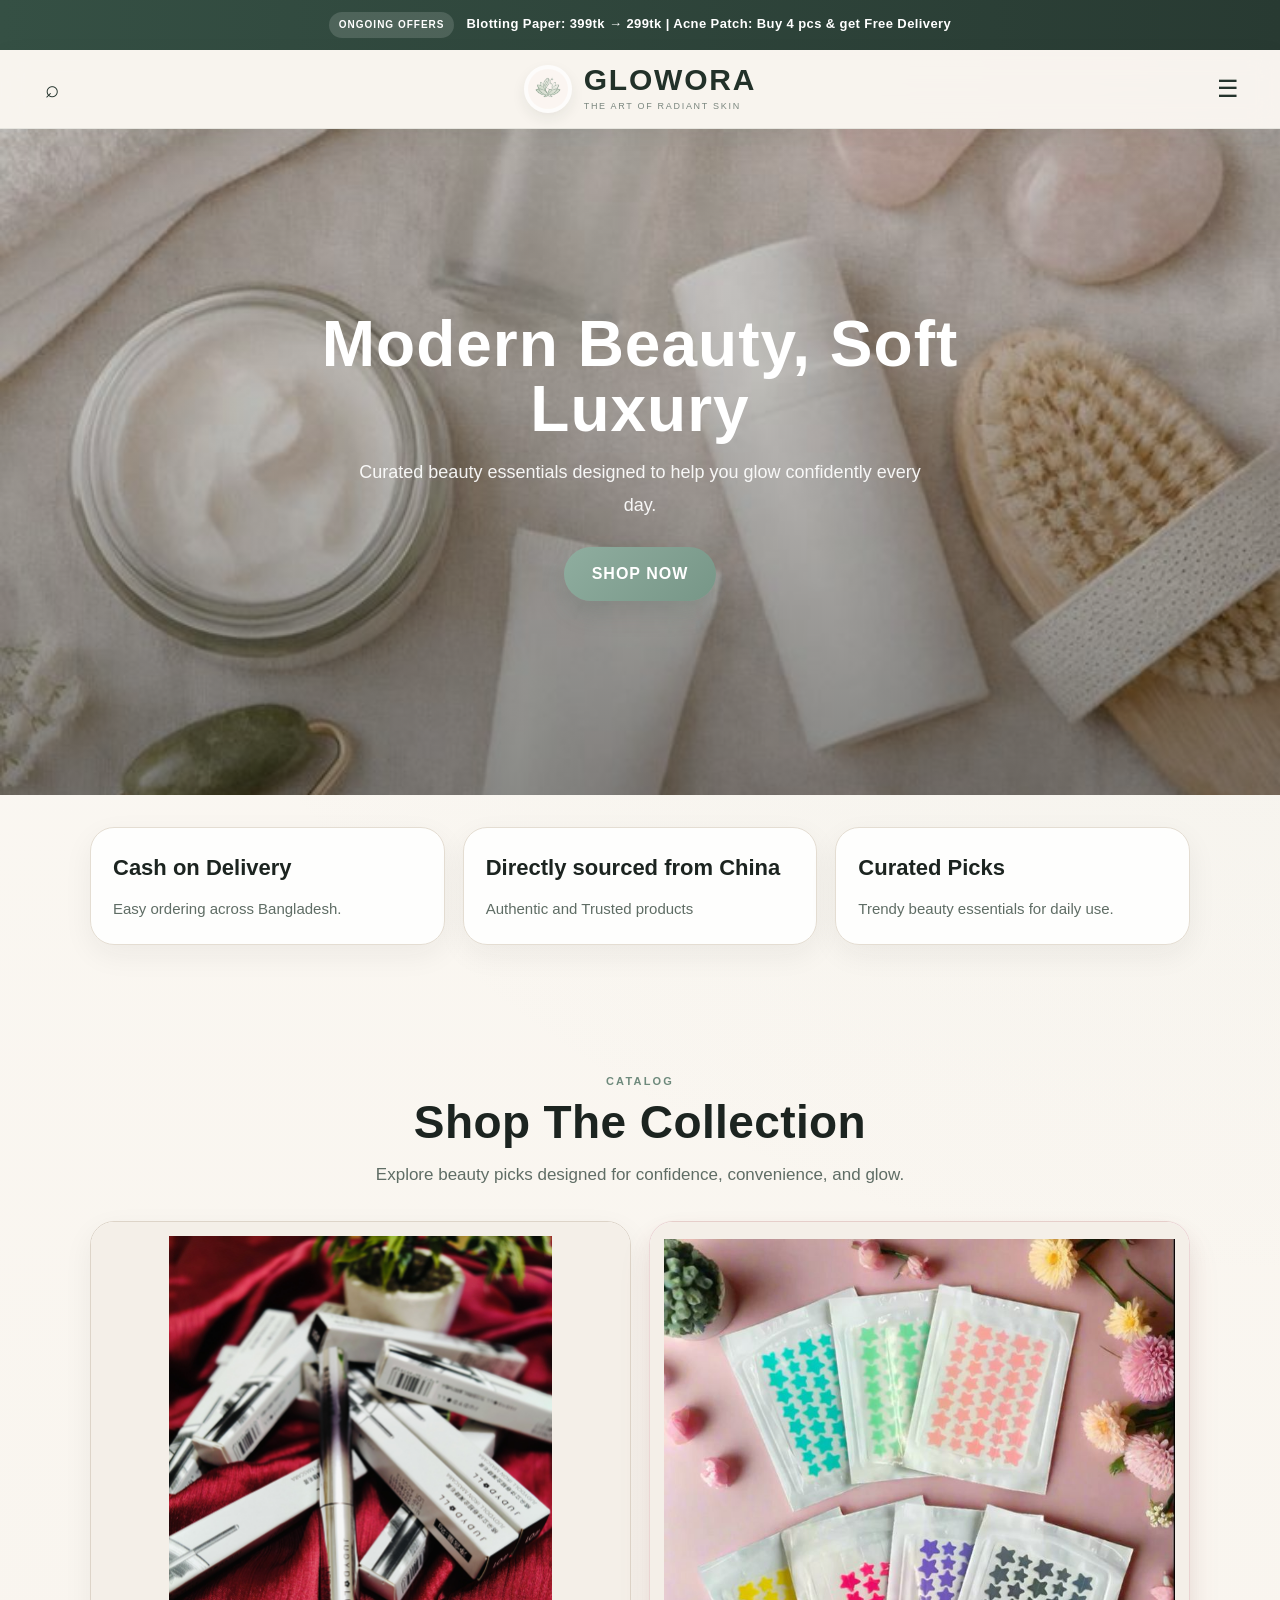
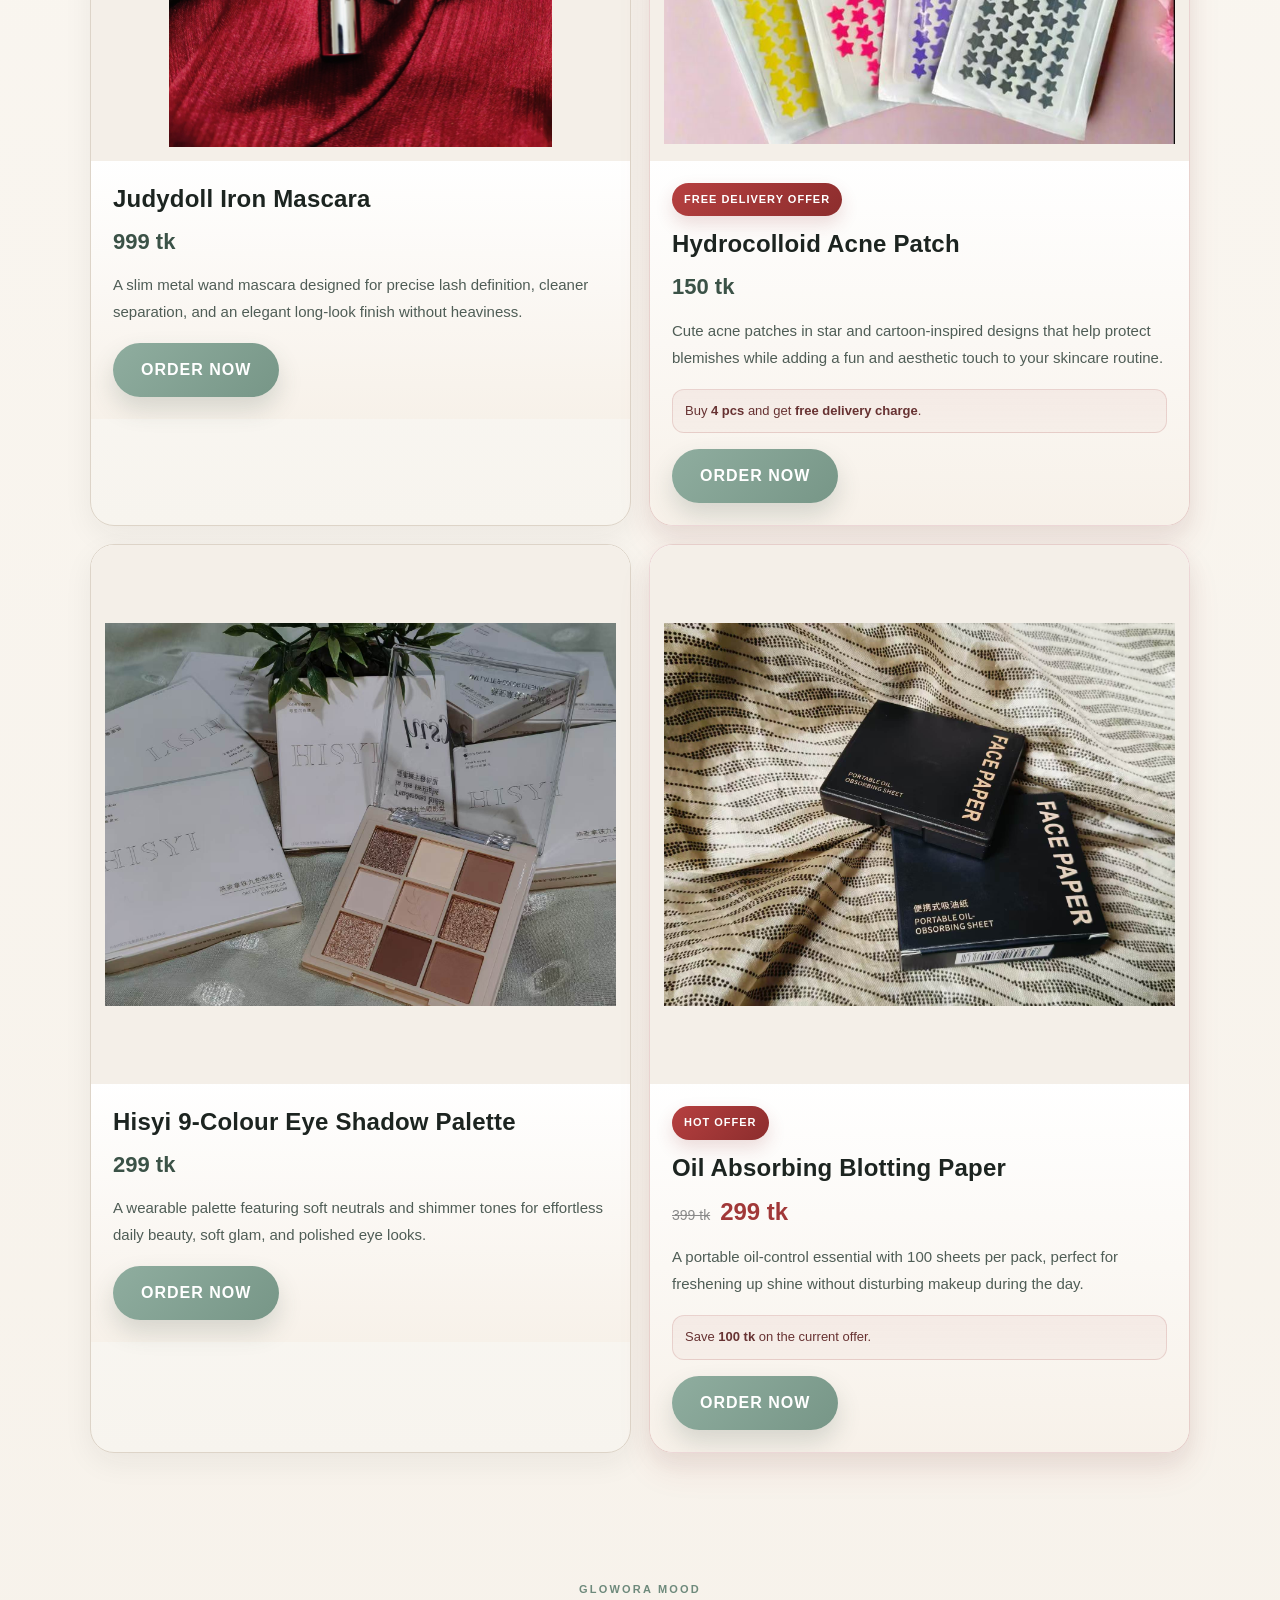
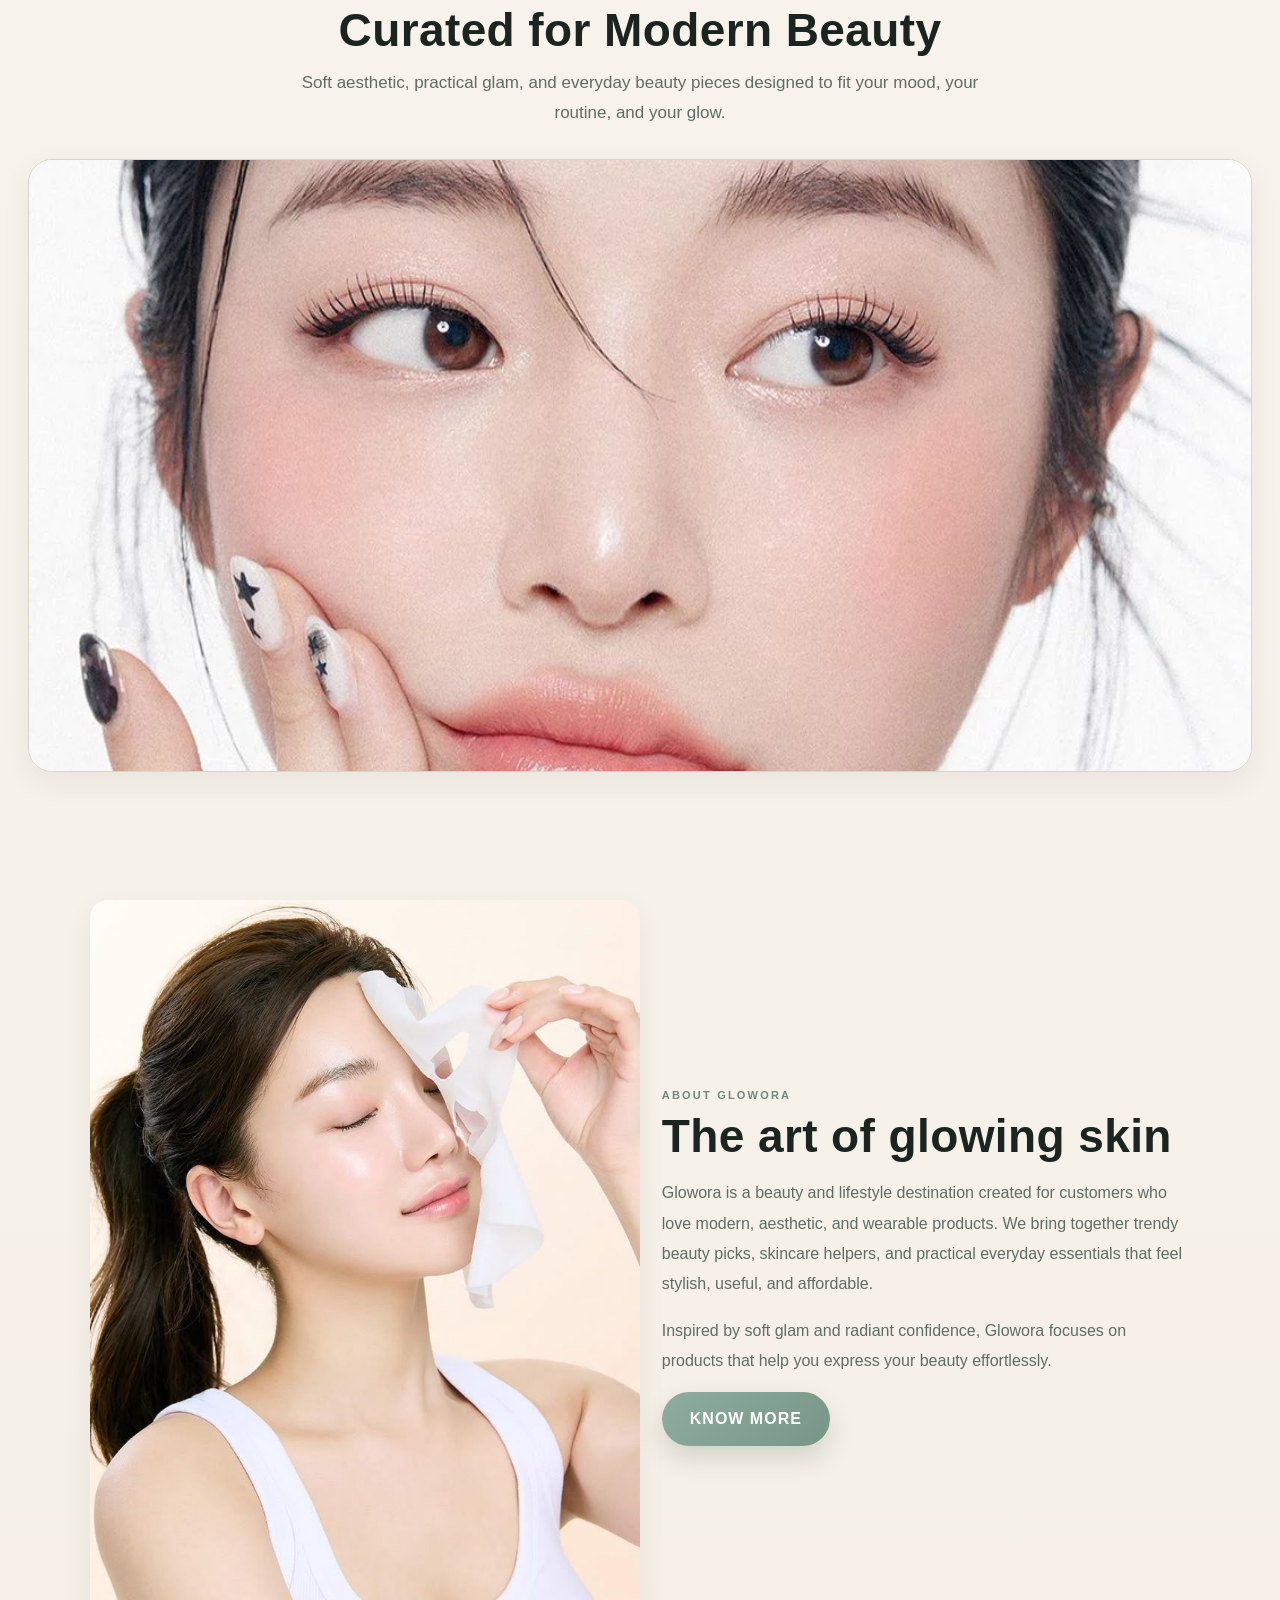
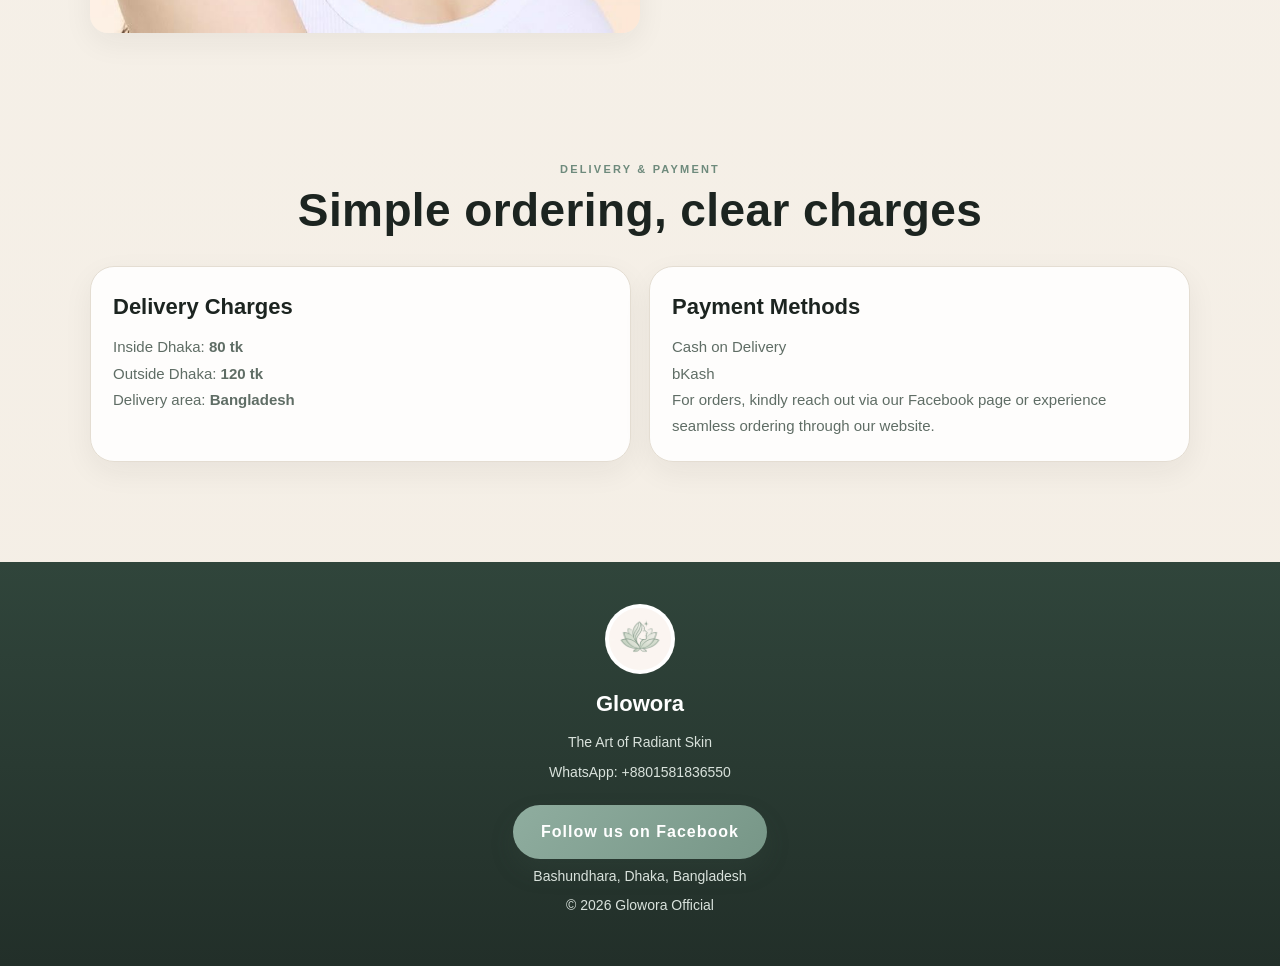
<file: index.html>
<!DOCTYPE html>
<html lang="en">
<head>
  <meta charset="UTF-8">
  <meta name="viewport" content="width=device-width, initial-scale=1.0">
  <title>Glowora</title>
  <link rel="stylesheet" href="style.css">
  <!-- Meta Pixel Code -->
<script>
!function(f,b,e,v,n,t,s)
{if(f.fbq)return;n=f.fbq=function(){n.callMethod?
n.callMethod.apply(n,arguments):n.queue.push(arguments)};
if(!f._fbq)f._fbq=n;n.push=n;n.loaded=!0;n.version='2.0';
n.queue=[];t=b.createElement(e);t.async=!0;
t.src=v;s=b.getElementsByTagName(e)[0];
s.parentNode.insertBefore(t,s)}(window,document,'script',
'https://connect.facebook.net/en_US/fbevents.js'); 
fbq('init', '1849854712344948'); 
fbq('track', 'PageView');
</script>
<noscript> 
<img height="1" width="1" 
src="https://www.facebook.com/tr?id=1849854712344948&ev=PageView
&noscript=1"/>
</noscript>
<!-- End Meta Pixel Code -->
</head>
<body>
  
<div class="top-bar">
  <span class="offer-badge">ONGOING OFFERS</span>
  <span class="offer-text">Blotting Paper: <strong>399tk</strong> → <strong>299tk</strong> | Acne Patch: Buy 4 pcs & get <strong>Free Delivery</strong></span>
</div>

<header class="header">
  <button class="header-side icon-btn" id="searchToggle" aria-label="Open search">⌕</button>

  <div class="brand">
    <img src="images/logo.png" alt="Glowora logo">
    <div class="brand-text">
      <div class="brand-name">GLOWORA</div>
      <div class="brand-tagline">The Art of Radiant Skin</div>
    </div>
  </div>

  <button class="header-side icon-btn" id="menuToggle" aria-label="Open menu">☰</button>
</header>

<div id="searchDrawer" class="search-drawer hidden">
  <input type="text" placeholder="Search products...">
</div>

<nav id="mobileMenu" class="mobile-menu hidden">
  <a href=" ">Shop</a>
  <a href="#about">About</a>
  <a href="#delivery">Delivery</a>
  <a href="https://wa.me/8801581836550" target="_blank" rel="noopener noreferrer">Order on WhatsApp</a>
</nav>

<section class="hero">

  <div class="slide active">
    <img src="images/hero-1.jpg" class="bg-img" alt="Glowora hero image 1">
    <div class="overlay"></div>
    <div class="content">
      <h1>Modern Beauty, Soft Luxury</h1>
      <p>Curated beauty essentials designed to help you glow confidently every day.</p>
      <a href="#catalog" class="btn">SHOP NOW</a>
    </div>
  </div>

  <div class="slide">
    <img src="images/hero-2.png" class="bg-img" alt="Glowora hero image 2">
    <div class="overlay"></div>
    <div class="content">
      <h1>Radiant Skin Essentials</h1>
      <p>Trendy skincare & beauty picks for your glow.</p>
      <a href="#catalog" class="btn">SHOP NOW</a>
    </div>
  </div>

  <div class="slide">
    <img src="images/hero-3.png" class="bg-img" alt="Glowora hero image 3">
    <div class="overlay"></div>
    <div class="content">
      <h1>Soft Glam Collection</h1>
      <p>Elegant beauty for everyday confidence.</p>
      <a href="#catalog" class="btn">SHOP NOW</a>
    </div>
  </div>

</section>

<section class="section">
  <div class="cards three">
    <div class="info-card">
      <h3>Cash on Delivery</h3>
      <p>Easy ordering across Bangladesh.</p>
    </div>
    <div class="info-card">
      <h3>Directly sourced from China</h3>
      <p>Authentic and Trusted products</p>
    </div>
    <div class="info-card">
      <h3>Curated Picks</h3>
      <p>Trendy beauty essentials for daily use.</p>
    </div>
  </div>
</section>

<section class="section" id="catalog">
  <div class="section-title">
    <small>Catalog</small>
    <h2>Shop The Collection</h2>
    <p>Explore beauty picks designed for confidence, convenience, and glow.</p>
  </div>

  <div class="cards two">
    <article class="product-card">
      <img src="images/mascara.png" alt="Judydoll Iron Mascara">
      <div class="product-content">
        <h3>Judydoll Iron Mascara</h3>
        <div class="price">999 tk</div>
        <p>
          A slim metal wand mascara designed for precise lash definition,
          cleaner separation, and an elegant long-look finish without heaviness.
        </p>
        <a href="mascara.html" class="btn">ORDER NOW</a>
      </div>
    </article>
      
    <article class="product-card featured-offer">
      <img src="images/acne-patch.png" alt="Hydrocolloid Acne Patch">
      <div class="product-content">
        <div class="product-offer-tag">FREE DELIVERY OFFER</div>
        <h3>Hydrocolloid Acne Patch</h3>
        <div class="price">150 tk</div>
        <p>
          Cute acne patches in star and cartoon-inspired designs that help protect
          blemishes while adding a fun and aesthetic touch to your skincare routine.
        </p>
        <div class="special-offer-box">
          Buy <strong>4 pcs</strong> and get <strong>free delivery charge</strong>.
        </div>
        <a href="acne-patch.html" class="btn">ORDER NOW</a>
      </div>
    </article>
      
    <article class="product-card">
      <img src="images/eyeshadow.png" alt="Hisyi 9-Colour Eye Shadow Palette">
      <div class="product-content">
        <h3>Hisyi 9-Colour Eye Shadow Palette</h3>
        <div class="price">299 tk</div>
        <p>
          A wearable palette featuring soft neutrals and shimmer tones for effortless
          daily beauty, soft glam, and polished eye looks.
        </p>
        <a href="eyeshadow.html" class="btn">ORDER NOW</a>
      </div>
    </article>

    <article class="product-card featured-offer">
      <img src="images/blotting-paper1.png" alt="Oil Absorbing Blotting Paper">
      <div class="product-content">
        <div class="product-offer-tag">HOT OFFER</div>
        <h3>Oil Absorbing Blotting Paper</h3>
        <div class="price price-highlight">
          <span class="old-price">399 tk</span>
          <span class="new-price">299 tk</span>
        </div>
        <p>
          A portable oil-control essential with 100 sheets per pack, perfect for
          freshening up shine without disturbing makeup during the day.
        </p>
        <div class="special-offer-box">
          Save <strong>100 tk</strong> on the current offer.
        </div>
        <a href="blotting-paper.html" class="btn">ORDER NOW</a>
      </div>
    </article>
  </div>
</section>

<section class="section">
  <div class="section-title">
    <small>Glowora Mood</small>
    <h2>Curated for Modern Beauty</h2>
    <p>
      Soft aesthetic, practical glam, and everyday beauty pieces designed to fit your mood,
      your routine, and your glow.
    </p>
  </div>

  <div class="product-card banner-card">
    <img src="images/editorial-1.jpg" alt="Glowora editorial image">
  </div>
</section>

<section class="section" id="about">
  <div class="about">
    <img src="images/about.jpg" alt="Glowora beauty image">

    <div>
      <div class="section-title about-title">
        <small>About Glowora</small>
        <h2>The art of glowing skin</h2>
      </div>

      <p class="about-text-paragraph">
        Glowora is a beauty and lifestyle destination created for customers who love modern,
        aesthetic, and wearable products. We bring together trendy beauty picks, skincare helpers,
        and practical everyday essentials that feel stylish, useful, and affordable.
      </p>

      <p class="about-text-paragraph">
        Inspired by soft glam and radiant confidence, Glowora focuses on products that help you
        express your beauty effortlessly.
      </p>

      <a href="know-more.html" class="btn">KNOW MORE</a>
    </div>
  </div>
</section>

<section class="section" id="delivery">
  <div class="section-title">
    <small>Delivery & Payment</small>
    <h2>Simple ordering, clear charges</h2>
  </div>

  <div class="cards two">
    <div class="info-card">
      <h3>Delivery Charges</h3>
      <p>Inside Dhaka: <strong>80 tk</strong></p>
      <p>Outside Dhaka: <strong>120 tk</strong></p>
      <p>Delivery area: <strong>Bangladesh</strong></p>
    </div>

    <div class="info-card">
      <h3>Payment Methods</h3>
      <p>Cash on Delivery</p>
      <p>bKash</p>
      <p>For orders, kindly reach out via our Facebook page or experience seamless ordering through our website.</p>
    </div>
  </div>
</section>

<footer class="footer">
  <img src="images/logo.png" alt="Glowora logo">
  <h3>Glowora</h3>
  <p>The Art of Radiant Skin</p>
  <p>WhatsApp: +8801581836550</p>

  <a href="https://www.facebook.com/profile.php?id=61587342929671" target="_blank" rel="noopener noreferrer" class="btn">
    Follow us on Facebook
  </a>

  <p>Bashundhara, Dhaka, Bangladesh</p>
  <p>&copy; 2026 Glowora Official</p>
</footer>

<script src="script.js"></script>
</body>
</html>
</file>
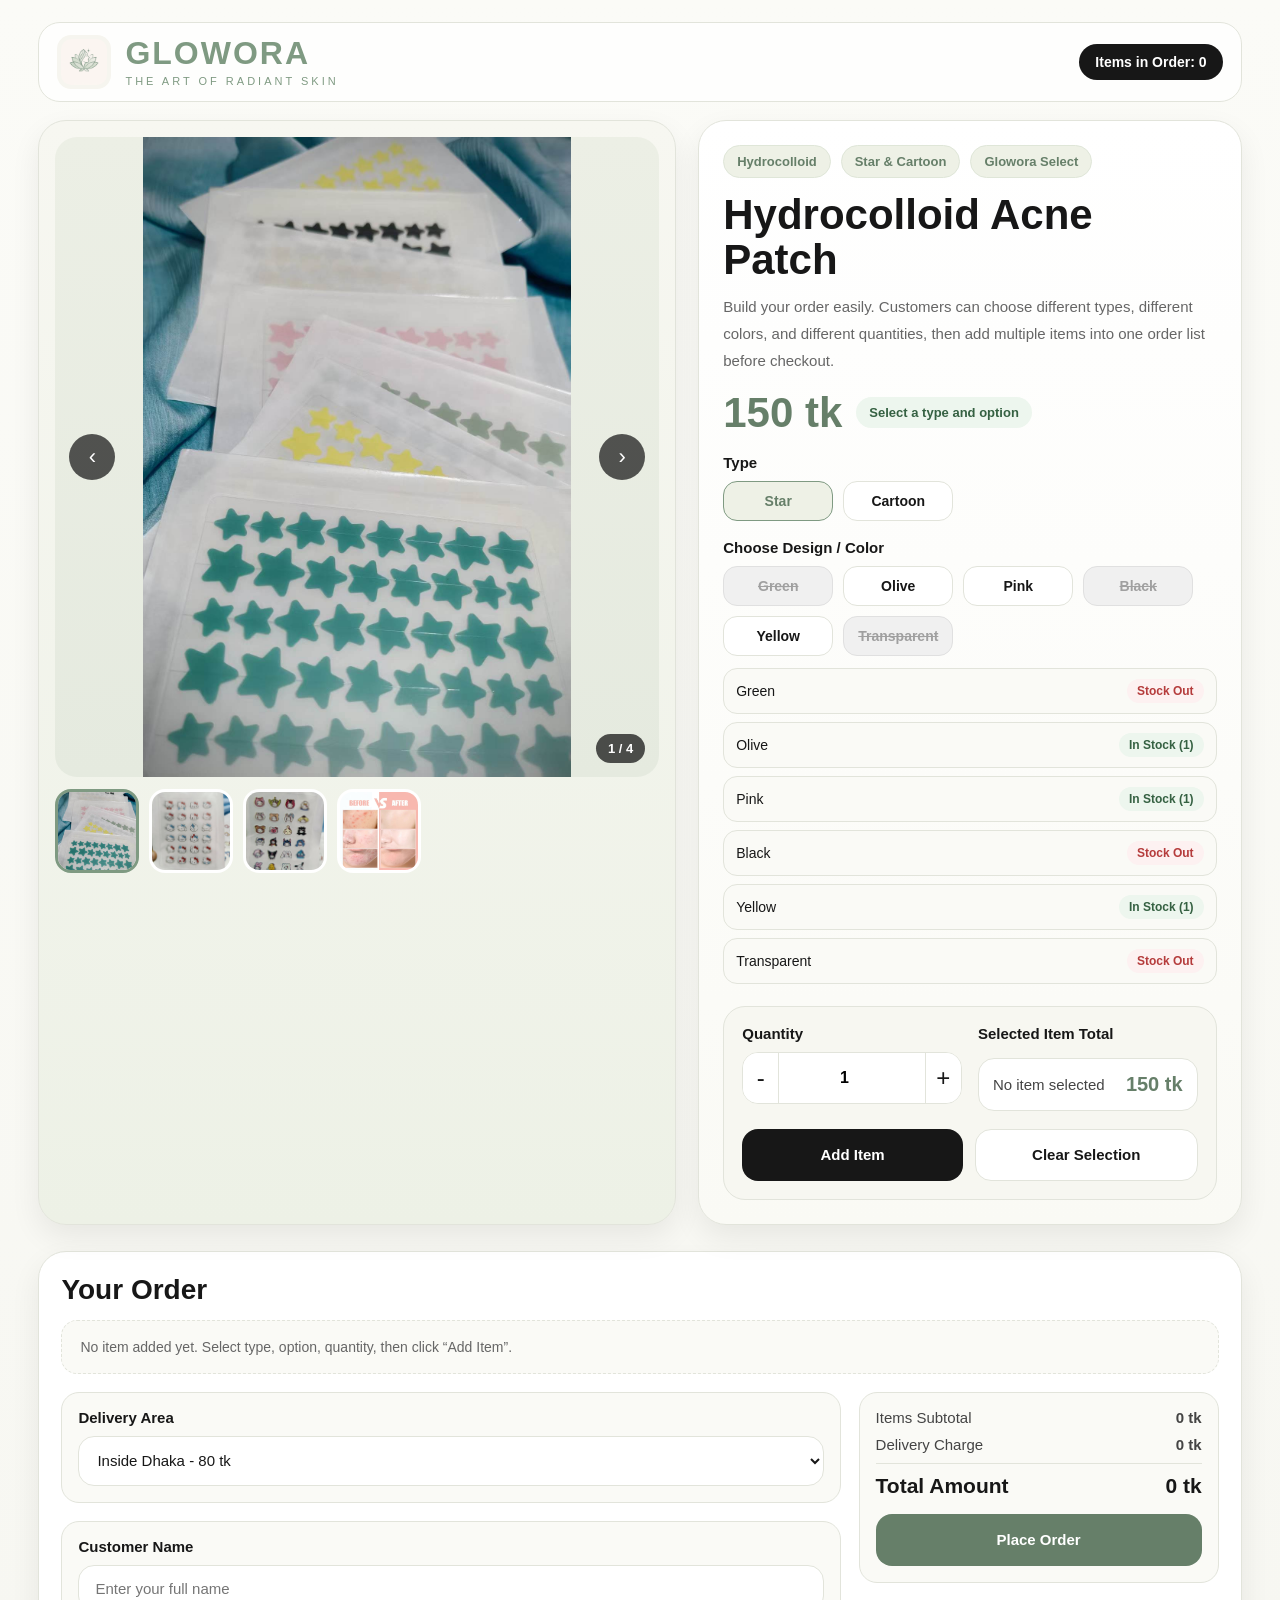
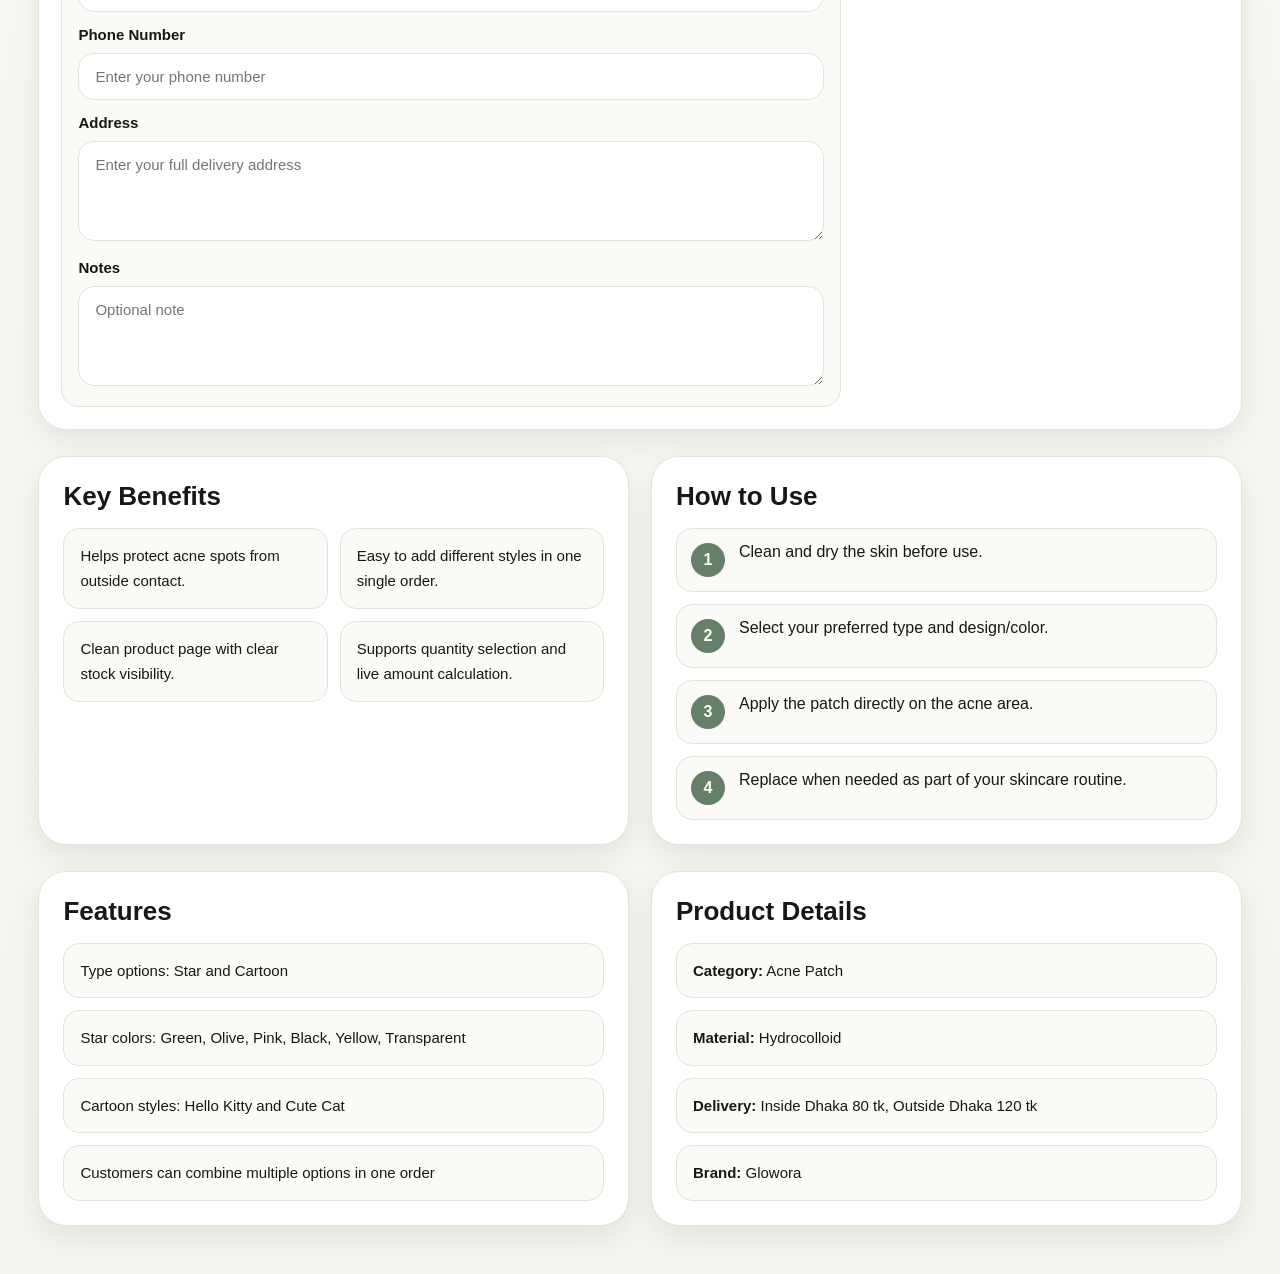
<file: acne-patch (2).html>
<!DOCTYPE html>
<html lang="en">
<head>
  <meta charset="UTF-8" />
  <meta name="viewport" content="width=device-width, initial-scale=1.0" />
  <title>Glowora | Hydrocolloid Acne Patch</title>
  <style>
    * {
      box-sizing: border-box;
      margin: 0;
      padding: 0;
    }

    :root {
      --sage-1: #f6f5ef;
      --sage-2: #eef1e6;
      --sage-3: #dfe6d8;
      --sage-4: #a8bea9;
      --sage-5: #7f9a82;
      --sage-6: #667f69;
      --black: #171717;
      --gray: #666;
      --border: #e2e4db;
      --white: #ffffff;
      --danger: #b53c3c;
      --success: #356142;
      --warning: #9c6a19;
      --shadow: 0 12px 30px rgba(0, 0, 0, 0.07);
    }

    body {
      font-family: Arial, sans-serif;
      background: linear-gradient(180deg, #fbfbf7 0%, #f4f4ee 100%);
      color: var(--black);
    }

    img {
      display: block;
      max-width: 100%;
    }

    button,
    select,
    input,
    textarea {
      font-family: inherit;
    }

    .container {
      width: 94%;
      max-width: 1320px;
      margin: 22px auto 48px;
    }

    .topbar {
      display: flex;
      justify-content: space-between;
      align-items: center;
      gap: 20px;
      margin-bottom: 18px;
      background: rgba(255,255,255,0.75);
      border: 1px solid var(--border);
      border-radius: 22px;
      padding: 12px 18px;
      backdrop-filter: blur(8px);
    }

    .brand-wrap {
      display: flex;
      align-items: center;
      gap: 14px;
    }

    .brand-wrap img {
      width: 54px;
      height: 54px;
      object-fit: contain;
      border-radius: 14px;
      background: var(--sage-1);
      padding: 4px;
    }

    .brand-text h1 {
      font-size: 32px;
      letter-spacing: 2px;
      color: var(--sage-5);
      line-height: 1;
      font-weight: 700;
    }

    .brand-text p {
      font-size: 11px;
      letter-spacing: 3px;
      color: var(--sage-5);
      margin-top: 6px;
      text-transform: uppercase;
    }

    .cart-pill {
      background: var(--black);
      color: white;
      padding: 10px 16px;
      border-radius: 999px;
      font-size: 14px;
      font-weight: bold;
      white-space: nowrap;
    }

    .hero {
      display: grid;
      grid-template-columns: 1.08fr 0.92fr;
      gap: 22px;
      align-items: stretch;
    }

    .gallery-card,
    .product-card,
    .section-card,
    .order-card {
      background: var(--white);
      border: 1px solid var(--border);
      border-radius: 28px;
      box-shadow: var(--shadow);
    }

    .gallery-card {
      padding: 16px;
      display: flex;
      flex-direction: column;
      gap: 12px;
      background: linear-gradient(180deg, #f7f7f1 0%, #edf1e6 100%);
    }

    .slider {
      position: relative;
      overflow: hidden;
      border-radius: 22px;
      background: linear-gradient(180deg, #ecefe5 0%, #e5eadf 100%);
      height: 640px;
      min-height: 640px;
      display: flex;
      align-items: center;
      justify-content: center;
    }

    .slider img {
      width: 100%;
      height: 100%;
      object-fit: contain;
      background: transparent;
    }

    .slider-btn {
      position: absolute;
      top: 50%;
      transform: translateY(-50%);
      width: 46px;
      height: 46px;
      border: none;
      border-radius: 50%;
      background: rgba(23, 23, 23, 0.72);
      color: white;
      font-size: 22px;
      cursor: pointer;
      z-index: 2;
    }

    .slider-btn.left {
      left: 14px;
    }

    .slider-btn.right {
      right: 14px;
    }

    .slide-count {
      position: absolute;
      right: 14px;
      bottom: 14px;
      background: rgba(23, 23, 23, 0.75);
      color: white;
      border-radius: 999px;
      padding: 7px 12px;
      font-size: 13px;
      font-weight: bold;
    }

    .thumbs {
      display: flex;
      gap: 10px;
      overflow-x: auto;
      padding-bottom: 2px;
    }

    .thumb {
      width: 84px;
      height: 84px;
      object-fit: cover;
      border-radius: 16px;
      border: 3px solid transparent;
      cursor: pointer;
      flex-shrink: 0;
      background: var(--white);
    }

    .thumb.active {
      border-color: var(--sage-5);
    }

    .product-card {
      padding: 24px;
      background: linear-gradient(180deg, #ffffff 0%, #fafaf5 100%);
    }

    .tag-row {
      display: flex;
      flex-wrap: wrap;
      gap: 10px;
      margin-bottom: 14px;
    }

    .tag {
      background: var(--sage-2);
      border: 1px solid var(--sage-3);
      color: var(--sage-6);
      padding: 8px 13px;
      border-radius: 999px;
      font-size: 13px;
      font-weight: bold;
    }

    .title {
      font-size: 42px;
      line-height: 1.08;
      margin-bottom: 10px;
    }

    .subtitle {
      color: var(--gray);
      font-size: 15px;
      line-height: 1.8;
      margin-bottom: 18px;
    }

    .price-row {
      display: flex;
      align-items: center;
      flex-wrap: wrap;
      gap: 14px;
      margin-bottom: 20px;
    }

    .price {
      font-size: 42px;
      line-height: 1;
      font-weight: 800;
      color: var(--sage-6);
    }

    .status-chip {
      padding: 8px 13px;
      border-radius: 999px;
      font-size: 13px;
      font-weight: bold;
    }

    .status-ok {
      background: #edf6ee;
      color: var(--success);
    }

    .status-low {
      background: #fff8ea;
      color: var(--warning);
      display: none;
    }

    .label {
      display: block;
      font-size: 15px;
      font-weight: 700;
      margin-bottom: 10px;
    }

    .form-block {
      margin-top: 18px;
    }

    .option-grid {
      display: flex;
      flex-wrap: wrap;
      gap: 10px;
    }

    .option-btn {
      min-width: 110px;
      border: 1px solid var(--border);
      background: var(--white);
      color: var(--black);
      padding: 11px 14px;
      border-radius: 14px;
      cursor: pointer;
      font-size: 14px;
      font-weight: 700;
      transition: 0.2s;
    }

    .option-btn:hover {
      border-color: var(--sage-5);
      color: var(--sage-6);
    }

    .option-btn.active {
      background: var(--sage-2);
      border-color: var(--sage-5);
      color: var(--sage-6);
    }

    .option-btn.disabled {
      background: #f0f0f0;
      color: #a0a0a0;
      border-color: #e0e0e0;
      cursor: not-allowed;
      text-decoration: line-through;
    }

    .stock-list {
      margin-top: 12px;
      display: grid;
      gap: 8px;
    }

    .stock-item {
      display: flex;
      justify-content: space-between;
      align-items: center;
      gap: 12px;
      background: #fafaf6;
      border: 1px solid var(--border);
      border-radius: 14px;
      padding: 10px 12px;
      font-size: 14px;
    }

    .stock-badge {
      padding: 5px 10px;
      border-radius: 999px;
      font-size: 12px;
      font-weight: bold;
      white-space: nowrap;
    }

    .in-stock {
      background: #edf6ee;
      color: var(--success);
    }

    .out-stock {
      background: #fdf1f1;
      color: var(--danger);
    }

    .selector-box {
      margin-top: 22px;
      background: #f7f7f1;
      border: 1px solid var(--border);
      border-radius: 22px;
      padding: 18px;
    }

    .inline-grid {
      display: grid;
      grid-template-columns: 1fr 1fr;
      gap: 16px;
    }

    .qty-box {
      display: flex;
      align-items: center;
      border: 1px solid var(--border);
      border-radius: 16px;
      overflow: hidden;
      background: var(--white);
      max-width: 220px;
    }

    .qty-box button {
      width: 52px;
      height: 50px;
      border: none;
      background: var(--white);
      font-size: 24px;
      cursor: pointer;
      color: var(--black);
    }

    .qty-box input {
      width: 100%;
      height: 50px;
      border: none;
      border-left: 1px solid var(--border);
      border-right: 1px solid var(--border);
      text-align: center;
      font-size: 16px;
      font-weight: 700;
      outline: none;
    }

    select,
    input[type="text"],
    textarea {
      width: 100%;
      border: 1px solid var(--border);
      border-radius: 16px;
      padding: 14px 16px;
      font-size: 15px;
      background: var(--white);
      outline: none;
      color: var(--black);
    }

    select {
      height: 50px;
      padding: 0 14px;
    }

    textarea {
      min-height: 100px;
      resize: vertical;
    }

    input[type="text"]:focus,
    textarea:focus,
    select:focus {
      border-color: var(--sage-5);
    }

    .mini-total {
      margin-top: 16px;
      background: var(--white);
      border: 1px solid var(--border);
      border-radius: 16px;
      padding: 14px;
      font-size: 15px;
      color: #444;
      display: flex;
      justify-content: space-between;
      gap: 15px;
      align-items: center;
    }

    .mini-total strong {
      color: var(--sage-6);
      font-size: 20px;
    }

    .actions {
      margin-top: 18px;
      display: flex;
      gap: 12px;
      flex-wrap: wrap;
    }

    .btn {
      flex: 1;
      min-width: 150px;
      height: 52px;
      border: none;
      border-radius: 16px;
      font-size: 15px;
      font-weight: 800;
      cursor: pointer;
      transition: 0.2s;
    }

    .btn-dark {
      background: var(--black);
      color: white;
    }

    .btn-olive {
      background: var(--sage-6);
      color: white;
    }

    .btn-light {
      background: var(--white);
      color: var(--black);
      border: 1px solid var(--border);
    }

    .btn:hover {
      transform: translateY(-1px);
    }

    .btn:disabled {
      opacity: 0.7;
      cursor: not-allowed;
      transform: none;
    }

    .message {
      margin-top: 14px;
      padding: 14px 16px;
      border-radius: 14px;
      font-size: 14px;
      font-weight: 700;
      display: none;
      white-space: pre-line;
    }

    .message.success {
      display: block;
      background: #edf6ee;
      color: var(--success);
      border: 1px solid #cfe6d3;
    }

    .message.error {
      display: block;
      background: #fdf1f1;
      color: var(--danger);
      border: 1px solid #f1d0d0;
    }

    .order-card {
      margin-top: 26px;
      padding: 22px;
    }

    .order-card h2 {
      font-size: 28px;
      margin-bottom: 14px;
    }

    .cart-list {
      display: grid;
      gap: 10px;
    }

    .cart-item {
      display: grid;
      grid-template-columns: 1.4fr 0.8fr 0.8fr 0.6fr 0.6fr auto;
      gap: 12px;
      align-items: center;
      background: #fafaf6;
      border: 1px solid var(--border);
      border-radius: 16px;
      padding: 12px;
      font-size: 14px;
    }

    .cart-item strong {
      color: var(--black);
    }

    .remove-btn {
      background: transparent;
      border: 1px solid #e2d6d6;
      color: var(--danger);
      border-radius: 12px;
      padding: 8px 10px;
      cursor: pointer;
      font-size: 13px;
      font-weight: bold;
    }

    .cart-empty {
      background: #fafaf6;
      border: 1px dashed var(--border);
      border-radius: 16px;
      padding: 18px;
      color: var(--gray);
      font-size: 14px;
    }

    .summary-panel {
      margin-top: 18px;
      display: grid;
      grid-template-columns: 1fr 360px;
      gap: 18px;
      align-items: start;
    }

    .delivery-box,
    .total-box {
      background: #fafaf6;
      border: 1px solid var(--border);
      border-radius: 18px;
      padding: 16px;
    }

    .summary-line {
      display: flex;
      justify-content: space-between;
      gap: 15px;
      margin-bottom: 10px;
      font-size: 15px;
      color: #444;
    }

    .summary-line.total {
      padding-top: 10px;
      border-top: 1px solid var(--border);
      font-size: 21px;
      font-weight: 800;
      color: var(--black);
      margin-bottom: 0;
    }

    .content-grid {
      margin-top: 26px;
      display: grid;
      grid-template-columns: 1fr 1fr;
      gap: 22px;
    }

    .section-card {
      padding: 24px;
    }

    .section-card h2 {
      font-size: 26px;
      margin-bottom: 16px;
    }

    .benefit-grid {
      display: grid;
      grid-template-columns: 1fr 1fr;
      gap: 12px;
    }

    .benefit-item,
    .feature-item,
    .detail-item {
      background: #fafaf6;
      border: 1px solid var(--border);
      border-radius: 16px;
      padding: 14px 16px;
      font-size: 15px;
      line-height: 1.7;
    }

    .steps {
      display: grid;
      gap: 12px;
    }

    .step {
      display: flex;
      gap: 14px;
      align-items: flex-start;
      background: #fafaf6;
      border: 1px solid var(--border);
      border-radius: 16px;
      padding: 14px;
    }

    .step-no {
      width: 34px;
      height: 34px;
      border-radius: 50%;
      background: var(--sage-6);
      color: white;
      display: flex;
      align-items: center;
      justify-content: center;
      font-weight: bold;
      flex-shrink: 0;
    }

    @media (max-width: 1100px) {
      .hero,
      .summary-panel,
      .content-grid {
        grid-template-columns: 1fr;
      }

      .slider {
        height: 460px;
        min-height: 460px;
      }

      .cart-item {
        grid-template-columns: 1fr 1fr;
      }
    }

    @media (max-width: 700px) {
      .topbar {
        flex-direction: column;
        align-items: flex-start;
      }

      .brand-text h1 {
        font-size: 26px;
      }

      .title {
        font-size: 32px;
      }

      .price {
        font-size: 34px;
      }

      .slider {
        height: 320px;
        min-height: 320px;
      }

      .thumb {
        width: 72px;
        height: 72px;
      }

      .inline-grid,
      .benefit-grid {
        grid-template-columns: 1fr;
      }

      .actions {
        flex-direction: column;
      }

      .cart-item {
        grid-template-columns: 1fr;
      }
    }
  </style>
</head>
<body>
  <div class="container">

    <div class="topbar">
      <div class="brand-wrap">
        <img src="images/glowora-logo.png" alt="Glowora Logo">
        <div class="brand-text">
          <h1>GLOWORA</h1>
          <p>The Art of Radiant Skin</p>
        </div>
      </div>
      <div class="cart-pill" id="cartCount">Items in Order: 0</div>
    </div>

    <section class="hero">
      <div class="gallery-card">
        <div class="slider" id="sliderArea">
          <button class="slider-btn left" type="button" onclick="prevSlide()">‹</button>
          <img id="mainImage" src="images/acne-patch-main.jpg" alt="Hydrocolloid Acne Patch">
          <button class="slider-btn right" type="button" onclick="nextSlide()">›</button>
          <div class="slide-count" id="slideCount">1 / 4</div>
        </div>

        <div class="thumbs">
          <img src="images/acne-patch-main.jpg" class="thumb active" onclick="showSlide(0)" alt="Star Patch">
          <img src="images/acne-patch-2.jpg" class="thumb" onclick="showSlide(1)" alt="Hello Kitty">
          <img src="images/acne-patch-3.jpg" class="thumb" onclick="showSlide(2)" alt="Cute Cat">
          <img src="images/acne-patch-4.jpg" class="thumb" onclick="showSlide(3)" alt="Extra">
        </div>
      </div>

      <div class="product-card">
        <div class="tag-row">
          <div class="tag">Hydrocolloid</div>
          <div class="tag">Star & Cartoon</div>
          <div class="tag">Glowora Select</div>
        </div>

        <h1 class="title">Hydrocolloid Acne Patch</h1>

        <p class="subtitle">
          Build your order easily. Customers can choose different types, different colors, and different quantities,
          then add multiple items into one order list before checkout.
        </p>

        <div class="price-row">
          <div class="price">150 tk</div>
          <div class="status-chip status-ok" id="statusChip">Select a type and option</div>
          <div class="status-chip status-low" id="lowStockChip">Low Stock</div>
        </div>

        <div class="form-block">
          <label class="label">Type</label>
          <div class="option-grid" id="typeButtons">
            <button class="option-btn active" data-type="star" type="button" onclick="selectType('star')">Star</button>
            <button class="option-btn" data-type="cartoon" type="button" onclick="selectType('cartoon')">Cartoon</button>
          </div>
        </div>

        <div class="form-block">
          <label class="label">Choose Design / Color</label>
          <div class="option-grid" id="variantButtons"></div>
          <div class="stock-list" id="stockList"></div>
        </div>

        <div class="selector-box">
          <div class="inline-grid">
            <div>
              <label class="label">Quantity</label>
              <div class="qty-box">
                <button type="button" onclick="decreaseQty()">-</button>
                <input type="number" id="qty" value="1" min="1" onchange="updateSelectedPreview()">
                <button type="button" onclick="increaseQty()">+</button>
              </div>
            </div>

            <div>
              <label class="label">Selected Item Total</label>
              <div class="mini-total">
                <span id="selectedPreviewText">No item selected</span>
                <strong id="selectedItemTotal">150 tk</strong>
              </div>
            </div>
          </div>

          <div class="actions">
            <button class="btn btn-dark" type="button" onclick="addItemToOrder()">Add Item</button>
            <button class="btn btn-light" type="button" onclick="clearSelection()">Clear Selection</button>
          </div>
        </div>

        <div id="messageBox" class="message"></div>
      </div>
    </section>

    <section class="order-card">
      <h2>Your Order</h2>

      <div id="cartList" class="cart-list">
        <div class="cart-empty">No item added yet. Select type, option, quantity, then click “Add Item”.</div>
      </div>

      <div class="summary-panel">
        <div>
          <div class="delivery-box">
            <label class="label">Delivery Area</label>
            <select id="deliveryArea" onchange="updateOrderSummary()">
              <option value="80">Inside Dhaka - 80 tk</option>
              <option value="120">Outside Dhaka - 120 tk</option>
            </select>
          </div>

          <div class="delivery-box" style="margin-top:18px;">
            <label class="label">Customer Name</label>
            <input type="text" id="customerName" placeholder="Enter your full name">

            <label class="label" style="margin-top:14px;">Phone Number</label>
            <input type="text" id="customerPhone" placeholder="Enter your phone number">

            <label class="label" style="margin-top:14px;">Address</label>
            <textarea id="customerAddress" placeholder="Enter your full delivery address"></textarea>

            <label class="label" style="margin-top:14px;">Notes</label>
            <textarea id="customerNotes" placeholder="Optional note"></textarea>
          </div>
        </div>

        <div class="total-box">
          <div class="summary-line">
            <span>Items Subtotal</span>
            <strong id="itemsSubtotal">0 tk</strong>
          </div>
          <div class="summary-line">
            <span>Delivery Charge</span>
            <strong id="deliveryCharge">0 tk</strong>
          </div>
          <div class="summary-line total">
            <span>Total Amount</span>
            <strong id="grandTotal">0 tk</strong>
          </div>

          <div class="actions" style="margin-top:16px;">
            <button class="btn btn-olive" id="submitBtn" type="button" onclick="submitOrder()">Place Order</button>
          </div>
        </div>
      </div>
    </section>

    <div class="content-grid">
      <div class="section-card">
        <h2>Key Benefits</h2>
        <div class="benefit-grid">
          <div class="benefit-item">Helps protect acne spots from outside contact.</div>
          <div class="benefit-item">Easy to add different styles in one single order.</div>
          <div class="benefit-item">Clean product page with clear stock visibility.</div>
          <div class="benefit-item">Supports quantity selection and live amount calculation.</div>
        </div>
      </div>

      <div class="section-card">
        <h2>How to Use</h2>
        <div class="steps">
          <div class="step">
            <div class="step-no">1</div>
            <div>Clean and dry the skin before use.</div>
          </div>
          <div class="step">
            <div class="step-no">2</div>
            <div>Select your preferred type and design/color.</div>
          </div>
          <div class="step">
            <div class="step-no">3</div>
            <div>Apply the patch directly on the acne area.</div>
          </div>
          <div class="step">
            <div class="step-no">4</div>
            <div>Replace when needed as part of your skincare routine.</div>
          </div>
        </div>
      </div>
    </div>

    <div class="content-grid">
      <div class="section-card">
        <h2>Features</h2>
        <div class="steps">
          <div class="feature-item">Type options: Star and Cartoon</div>
          <div class="feature-item">Star colors: Green, Olive, Pink, Black, Yellow, Transparent</div>
          <div class="feature-item">Cartoon styles: Hello Kitty and Cute Cat</div>
          <div class="feature-item">Customers can combine multiple options in one order</div>
        </div>
      </div>

      <div class="section-card">
        <h2>Product Details</h2>
        <div class="steps">
          <div class="detail-item"><strong>Category:</strong> Acne Patch</div>
          <div class="detail-item"><strong>Material:</strong> Hydrocolloid</div>
          <div class="detail-item"><strong>Delivery:</strong> Inside Dhaka 80 tk, Outside Dhaka 120 tk</div>
          <div class="detail-item"><strong>Brand:</strong> Glowora</div>
        </div>
      </div>
    </div>
  </div>

  <script>
    const scriptURL = "https://script.google.com/macros/s/AKfycbzfLmHmE-l-B-rm0hxe9ArRC8xy4_4EShJ-7SbJ61ItMGfmTn6lpr1W9av_8IhdaPl6/exec";
    const basePrice = 150;

    let currentSlide = 0;
    let selectedType = "star";
    let selectedVariantIndex = null;
    let orderItems = [];

    const images = [
      "images/acne-patch-main.jpg",
      "images/acne-patch-2.jpg",
      "images/acne-patch-3.jpg",
      "images/acne-patch-4.jpg"
    ];

    const productData = {
      star: [
        { name: "Green", stock: 0, image: "images/acne-patch-main.jpg" },
        { name: "Olive", stock: 1, image: "images/acne-patch-main.jpg" },
        { name: "Pink", stock: 1, image: "images/acne-patch-main.jpg" },
        { name: "Black", stock: 0, image: "images/acne-patch-main.jpg" },
        { name: "Yellow", stock: 1, image: "images/acne-patch-main.jpg" },
        { name: "Transparent", stock: 0, image: "images/acne-patch-main.jpg" }
      ],
      cartoon: [
        { name: "Hello Kitty", stock: 6, image: "images/acne-patch-2.jpg" },
        { name: "Cute Cat", stock: 2, image: "images/acne-patch-3.jpg" }
      ]
    };

    function getSelectedVariant() {
      if (selectedVariantIndex === null) return null;
      return productData[selectedType][selectedVariantIndex];
    }

    function updateSlider() {
      document.getElementById("mainImage").src = images[currentSlide];
      document.getElementById("slideCount").innerText = (currentSlide + 1) + " / " + images.length;

      document.querySelectorAll(".thumb").forEach((thumb, index) => {
        thumb.classList.toggle("active", index === currentSlide);
      });
    }

    function showSlide(index) {
      currentSlide = index;
      updateSlider();
    }

    function nextSlide() {
      currentSlide = (currentSlide + 1) % images.length;
      updateSlider();
    }

    function prevSlide() {
      currentSlide = (currentSlide - 1 + images.length) % images.length;
      updateSlider();
    }

    function selectType(type) {
      selectedType = type;
      selectedVariantIndex = null;
      document.getElementById("qty").value = 1;

      document.querySelectorAll("#typeButtons .option-btn").forEach(btn => {
        btn.classList.remove("active");
      });

      document.querySelector('[data-type="' + type + '"]').classList.add("active");

      renderVariants();
      resetStatus();
      updateSelectedPreview();
      clearMessage();
    }

    function getUsedCount(type, name) {
      return orderItems
        .filter(item => item.type === type && item.name === name)
        .reduce((sum, item) => sum + item.qty, 0);
    }

    function renderVariants() {
      const variantButtons = document.getElementById("variantButtons");
      const stockList = document.getElementById("stockList");
      variantButtons.innerHTML = "";
      stockList.innerHTML = "";

      productData[selectedType].forEach((item, index) => {
        const btn = document.createElement("button");
        btn.className = "option-btn";
        btn.type = "button";
        btn.innerText = item.name;

        if (item.stock <= getUsedCount(selectedType, item.name)) {
          btn.classList.add("disabled");
        } else {
          btn.onclick = function() {
            selectVariant(index);
          };
        }

        variantButtons.appendChild(btn);

        const remaining = item.stock - getUsedCount(selectedType, item.name);
        const row = document.createElement("div");
        row.className = "stock-item";
        row.innerHTML =
          '<span>' + item.name + '</span>' +
          '<span class="stock-badge ' + (remaining > 0 ? 'in-stock' : 'out-stock') + '">' +
          (remaining > 0 ? 'In Stock (' + remaining + ')' : 'Stock Out') +
          '</span>';
        stockList.appendChild(row);
      });
    }

    function selectVariant(index) {
      selectedVariantIndex = index;

      document.querySelectorAll("#variantButtons .option-btn").forEach((btn, i) => {
        btn.classList.toggle("active", i === index);
      });

      const variant = getSelectedVariant();
      const remaining = variant.stock - getUsedCount(selectedType, variant.name);

      document.getElementById("qty").value = remaining > 0 ? 1 : 0;
      updateStatus();
      updateImageFromVariant();
      updateSelectedPreview();
      clearMessage();
    }

    function updateStatus() {
      const statusChip = document.getElementById("statusChip");
      const lowStockChip = document.getElementById("lowStockChip");
      const variant = getSelectedVariant();

      if (!variant) {
        resetStatus();
        return;
      }

      const remaining = variant.stock - getUsedCount(selectedType, variant.name);
      statusChip.innerText = selectedType.toUpperCase() + " / " + variant.name;

      if (remaining <= 1 && remaining > 0) {
        lowStockChip.style.display = "inline-block";
      } else {
        lowStockChip.style.display = "none";
      }
    }

    function resetStatus() {
      document.getElementById("statusChip").innerText = "Select a type and option";
      document.getElementById("lowStockChip").style.display = "none";
    }

    function updateImageFromVariant() {
      const variant = getSelectedVariant();
      if (!variant) return;

      const index = images.indexOf(variant.image);
      if (index !== -1) {
        currentSlide = index;
        updateSlider();
      }
    }

    function increaseQty() {
      const variant = getSelectedVariant();
      if (!variant) {
        showMessage("Please select type and option first.", "error");
        return;
      }

      const input = document.getElementById("qty");
      let qty = parseInt(input.value, 10) || 1;
      const remaining = variant.stock - getUsedCount(selectedType, variant.name);

      if (qty < remaining) {
        input.value = qty + 1;
      } else {
        showMessage("Only " + remaining + " piece(s) remaining for this option.", "error");
      }

      updateSelectedPreview();
    }

    function decreaseQty() {
      const input = document.getElementById("qty");
      let qty = parseInt(input.value, 10) || 1;
      if (qty > 1) {
        input.value = qty - 1;
      }
      updateSelectedPreview();
    }

    function updateSelectedPreview() {
      const input = document.getElementById("qty");
      let qty = parseInt(input.value, 10) || 1;
      const variant = getSelectedVariant();

      if (qty < 1) qty = 1;

      if (variant) {
        const remaining = variant.stock - getUsedCount(selectedType, variant.name);
        if (qty > remaining) qty = remaining > 0 ? remaining : 1;
        input.value = qty;

        document.getElementById("selectedPreviewText").innerText =
          selectedType.charAt(0).toUpperCase() +
          selectedType.slice(1) +
          " / " +
          variant.name +
          " x " +
          qty;
      } else {
        document.getElementById("selectedPreviewText").innerText = "No item selected";
        input.value = qty;
      }

      document.getElementById("selectedItemTotal").innerText = (qty * basePrice) + " tk";
    }

    function addItemToOrder() {
      const variant = getSelectedVariant();

      if (!variant) {
        showMessage("Please select type and option first.", "error");
        return;
      }

      const qty = parseInt(document.getElementById("qty").value, 10) || 1;
      const remaining = variant.stock - getUsedCount(selectedType, variant.name);

      if (remaining <= 0) {
        showMessage("This option is stock out.", "error");
        return;
      }

      if (qty > remaining) {
        showMessage("Only " + remaining + " piece(s) remaining for this option.", "error");
        return;
      }

      const existing = orderItems.find(item => item.type === selectedType && item.name === variant.name);

      if (existing) {
        existing.qty += qty;
      } else {
        orderItems.push({
          type: selectedType,
          name: variant.name,
          qty: qty,
          price: basePrice
        });
      }

      renderOrderList();
      renderVariants();
      updateOrderSummary();
      updateStatus();
      clearSelection(false);
      showMessage("Item added to order successfully.", "success");
    }

    function clearSelection(showMsg = true) {
      selectedVariantIndex = null;
      document.getElementById("qty").value = 1;

      document.querySelectorAll("#variantButtons .option-btn").forEach(btn => {
        btn.classList.remove("active");
      });

      resetStatus();
      updateSelectedPreview();

      if (showMsg) {
        clearMessage();
      }
    }

    function renderOrderList() {
      const cartList = document.getElementById("cartList");
      const count = orderItems.reduce((sum, item) => sum + item.qty, 0);
      document.getElementById("cartCount").innerText = "Items in Order: " + count;

      if (orderItems.length === 0) {
        cartList.innerHTML = '<div class="cart-empty">No item added yet. Select type, option, quantity, then click “Add Item”.</div>';
        return;
      }

      cartList.innerHTML = "";

      orderItems.forEach((item, index) => {
        const div = document.createElement("div");
        div.className = "cart-item";
        div.innerHTML =
          '<div><strong>' + item.type.toUpperCase() + '</strong></div>' +
          '<div>' + item.name + '</div>' +
          '<div>' + item.qty + ' pc(s)</div>' +
          '<div>' + item.price + ' tk</div>' +
          '<div><strong>' + (item.qty * item.price) + ' tk</strong></div>' +
          '<div><button class="remove-btn" type="button" onclick="removeItem(' + index + ')">Remove</button></div>';

        cartList.appendChild(div);
      });
    }

    function removeItem(index) {
      orderItems.splice(index, 1);
      renderOrderList();
      renderVariants();
      updateOrderSummary();
      updateStatus();
      showMessage("Item removed from order.", "success");
    }

    function updateOrderSummary() {
      const subtotal = orderItems.reduce((sum, item) => sum + (item.qty * item.price), 0);
      const delivery = parseInt(document.getElementById("deliveryArea").value, 10) || 80;
      const deliveryApplied = subtotal > 0 ? delivery : 0;
      const total = subtotal + deliveryApplied;

      document.getElementById("itemsSubtotal").innerText = subtotal + " tk";
      document.getElementById("deliveryCharge").innerText = deliveryApplied + " tk";
      document.getElementById("grandTotal").innerText = total + " tk";
    }

    function setSubmitButtonState(isLoading) {
      const submitBtn = document.getElementById("submitBtn");
      if (!submitBtn) return;

      submitBtn.disabled = isLoading;
      submitBtn.innerText = isLoading ? "Submitting..." : "Place Order";
    }

    async function submitOrder() {
      if (orderItems.length === 0) {
        showMessage("Please add at least one item to your order.", "error");
        return;
      }

      const customerName = document.getElementById("customerName").value.trim();
      const phone = document.getElementById("customerPhone").value.trim();
      const address = document.getElementById("customerAddress").value.trim();
      const notes = document.getElementById("customerNotes").value.trim();

      if (customerName === "") {
        showMessage("Please enter customer name.", "error");
        return;
      }

      if (phone === "") {
        showMessage("Please enter phone number.", "error");
        return;
      }

      if (!/^01[0-9]{9}$/.test(phone)) {
        showMessage("Please enter a valid phone number.", "error");
        return;
      }

      if (address === "") {
        showMessage("Please enter address.", "error");
        return;
      }

      const deliverySelect = document.getElementById("deliveryArea");
      const deliveryArea = deliverySelect.options[deliverySelect.selectedIndex].text;
      const deliveryCharge = parseInt(deliverySelect.value, 10) || 80;

      const subtotal = orderItems.reduce((sum, item) => sum + (item.qty * item.price), 0);
      const totalAmount = subtotal + deliveryCharge;

      const payload = {
        customerName: customerName,
        phone: phone,
        address: address,
        notes: notes,
        items: JSON.stringify(orderItems),
        subtotal: subtotal,
        deliveryArea: deliveryArea,
        deliveryCharge: deliveryCharge,
        totalAmount: totalAmount
      };

      try {
        setSubmitButtonState(true);
        showMessage("Submitting your order...", "success");

        const response = await fetch(scriptURL, {
          method: "POST",
          headers: {
            "Content-Type": "application/x-www-form-urlencoded;charset=UTF-8"
          },
          body: new URLSearchParams(payload).toString()
        });

        const text = await response.text();

        let result;
        try {
          result = JSON.parse(text);
        } catch (parseError) {
          throw new Error("Server returned invalid response: " + text);
        }

        if (!result.success) {
          throw new Error(result.message || "Order submission failed.");
        }

        let successText = result.message || "Order placed successfully.";
        if (result.orderId) {
          successText += "\nOrder ID: " + result.orderId;
        }
        if (result.emailStatus) {
          successText += "\nEmail Status: " + result.emailStatus;
        }

        showMessage(successText, "success");

        orderItems = [];
        renderOrderList();
        updateOrderSummary();
        renderVariants();
        clearSelection(false);

        document.getElementById("customerName").value = "";
        document.getElementById("customerPhone").value = "";
        document.getElementById("customerAddress").value = "";
        document.getElementById("customerNotes").value = "";

      } catch (error) {
        console.error(error);
        showMessage("Submission failed: " + error.message, "error");
      } finally {
        setSubmitButtonState(false);
      }
    }

    function showMessage(text, type) {
      const box = document.getElementById("messageBox");
      box.className = "message " + type;
      box.innerText = text;
    }

    function clearMessage() {
      const box = document.getElementById("messageBox");
      box.className = "message";
      box.innerText = "";
    }

    let touchStartX = 0;
    let touchEndX = 0;
    const sliderArea = document.getElementById("sliderArea");

    sliderArea.addEventListener("touchstart", function(e) {
      touchStartX = e.changedTouches[0].screenX;
    });

    sliderArea.addEventListener("touchend", function(e) {
      touchEndX = e.changedTouches[0].screenX;
      handleSwipe();
    });

    function handleSwipe() {
      if (touchEndX < touchStartX - 40) nextSlide();
      if (touchEndX > touchStartX + 40) prevSlide();
    }

    updateSlider();
    renderVariants();
    updateSelectedPreview();
    updateOrderSummary();
    renderOrderList();
  </script>
</body>
</html>
</file>
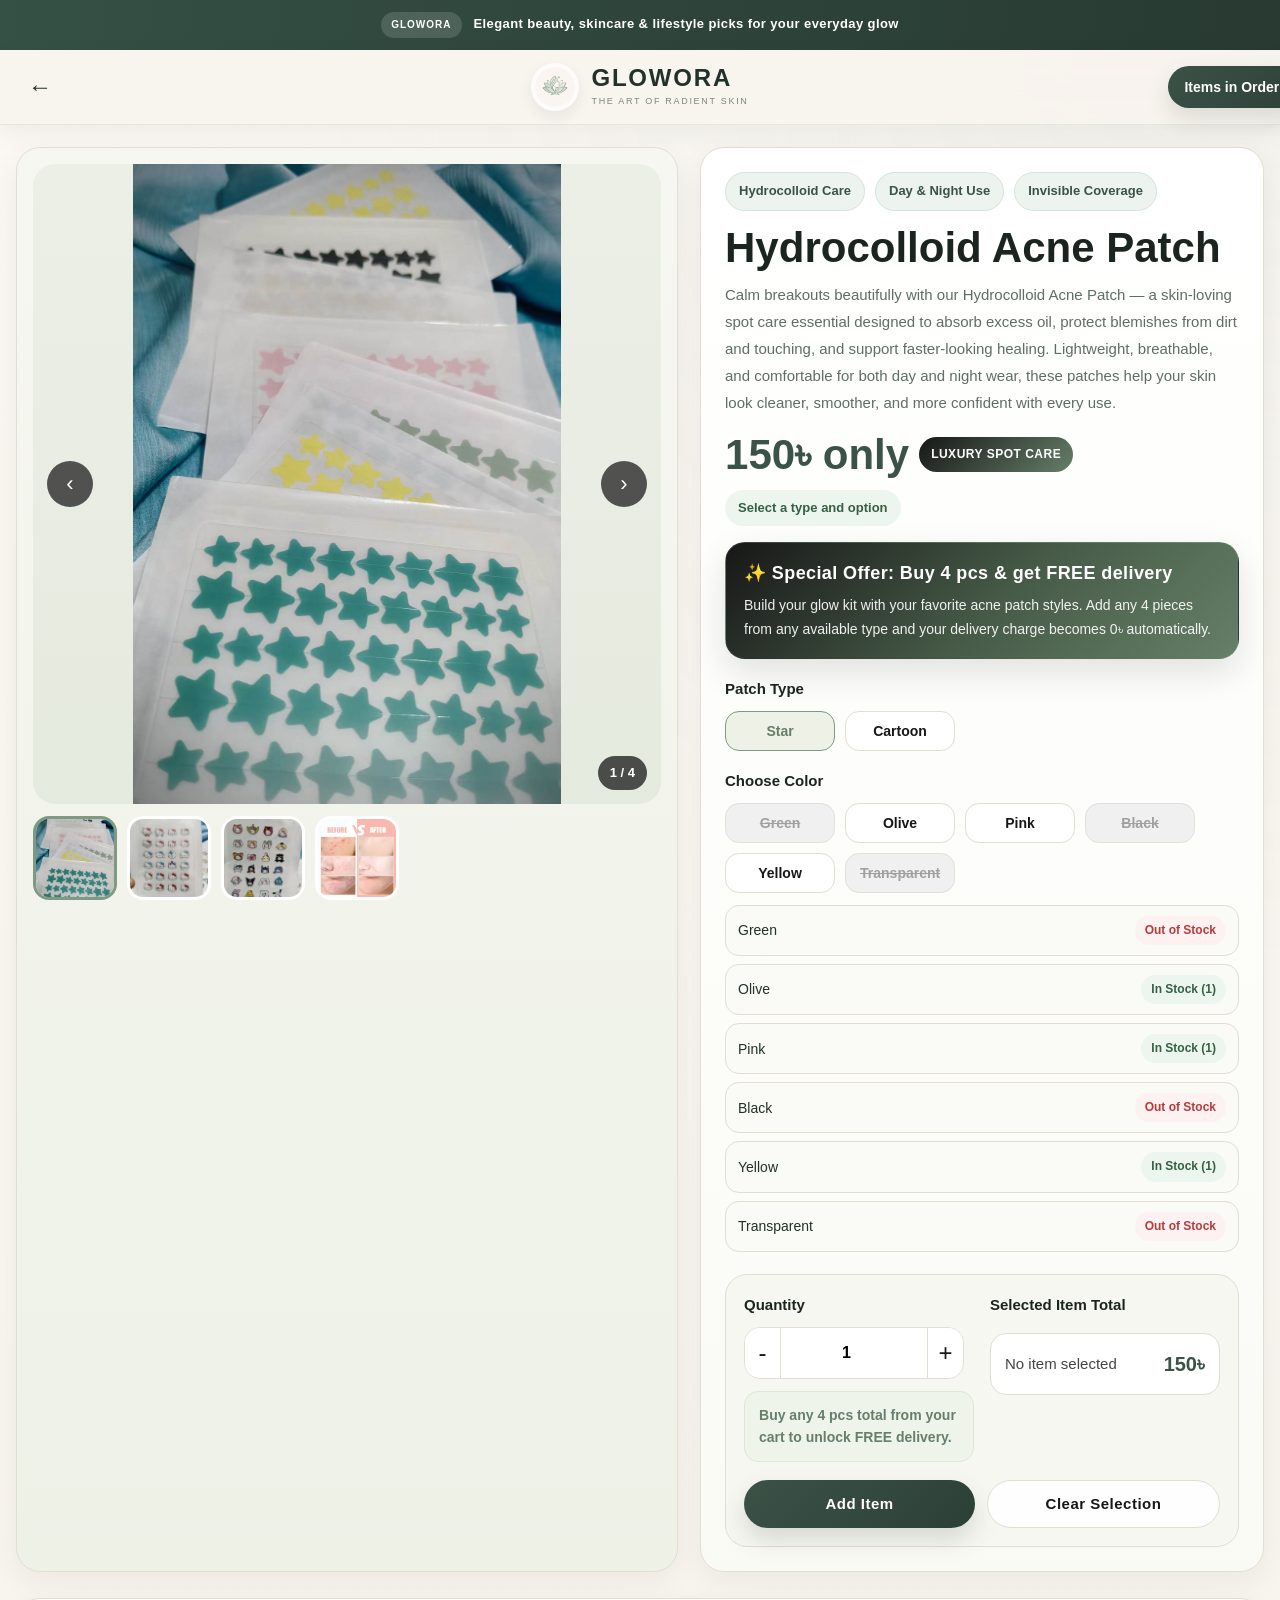
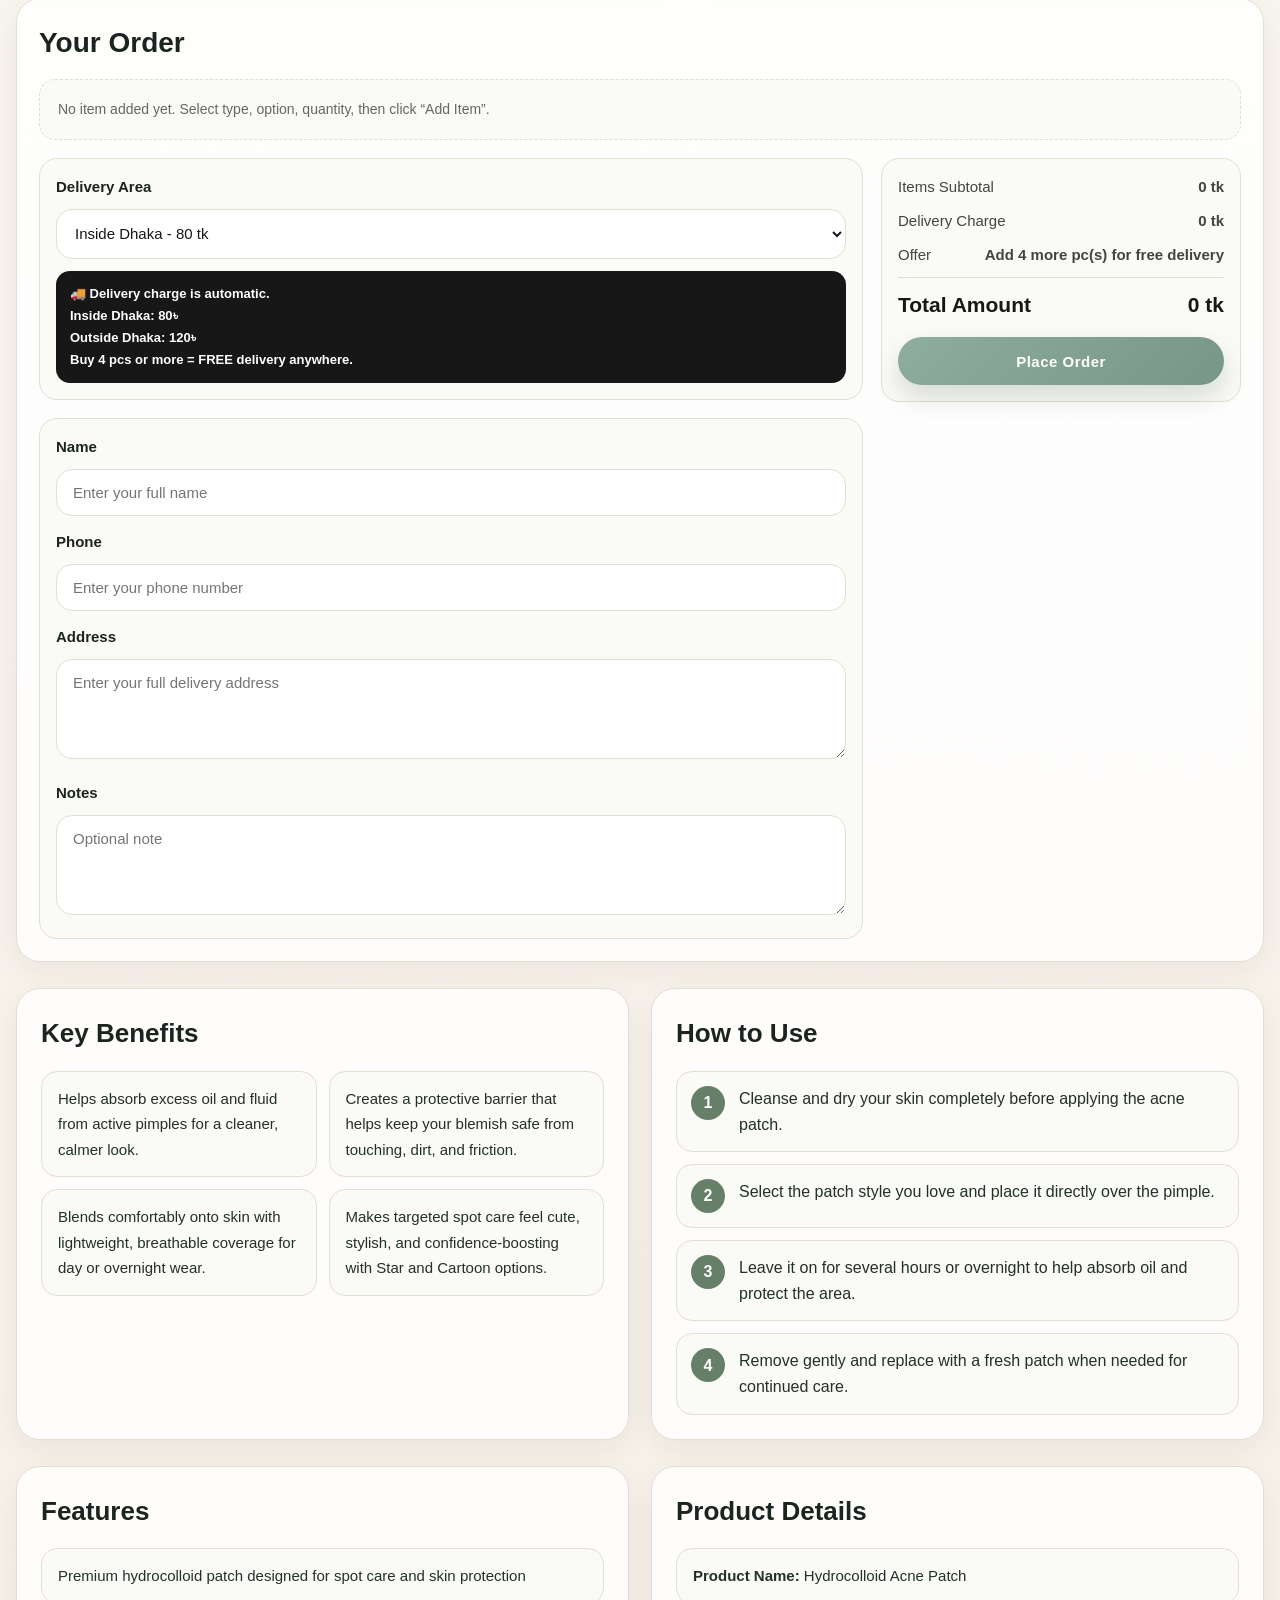
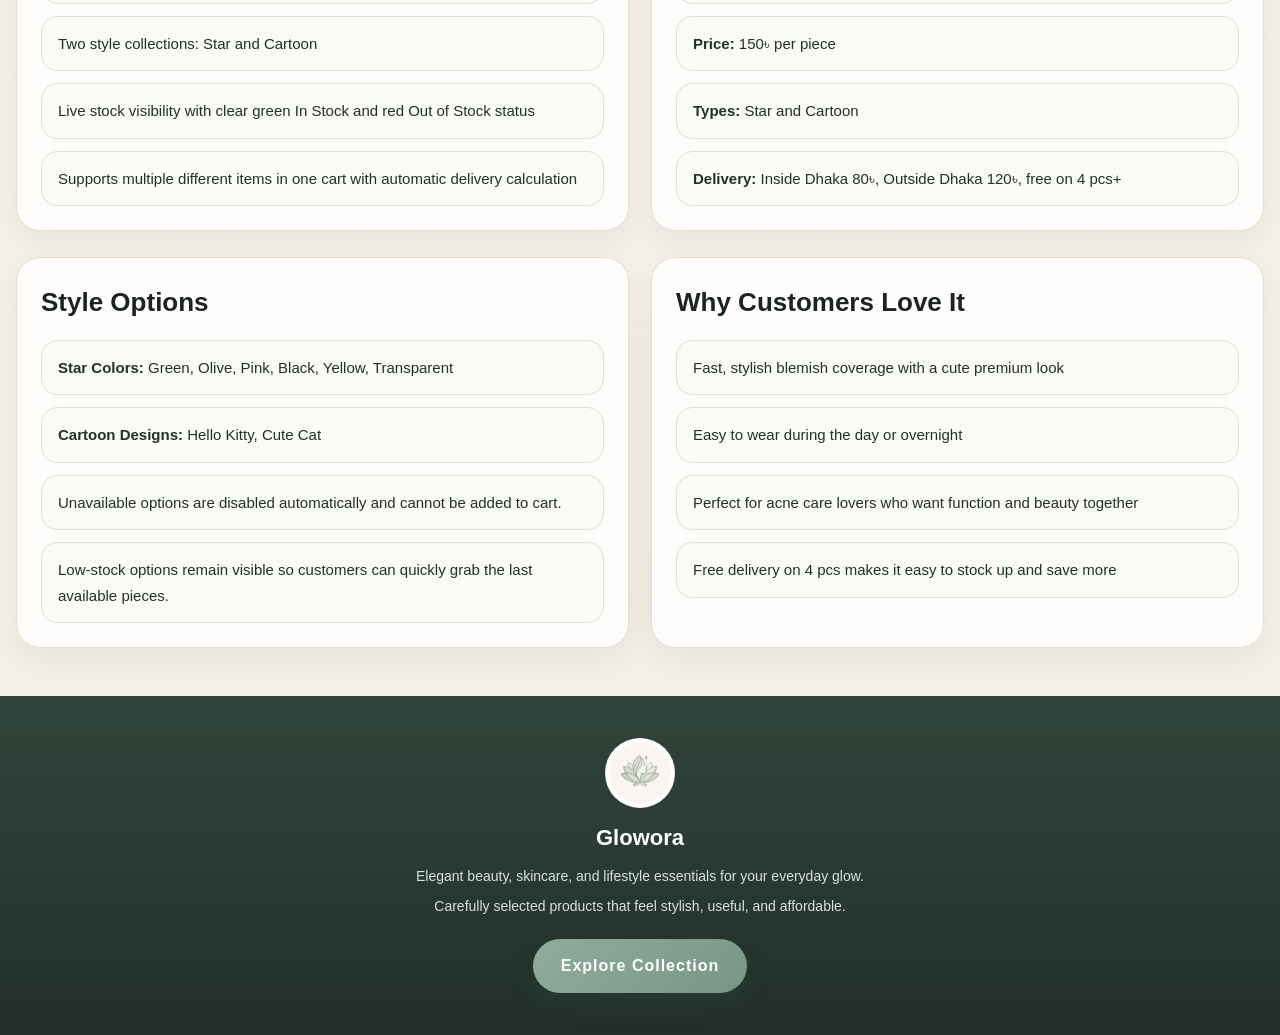
<file: acne-patch.html>
<!DOCTYPE html>
<html lang="en">
<head>
  <meta charset="UTF-8" />
  <meta name="viewport" content="width=device-width, initial-scale=1.0" />
  <title>Glowora | Hydrocolloid Acne Patch</title>
  <style>
    * {
      box-sizing: border-box;
      margin: 0;
      padding: 0;
      -webkit-font-smoothing: antialiased;
      -moz-osx-font-smoothing: grayscale;
    }

    :root {
      --brand-dark: #24332c;
      --brand-green: #8fad9f;
      --brand-green-dark: #6e8a7c;
      --brand-green-deep: #3b5247;
      --brand-green-soft: #edf4f0;
      --brand-light: #f8f4ee;
      --brand-white: #ffffff;

      --text-dark: #223129;
      --text-soft: #5f6d65;
      --text-muted: #7b877f;
      --border-soft: #e4ddd2;

      --lux-blackish: #1c2420;
      --lux-whiteish: #fffdf9;
      --lux-green-soft: #f3f8f4;
      --lux-green-pale: #e7f0ea;

      --accent-red: #a13838;
      --accent-red-deep: #812929;
      --accent-red-soft: #f9ecec;

      --accent-gold-soft: #c9b08c;
      --accent-peach-soft: #f3ddd4;
      --accent-lilac-soft: #ece7f6;

      --shadow-soft: 0 10px 30px rgba(28, 36, 32, 0.06);
      --shadow-medium: 0 16px 38px rgba(28, 36, 32, 0.1);
      --radius-sm: 10px;
      --radius-md: 18px;
      --radius-lg: 24px;

      --container: 1320px;

      --sage-1: #f6f5ef;
      --sage-2: #eef1e6;
      --sage-3: #dfe6d8;
      --sage-4: #a8bea9;
      --sage-5: #7f9a82;
      --sage-6: #667f69;
      --black: #171717;
      --gray: #666;
      --border: #e2e4db;
      --white: #ffffff;
      --danger: #b53c3c;
      --success: #356142;
      --warning: #9c6a19;
      --shadow: 0 12px 30px rgba(0, 0, 0, 0.07);
    }

    html {
      scroll-behavior: smooth;
    }

    body {
      font-family: Arial, sans-serif;
      color: var(--text-dark);
      background:
        radial-gradient(circle at top right, rgba(143, 173, 159, 0.08), transparent 22%),
        linear-gradient(180deg, #fbf8f3 0%, #f4eee5 100%);
      line-height: 1.6;
    }

    img {
      display: block;
      max-width: 100%;
    }

    a {
      text-decoration: none;
      color: inherit;
    }

    button,
    select,
    input,
    textarea {
      font-family: inherit;
    }

    .container {
      width: min(var(--container), calc(100% - 32px));
      margin: 22px auto 48px;
    }

    /* =========================
       TOP BAR
       ========================= */
    .top-bar {
      background: linear-gradient(90deg, #355044 0%, #283a32 100%);
      color: #ffffff;
      text-align: center;
      padding: 12px 14px;
      font-weight: 700;
      letter-spacing: 0.4px;
      font-size: 13px;
    }

    .top-bar .offer-badge {
      display: inline-block;
      background: rgba(255, 255, 255, 0.14);
      color: #fff;
      padding: 5px 10px;
      border-radius: 999px;
      margin-right: 8px;
      font-size: 10px;
      font-weight: 800;
      letter-spacing: 1px;
      text-transform: uppercase;
    }

    /* =========================
       HEADER
       ========================= */
    .header {
      display: flex;
      align-items: center;
      justify-content: space-between;
      gap: 14px;
      padding: 12px 18px;
      background: rgba(248, 244, 238, 0.92);
      backdrop-filter: blur(14px);
      border-bottom: 1px solid rgba(36, 51, 44, 0.08);
      position: sticky;
      top: 0;
      z-index: 1000;
      box-shadow: 0 8px 24px rgba(36, 51, 44, 0.06);
    }

    .header-side {
      width: 44px;
      display: flex;
      align-items: center;
      justify-content: center;
      flex-shrink: 0;
    }

    .icon-btn {
      background: transparent;
      border: none;
      font-size: 24px;
      cursor: pointer;
      padding: 6px;
      color: var(--brand-dark);
      border-radius: 999px;
      transition:
        transform 0.28s ease,
        opacity 0.28s ease,
        background 0.28s ease;
    }

    .icon-btn:hover {
      transform: translateY(-1px);
      opacity: 0.88;
      background: rgba(143, 173, 159, 0.1);
    }

    .brand {
      display: flex;
      align-items: center;
      justify-content: center;
      gap: 12px;
      flex: 1;
      min-width: 0;
      color: var(--text-dark);
    }

    .brand img {
      width: 48px;
      height: 48px;
      object-fit: contain;
      border-radius: 50%;
      background: rgba(255, 255, 255, 0.72);
      padding: 4px;
      box-shadow: 0 6px 14px rgba(36, 51, 44, 0.08);
    }

    .brand-text {
      min-width: 0;
    }

    .brand-name {
      font-size: 24px;
      font-weight: 900;
      line-height: 1;
      letter-spacing: 1.8px;
    }

    .brand-tagline {
      font-size: 9px;
      text-transform: uppercase;
      letter-spacing: 1.7px;
      color: var(--text-muted);
      margin-top: 4px;
    }

    .cart-pill {
      background: linear-gradient(135deg, var(--brand-green-deep) 0%, #2d4037 100%);
      color: white;
      padding: 10px 16px;
      border-radius: 999px;
      font-size: 14px;
      font-weight: 800;
      white-space: nowrap;
      box-shadow: 0 10px 22px rgba(59, 82, 71, 0.16);
    }

    /* =========================
       PAGE CONTENT
       ========================= */
    .hero {
      display: grid;
      grid-template-columns: 1.08fr 0.92fr;
      gap: 22px;
      align-items: stretch;
    }

    .gallery-card,
    .product-card,
    .section-card,
    .order-card {
      background: rgba(255, 255, 255, 0.88);
      border: 1px solid var(--border-soft);
      border-radius: var(--radius-lg);
      box-shadow: var(--shadow-soft);
    }

    .gallery-card {
      padding: 16px;
      display: flex;
      flex-direction: column;
      gap: 12px;
      background: linear-gradient(180deg, #f7f7f1 0%, #edf1e6 100%);
    }

    .slider {
      position: relative;
      overflow: hidden;
      border-radius: 22px;
      background: linear-gradient(180deg, #ecefe5 0%, #e5eadf 100%);
      height: 640px;
      min-height: 640px;
      display: flex;
      align-items: center;
      justify-content: center;
    }

    .slider img {
      width: 100%;
      height: 100%;
      object-fit: contain;
      background: transparent;
    }

    .slider-btn {
      position: absolute;
      top: 50%;
      transform: translateY(-50%);
      width: 46px;
      height: 46px;
      border: none;
      border-radius: 50%;
      background: rgba(23, 23, 23, 0.72);
      color: white;
      font-size: 22px;
      cursor: pointer;
      z-index: 2;
    }

    .slider-btn.left {
      left: 14px;
    }

    .slider-btn.right {
      right: 14px;
    }

    .slide-count {
      position: absolute;
      right: 14px;
      bottom: 14px;
      background: rgba(23, 23, 23, 0.75);
      color: white;
      border-radius: 999px;
      padding: 7px 12px;
      font-size: 13px;
      font-weight: bold;
    }

    .thumbs {
      display: flex;
      gap: 10px;
      overflow-x: auto;
      padding-bottom: 2px;
    }

    .thumb {
      width: 84px;
      height: 84px;
      object-fit: cover;
      border-radius: 16px;
      border: 3px solid transparent;
      cursor: pointer;
      flex-shrink: 0;
      background: var(--white);
    }

    .thumb.active {
      border-color: var(--sage-5);
    }

    .product-card {
      padding: 24px;
      background: linear-gradient(180deg, #ffffff 0%, #fafaf5 100%);
    }

    .tag-row {
      display: flex;
      flex-wrap: wrap;
      gap: 10px;
      margin-bottom: 14px;
    }

    .tag {
      background: var(--brand-green-soft);
      border: 1px solid #d5e3db;
      color: var(--brand-green-deep);
      padding: 8px 13px;
      border-radius: 999px;
      font-size: 13px;
      font-weight: bold;
    }

    .title {
      font-size: 42px;
      line-height: 1.08;
      margin-bottom: 10px;
      color: var(--lux-blackish);
    }

    .subtitle {
      color: var(--text-soft);
      font-size: 15px;
      line-height: 1.8;
      margin-bottom: 18px;
    }

    .price-row {
      display: flex;
      align-items: center;
      flex-wrap: wrap;
      gap: 14px;
      margin-bottom: 16px;
    }

    .price {
      display: flex;
      align-items: center;
      flex-wrap: wrap;
      gap: 10px;
      margin-right: 4px;
    }

    .price-main {
      font-size: 42px;
      line-height: 1;
      font-weight: 800;
      color: var(--brand-green-deep);
    }

    .price-old {
      display: none;
    }

    .offer-badge {
      background: linear-gradient(135deg, #171717 0%, #667f69 100%);
      color: #fff;
      padding: 8px 12px;
      border-radius: 999px;
      font-size: 12px;
      font-weight: 800;
      letter-spacing: 0.5px;
      text-transform: uppercase;
    }

    .promo-banner {
      margin-bottom: 18px;
      border-radius: 20px;
      padding: 16px 18px;
      background: linear-gradient(135deg, #171717 0%, #485d49 55%, #667f69 100%);
      color: white;
      border: 1px solid rgba(255,255,255,0.08);
      box-shadow: 0 14px 34px rgba(23, 23, 23, 0.12);
    }

    .promo-banner strong {
      display: block;
      font-size: 18px;
      margin-bottom: 6px;
      letter-spacing: 0.4px;
    }

    .promo-banner span {
      display: block;
      font-size: 14px;
      line-height: 1.7;
      color: rgba(255,255,255,0.92);
    }

    .status-chip {
      padding: 8px 13px;
      border-radius: 999px;
      font-size: 13px;
      font-weight: bold;
    }

    .status-ok {
      background: #edf6ee;
      color: var(--success);
    }

    .status-low {
      background: #fff8ea;
      color: var(--warning);
      display: none;
    }

    .label {
      display: block;
      font-size: 15px;
      font-weight: 700;
      margin-bottom: 10px;
      color: var(--lux-blackish);
    }

    .form-block {
      margin-top: 18px;
    }

    .option-grid {
      display: flex;
      flex-wrap: wrap;
      gap: 10px;
    }

    .option-btn {
      min-width: 110px;
      border: 1px solid var(--border-soft);
      background: var(--white);
      color: var(--black);
      padding: 11px 14px;
      border-radius: 14px;
      cursor: pointer;
      font-size: 14px;
      font-weight: 700;
      transition: 0.2s;
    }

    .option-btn:hover {
      border-color: var(--sage-5);
      color: var(--sage-6);
    }

    .option-btn.active {
      background: var(--sage-2);
      border-color: var(--sage-5);
      color: var(--sage-6);
    }

    .option-btn.disabled {
      background: #f0f0f0;
      color: #a0a0a0;
      border-color: #e0e0e0;
      cursor: not-allowed;
      text-decoration: line-through;
    }

    .stock-list {
      margin-top: 12px;
      display: grid;
      gap: 8px;
    }

    .stock-item {
      display: flex;
      justify-content: space-between;
      align-items: center;
      gap: 12px;
      background: #fafaf6;
      border: 1px solid var(--border-soft);
      border-radius: 14px;
      padding: 10px 12px;
      font-size: 14px;
    }

    .stock-badge {
      padding: 5px 10px;
      border-radius: 999px;
      font-size: 12px;
      font-weight: bold;
      white-space: nowrap;
    }

    .in-stock {
      background: #edf6ee;
      color: var(--success);
    }

    .out-stock {
      background: #fdf1f1;
      color: var(--danger);
    }

    .selector-box {
      margin-top: 22px;
      background: #f7f7f1;
      border: 1px solid var(--border-soft);
      border-radius: 22px;
      padding: 18px;
    }

    .inline-grid {
      display: grid;
      grid-template-columns: 1fr 1fr;
      gap: 16px;
    }

    .qty-box {
      display: flex;
      align-items: center;
      border: 1px solid var(--border-soft);
      border-radius: 16px;
      overflow: hidden;
      background: var(--white);
      max-width: 220px;
    }

    .qty-box button {
      width: 52px;
      height: 50px;
      border: none;
      background: var(--white);
      font-size: 24px;
      cursor: pointer;
      color: var(--black);
    }

    .qty-box input {
      width: 100%;
      height: 50px;
      border: none;
      border-left: 1px solid var(--border-soft);
      border-right: 1px solid var(--border-soft);
      text-align: center;
      font-size: 16px;
      font-weight: 700;
      outline: none;
    }

    select,
    input[type="text"],
    textarea {
      width: 100%;
      border: 1px solid var(--border-soft);
      border-radius: 16px;
      padding: 14px 16px;
      font-size: 15px;
      background: var(--white);
      outline: none;
      color: var(--black);
    }

    select {
      height: 50px;
      padding: 0 14px;
    }

    textarea {
      min-height: 100px;
      resize: vertical;
    }

    input[type="text"]:focus,
    textarea:focus,
    select:focus {
      border-color: var(--sage-5);
    }

    .mini-total {
      margin-top: 16px;
      background: var(--white);
      border: 1px solid var(--border-soft);
      border-radius: 16px;
      padding: 14px;
      font-size: 15px;
      color: #444;
      display: flex;
      justify-content: space-between;
      gap: 15px;
      align-items: center;
    }

    .mini-total strong {
      color: var(--brand-green-deep);
      font-size: 20px;
    }

    .free-delivery-note {
      margin-top: 12px;
      padding: 12px 14px;
      border-radius: 14px;
      background: #eef4ea;
      border: 1px solid var(--sage-3);
      color: var(--sage-6);
      font-size: 14px;
      font-weight: 700;
      line-height: 1.6;
    }

    .actions {
      margin-top: 18px;
      display: flex;
      gap: 12px;
      flex-wrap: wrap;
    }

    .btn {
      flex: 1;
      min-width: 150px;
      min-height: 48px;
      padding: 14px 28px;
      border: none;
      border-radius: 999px;
      font-size: 15px;
      font-weight: 800;
      letter-spacing: 0.5px;
      cursor: pointer;
      transition:
        transform 0.28s ease,
        box-shadow 0.28s ease,
        opacity 0.28s ease,
        background 0.28s ease;
    }

    .btn-dark {
      background: linear-gradient(135deg, var(--brand-green-deep) 0%, #2c3f36 100%);
      color: white;
      box-shadow: 0 12px 24px rgba(59, 82, 71, 0.18);
    }

    .btn-olive {
      background: linear-gradient(135deg, var(--brand-green) 0%, #779687 100%);
      color: white;
      box-shadow: 0 12px 24px rgba(59, 82, 71, 0.18);
    }

    .btn-light {
      background: rgba(255, 255, 255, 0.9);
      color: var(--black);
      border: 1px solid var(--border-soft);
    }

    .btn:hover {
      transform: translateY(-1px);
      opacity: 0.98;
    }

    .btn:disabled {
      opacity: 0.7;
      cursor: not-allowed;
      transform: none;
    }

    .message {
      margin-top: 14px;
      padding: 14px 16px;
      border-radius: 14px;
      font-size: 14px;
      font-weight: 700;
      display: none;
      white-space: pre-line;
    }

    .message.success {
      display: block;
      background: #edf6ee;
      color: var(--success);
      border: 1px solid #cfe6d3;
    }

    .message.error {
      display: block;
      background: #fdf1f1;
      color: var(--danger);
      border: 1px solid #f1d0d0;
    }

    .order-card {
      margin-top: 26px;
      padding: 22px;
    }

    .order-card h2 {
      font-size: 28px;
      margin-bottom: 14px;
      color: var(--lux-blackish);
    }

    .cart-list {
      display: grid;
      gap: 10px;
    }

    .cart-item {
      display: grid;
      grid-template-columns: 1.2fr 1fr 0.8fr 0.8fr 0.7fr auto;
      gap: 12px;
      align-items: center;
      background: #fafaf6;
      border: 1px solid var(--border-soft);
      border-radius: 16px;
      padding: 12px;
      font-size: 14px;
    }

    .cart-item strong {
      color: var(--black);
    }

    .remove-btn {
      background: transparent;
      border: 1px solid #e2d6d6;
      color: var(--danger);
      border-radius: 12px;
      padding: 8px 10px;
      cursor: pointer;
      font-size: 13px;
      font-weight: bold;
    }

    .cart-empty {
      background: #fafaf6;
      border: 1px dashed var(--border-soft);
      border-radius: 16px;
      padding: 18px;
      color: var(--gray);
      font-size: 14px;
    }

    .summary-panel {
      margin-top: 18px;
      display: grid;
      grid-template-columns: 1fr 360px;
      gap: 18px;
      align-items: start;
    }

    .delivery-box,
    .total-box {
      background: #fafaf6;
      border: 1px solid var(--border-soft);
      border-radius: 18px;
      padding: 16px;
    }

    .delivery-offer {
      margin-top: 12px;
      padding: 12px 14px;
      border-radius: 14px;
      background: #171717;
      color: #fff;
      font-size: 13px;
      line-height: 1.7;
      font-weight: 700;
    }

    .summary-line {
      display: flex;
      justify-content: space-between;
      gap: 15px;
      margin-bottom: 10px;
      font-size: 15px;
      color: #444;
    }

    .summary-line.total {
      padding-top: 10px;
      border-top: 1px solid var(--border-soft);
      font-size: 21px;
      font-weight: 800;
      color: var(--black);
      margin-bottom: 0;
    }

    .delivery-free-text {
      color: var(--success);
      font-weight: 800;
    }

    .content-grid {
      margin-top: 26px;
      display: grid;
      grid-template-columns: 1fr 1fr;
      gap: 22px;
    }

    .section-card {
      padding: 24px;
    }

    .section-card h2 {
      font-size: 26px;
      margin-bottom: 16px;
      color: var(--lux-blackish);
    }

    .benefit-grid {
      display: grid;
      grid-template-columns: 1fr 1fr;
      gap: 12px;
    }

    .benefit-item,
    .feature-item,
    .detail-item {
      background: #fafaf6;
      border: 1px solid var(--border-soft);
      border-radius: 16px;
      padding: 14px 16px;
      font-size: 15px;
      line-height: 1.7;
    }

    .steps {
      display: grid;
      gap: 12px;
    }

    .step {
      display: flex;
      gap: 14px;
      align-items: flex-start;
      background: #fafaf6;
      border: 1px solid var(--border-soft);
      border-radius: 16px;
      padding: 14px;
    }

    .step-no {
      width: 34px;
      height: 34px;
      border-radius: 50%;
      background: var(--sage-6);
      color: white;
      display: flex;
      align-items: center;
      justify-content: center;
      font-weight: bold;
      flex-shrink: 0;
    }

    /* =========================
       FOOTER
       ========================= */
    .footer {
      background: linear-gradient(180deg, #30453b 0%, #222f29 100%);
      color: #fff;
      text-align: center;
      padding: 42px 18px;
      margin-top: 36px;
    }

    .footer img {
      width: 70px;
      margin: 0 auto 12px;
      background: #ffffff;
      border-radius: 50%;
      padding: 4px;
    }

    .footer h3 {
      margin: 0 0 10px;
      font-size: 22px;
    }

    .footer p {
      margin: 6px 0;
      color: #d9e2dc;
      line-height: 1.7;
      font-size: 14px;
    }

    .footer .footer-btn {
      display: inline-flex;
      align-items: center;
      justify-content: center;
      gap: 8px;
      min-height: 48px;
      padding: 14px 28px;
      font-weight: 800;
      letter-spacing: 1px;
      border: none;
      cursor: pointer;
      background: linear-gradient(135deg, var(--brand-green) 0%, #779687 100%);
      color: #ffffff;
      border-radius: 999px;
      box-shadow: 0 12px 24px rgba(59, 82, 71, 0.18);
      margin: 14px 0 0;
    }

    @media (max-width: 1100px) {
      .hero,
      .summary-panel,
      .content-grid {
        grid-template-columns: 1fr;
      }

      .slider {
        height: 460px;
        min-height: 460px;
      }

      .cart-item {
        grid-template-columns: 1fr 1fr;
      }
    }

    @media (max-width: 700px) {
      .header {
        padding: 10px 12px;
      }

      .header-side {
        width: 38px;
      }

      .icon-btn {
        font-size: 22px;
        padding: 4px;
      }

      .brand {
        gap: 9px;
      }

      .brand img {
        width: 42px;
        height: 42px;
      }

      .brand-name {
        font-size: 19px;
        letter-spacing: 1.2px;
      }

      .brand-tagline {
        font-size: 8px;
        letter-spacing: 1.2px;
      }

      .container {
        width: min(var(--container), calc(100% - 24px));
        margin: 18px auto 36px;
      }

      .title {
        font-size: 32px;
      }

      .price-main {
        font-size: 34px;
      }

      .slider {
        height: 320px;
        min-height: 320px;
      }

      .thumb {
        width: 72px;
        height: 72px;
      }

      .inline-grid,
      .benefit-grid {
        grid-template-columns: 1fr;
      }

      .actions {
        flex-direction: column;
      }

      .cart-item {
        grid-template-columns: 1fr;
      }

      .top-bar {
        font-size: 11px;
        padding: 10px 12px;
      }

      .footer {
        padding: 34px 14px;
      }
    }
  </style>
<!-- Meta Pixel Code -->
<script>
!function(f,b,e,v,n,t,s)
{if(f.fbq)return;n=f.fbq=function(){n.callMethod?
n.callMethod.apply(n,arguments):n.queue.push(arguments)};
if(!f._fbq)f._fbq=n;n.push=n;n.loaded=!0;n.version='2.0';
n.queue=[];t=b.createElement(e);t.async=!0;
t.src=v;s=b.getElementsByTagName(e)[0];
s.parentNode.insertBefore(t,s)}(window,document,'script',
'https://connect.facebook.net/en_US/fbevents.js'); 
fbq('init', '1849854712344948'); 
fbq('track', 'PageView');
</script>
<noscript> 
<img height="1" width="1" 
src="https://www.facebook.com/tr?id=1849854712344948&ev=PageView
&noscript=1"/>
</noscript>
<!-- End Meta Pixel Code -->
</head>
<body>
  <div class="top-bar">
    <span class="offer-badge">Glowora</span>
    <span>Elegant beauty, skincare & lifestyle picks for your everyday glow</span>
  </div>

  <header class="header">
    <div class="header-side">
      <a href="index.html" class="icon-btn" aria-label="Back to home">&#8592;</a>
    </div>

    <a href="index.html" class="brand" aria-label="Glowora Home">
      <img src="images/glowora-logo.png" alt="Glowora Logo">
      <div class="brand-text">
        <div class="brand-name">GLOWORA</div>
        <div class="brand-tagline">THE ART OF RADIENT SKIN</div>
      </div>
    </a>

    <div class="header-side">
      <div class="cart-pill" id="cartCount">Items in Order: 0</div>
    </div>
  </header>

  <div class="container">
    <section class="hero">
      <div class="gallery-card">
        <div class="slider" id="sliderArea">
          <button class="slider-btn left" type="button" onclick="prevSlide()">‹</button>
          <img id="mainImage" src="images/acne-patch-main.jpg" alt="Hydrocolloid Acne Patch">
          <button class="slider-btn right" type="button" onclick="nextSlide()">›</button>
          <div class="slide-count" id="slideCount">1 / 4</div>
        </div>

        <div class="thumbs" id="thumbsContainer">
          <img src="images/acne-patch-main.jpg" class="thumb active" onclick="showSlide(0)" alt="Hydrocolloid Acne Patch Main">
          <img src="images/acne-patch-2.jpg" class="thumb" onclick="showSlide(1)" alt="Hydrocolloid Acne Patch View 2">
          <img src="images/acne-patch-3.jpg" class="thumb" onclick="showSlide(2)" alt="Hydrocolloid Acne Patch View 3">
          <img src="images/acne-patch-4.jpg" class="thumb" onclick="showSlide(3)" alt="Hydrocolloid Acne Patch View 4">
        </div>
      </div>

      <div class="product-card">
        <div class="tag-row">
          <div class="tag">Hydrocolloid Care</div>
          <div class="tag">Day & Night Use</div>
          <div class="tag">Invisible Coverage</div>
        </div>

        <h1 class="title">Hydrocolloid Acne Patch</h1>

        <p class="subtitle">
          Calm breakouts beautifully with our Hydrocolloid Acne Patch — a skin-loving spot care essential designed to absorb excess oil,
          protect blemishes from dirt and touching, and support faster-looking healing. Lightweight, breathable, and comfortable for both
          day and night wear, these patches help your skin look cleaner, smoother, and more confident with every use.
        </p>

        <div class="price-row">
          <div class="price">
            <span class="price-main">150৳ only</span>
            <span class="price-old">199৳</span>
            <span class="offer-badge">Luxury Spot Care</span>
          </div>
          <div class="status-chip status-ok" id="statusChip">Select a type and option</div>
          <div class="status-chip status-low" id="lowStockChip">Low Stock</div>
        </div>

        <div class="promo-banner">
          <strong>✨ Special Offer: Buy 4 pcs & get FREE delivery</strong>
          <span>Build your glow kit with your favorite acne patch styles. Add any 4 pieces from any available type and your delivery charge becomes 0৳ automatically.</span>
        </div>

        <div class="form-block">
          <label class="label" id="typeLabel">Patch Type</label>
          <div class="option-grid" id="typeButtons">
            <button class="option-btn active" data-type="star" type="button" onclick="selectType('star')">Star</button>
            <button class="option-btn" data-type="cartoon" type="button" onclick="selectType('cartoon')">Cartoon</button>
          </div>
        </div>

        <div class="form-block">
          <label class="label" id="variantLabel">Choose Color</label>
          <div class="option-grid" id="variantButtons"></div>
          <div class="stock-list" id="stockList"></div>
        </div>

        <div class="selector-box">
          <div class="inline-grid">
            <div>
              <label class="label">Quantity</label>
              <div class="qty-box">
                <button type="button" onclick="decreaseQty()">-</button>
                <input type="number" id="qty" value="1" min="1" onchange="updateSelectedPreview()">
                <button type="button" onclick="increaseQty()">+</button>
              </div>
              <div class="free-delivery-note">
                Buy any 4 pcs total from your cart to unlock <strong>FREE delivery</strong>.
              </div>
            </div>

            <div>
              <label class="label">Selected Item Total</label>
              <div class="mini-total">
                <span id="selectedPreviewText">No item selected</span>
                <strong id="selectedItemTotal">150৳</strong>
              </div>
            </div>
          </div>

          <div class="actions">
            <button class="btn btn-dark" type="button" onclick="addItemToOrder()">Add Item</button>
            <button class="btn btn-light" type="button" onclick="clearSelection()">Clear Selection</button>
          </div>
        </div>

        <div id="messageBox" class="message"></div>
      </div>
    </section>

    <section class="order-card">
      <h2>Your Order</h2>

      <div id="cartList" class="cart-list">
        <div class="cart-empty">No item added yet. Select type, option, quantity, then click “Add Item”.</div>
      </div>

      <div class="summary-panel">
        <div>
          <div class="delivery-box">
            <label class="label">Delivery Area</label>
            <select id="deliveryArea" onchange="updateOrderSummary()">
              <option value="80">Inside Dhaka - 80 tk</option>
              <option value="120">Outside Dhaka - 120 tk</option>
            </select>

            <div class="delivery-offer">
              🚚 Delivery charge is automatic.<br>
              Inside Dhaka: 80৳<br>
              Outside Dhaka: 120৳<br>
              <strong>Buy 4 pcs or more = FREE delivery anywhere.</strong>
            </div>
          </div>

          <div class="delivery-box" style="margin-top:18px;">
            <label class="label">Name</label>
            <input type="text" id="customerName" placeholder="Enter your full name">

            <label class="label" style="margin-top:14px;">Phone</label>
            <input type="text" id="customerPhone" placeholder="Enter your phone number">

            <label class="label" style="margin-top:14px;">Address</label>
            <textarea id="customerAddress" placeholder="Enter your full delivery address"></textarea>

            <label class="label" style="margin-top:14px;">Notes</label>
            <textarea id="customerNotes" placeholder="Optional note"></textarea>
          </div>
        </div>

        <div class="total-box">
          <div class="summary-line">
            <span>Items Subtotal</span>
            <strong id="itemsSubtotal">0 tk</strong>
          </div>
          <div class="summary-line">
            <span>Delivery Charge</span>
            <strong id="deliveryCharge">0 tk</strong>
          </div>
          <div class="summary-line">
            <span>Offer</span>
            <strong id="offerStatus">Add 4 pcs for free delivery</strong>
          </div>
          <div class="summary-line total">
            <span>Total Amount</span>
            <strong id="grandTotal">0 tk</strong>
          </div>

          <div class="actions" style="margin-top:16px;">
            <button class="btn btn-olive" id="submitBtn" type="button" onclick="submitOrder()">Place Order</button>
          </div>
        </div>
      </div>
    </section>

    <div class="content-grid">
      <div class="section-card">
        <h2>Key Benefits</h2>
        <div class="benefit-grid">
          <div class="benefit-item">Helps absorb excess oil and fluid from active pimples for a cleaner, calmer look.</div>
          <div class="benefit-item">Creates a protective barrier that helps keep your blemish safe from touching, dirt, and friction.</div>
          <div class="benefit-item">Blends comfortably onto skin with lightweight, breathable coverage for day or overnight wear.</div>
          <div class="benefit-item">Makes targeted spot care feel cute, stylish, and confidence-boosting with Star and Cartoon options.</div>
        </div>
      </div>

      <div class="section-card">
        <h2>How to Use</h2>
        <div class="steps">
          <div class="step"><div class="step-no">1</div><div>Cleanse and dry your skin completely before applying the acne patch.</div></div>
          <div class="step"><div class="step-no">2</div><div>Select the patch style you love and place it directly over the pimple.</div></div>
          <div class="step"><div class="step-no">3</div><div>Leave it on for several hours or overnight to help absorb oil and protect the area.</div></div>
          <div class="step"><div class="step-no">4</div><div>Remove gently and replace with a fresh patch when needed for continued care.</div></div>
        </div>
      </div>
    </div>

    <div class="content-grid">
      <div class="section-card">
        <h2>Features</h2>
        <div class="steps">
          <div class="feature-item">Premium hydrocolloid patch designed for spot care and skin protection</div>
          <div class="feature-item">Two style collections: Star and Cartoon</div>
          <div class="feature-item">Live stock visibility with clear green In Stock and red Out of Stock status</div>
          <div class="feature-item">Supports multiple different items in one cart with automatic delivery calculation</div>
        </div>
      </div>

      <div class="section-card">
        <h2>Product Details</h2>
        <div class="steps">
          <div class="detail-item"><strong>Product Name:</strong> Hydrocolloid Acne Patch</div>
          <div class="detail-item"><strong>Price:</strong> 150৳ per piece</div>
          <div class="detail-item"><strong>Types:</strong> Star and Cartoon</div>
          <div class="detail-item"><strong>Delivery:</strong> Inside Dhaka 80৳, Outside Dhaka 120৳, free on 4 pcs+</div>
        </div>
      </div>
    </div>

    <div class="content-grid">
      <div class="section-card">
        <h2>Style Options</h2>
        <div class="steps">
          <div class="detail-item"><strong>Star Colors:</strong> Green, Olive, Pink, Black, Yellow, Transparent</div>
          <div class="detail-item"><strong>Cartoon Designs:</strong> Hello Kitty, Cute Cat</div>
          <div class="detail-item">Unavailable options are disabled automatically and cannot be added to cart.</div>
          <div class="detail-item">Low-stock options remain visible so customers can quickly grab the last available pieces.</div>
        </div>
      </div>

      <div class="section-card">
        <h2>Why Customers Love It</h2>
        <div class="steps">
          <div class="feature-item">Fast, stylish blemish coverage with a cute premium look</div>
          <div class="feature-item">Easy to wear during the day or overnight</div>
          <div class="feature-item">Perfect for acne care lovers who want function and beauty together</div>
          <div class="feature-item">Free delivery on 4 pcs makes it easy to stock up and save more</div>
        </div>
      </div>
    </div>
  </div>

  <footer class="footer">
    <img src="images/glowora-logo.png" alt="Glowora Logo">
    <h3>Glowora</h3>
    <p>Elegant beauty, skincare, and lifestyle essentials for your everyday glow.</p>
    <p>Carefully selected products that feel stylish, useful, and affordable.</p>
    <a href="index.html" class="footer-btn">Explore Collection</a>
  </footer>

<script>
  const scriptURL = "https://script.google.com/macros/s/AKfycbyv7HM56z4VMYpwQJrIhmVyikCgUNe0sBg69WJf3OP6txrPsmZOhAyMJREzKoLKBTU5/exec";
  const basePrice = 150;

  const productConfig = {
    productName: "Hydrocolloid Acne Patch",
    optionLabels: {
      type: "Patch Type",
      variantByType: {
        star: "Choose Color",
        cartoon: "Choose Design"
      }
    }
  };

  let currentSlide = 0;
  let selectedType = "star";
  let selectedVariantIndex = null;
  let orderItems = [];

  const images = [
    "images/acne-patch-main.jpg",
    "images/acne-patch-2.jpg",
    "images/acne-patch-3.jpg",
    "images/acne-patch-4.jpg"
  ];

  const productData = {
    star: [
      { name: "Green", stock: 0, image: "images/acne-patch-main.jpg" },
      { name: "Olive", stock: 1, image: "images/acne-patch-2.jpg" },
      { name: "Pink", stock: 1, image: "images/acne-patch-3.jpg" },
      { name: "Black", stock: 0, image: "images/acne-patch-4.jpg" },
      { name: "Yellow", stock: 1, image: "images/acne-patch-2.jpg" },
      { name: "Transparent", stock: 0, image: "images/acne-patch-main.jpg" }
    ],
    cartoon: [
      { name: "Hello Kitty", stock: 6, image: "images/acne-patch-3.jpg" },
      { name: "Cute Cat", stock: 2, image: "images/acne-patch-4.jpg" }
    ]
  };

  function formatTypeName(type) {
    return type
      .split("-")
      .map(word => word.charAt(0).toUpperCase() + word.slice(1))
      .join(" ");
  }

  function getSelectedVariant() {
    if (selectedVariantIndex === null) return null;
    return productData[selectedType][selectedVariantIndex];
  }

  function getCartItemCount() {
    return orderItems.reduce((sum, item) => sum + item.quantity, 0);
  }

  function updateSlider() {
    document.getElementById("mainImage").src = images[currentSlide];
    document.getElementById("slideCount").innerText = (currentSlide + 1) + " / " + images.length;
    document.querySelectorAll(".thumb").forEach((thumb, index) => {
      thumb.classList.toggle("active", index === currentSlide);
    });
  }

  function showSlide(index) {
    currentSlide = index;
    updateSlider();
  }

  function nextSlide() {
    currentSlide = (currentSlide + 1) % images.length;
    updateSlider();
  }

  function prevSlide() {
    currentSlide = (currentSlide - 1 + images.length) % images.length;
    updateSlider();
  }

  function selectType(type) {
    selectedType = type;
    selectedVariantIndex = null;
    document.getElementById("qty").value = 1;

    document.querySelectorAll("#typeButtons .option-btn").forEach(btn => btn.classList.remove("active"));
    const activeTypeBtn = document.querySelector('[data-type="' + type + '"]');
    if (activeTypeBtn) activeTypeBtn.classList.add("active");

    updateVariantLabel();
    renderVariants();
    resetStatus();
    updateSelectedPreview();
    clearMessage();
  }

  function updateVariantLabel() {
    const variantLabel = document.getElementById("variantLabel");
    variantLabel.innerText = productConfig.optionLabels.variantByType[selectedType] || "Choose Option";
  }

  function getUsedCount(type, name) {
    return orderItems
      .filter(item => item.type === type && item.name === name)
      .reduce((sum, item) => sum + item.quantity, 0);
  }

  function renderVariants() {
    const variantButtons = document.getElementById("variantButtons");
    const stockList = document.getElementById("stockList");
    variantButtons.innerHTML = "";
    stockList.innerHTML = "";

    productData[selectedType].forEach((item, index) => {
      const remaining = item.stock - getUsedCount(selectedType, item.name);

      const btn = document.createElement("button");
      btn.className = "option-btn";
      btn.type = "button";
      btn.innerText = item.name;

      if (remaining <= 0) {
        btn.classList.add("disabled");
        btn.disabled = true;
      } else {
        btn.onclick = function () { selectVariant(index); };
      }

      variantButtons.appendChild(btn);

      const row = document.createElement("div");
      row.className = "stock-item";
      row.innerHTML =
        '<span>' + item.name + '</span>' +
        '<span class="stock-badge ' + (remaining > 0 ? 'in-stock' : 'out-stock') + '">' +
        (remaining > 0 ? 'In Stock (' + remaining + ')' : 'Out of Stock') +
        '</span>';

      stockList.appendChild(row);
    });
  }

  function selectVariant(index) {
    selectedVariantIndex = index;

    document.querySelectorAll("#variantButtons .option-btn").forEach((btn, i) => {
      btn.classList.toggle("active", i === index);
    });

    const variant = getSelectedVariant();
    const remaining = variant.stock - getUsedCount(selectedType, variant.name);

    document.getElementById("qty").value = remaining > 0 ? 1 : 0;
    updateStatus();
    updateImageFromVariant();
    updateSelectedPreview();
    clearMessage();
  }

  function updateStatus() {
    const statusChip = document.getElementById("statusChip");
    const lowStockChip = document.getElementById("lowStockChip");
    const variant = getSelectedVariant();

    if (!variant) {
      resetStatus();
      return;
    }

    const remaining = variant.stock - getUsedCount(selectedType, variant.name);
    statusChip.innerText = formatTypeName(selectedType) + " / " + variant.name + " - " + (remaining > 0 ? "In Stock" : "Out of Stock");
    lowStockChip.style.display = (remaining > 0 && remaining <= 2) ? "inline-block" : "none";
  }

  function resetStatus() {
    document.getElementById("statusChip").innerText = "Select a type and option";
    document.getElementById("lowStockChip").style.display = "none";
  }

  function updateImageFromVariant() {
    const variant = getSelectedVariant();
    if (!variant) return;

    const index = images.indexOf(variant.image);
    if (index !== -1) {
      currentSlide = index;
      updateSlider();
    }
  }

  function increaseQty() {
    const variant = getSelectedVariant();

    if (!variant) {
      showMessage("Please select patch type and option first.", "error");
      return;
    }

    const input = document.getElementById("qty");
    let qty = parseInt(input.value, 10) || 1;
    const remaining = variant.stock - getUsedCount(selectedType, variant.name);

    if (remaining <= 0) {
      showMessage("This option is out of stock.", "error");
      return;
    }

    if (qty < remaining) {
      input.value = qty + 1;
    } else {
      showMessage("Only " + remaining + " piece(s) remaining for this option.", "error");
    }

    updateSelectedPreview();
  }

  function decreaseQty() {
    const input = document.getElementById("qty");
    let qty = parseInt(input.value, 10) || 1;

    if (qty > 1) {
      input.value = qty - 1;
    }

    updateSelectedPreview();
  }

  function updateSelectedPreview() {
    const input = document.getElementById("qty");
    let qty = parseInt(input.value, 10) || 1;
    const variant = getSelectedVariant();

    if (qty < 1) qty = 1;

    if (variant) {
      const remaining = variant.stock - getUsedCount(selectedType, variant.name);

      if (remaining <= 0) {
        qty = 1;
      } else if (qty > remaining) {
        qty = remaining;
      }

      input.value = qty;
      document.getElementById("selectedPreviewText").innerText =
        formatTypeName(selectedType) + " / " + variant.name + " x " + qty;
    } else {
      document.getElementById("selectedPreviewText").innerText = "No item selected";
      input.value = qty;
    }

    document.getElementById("selectedItemTotal").innerText = (qty * basePrice) + "৳";
  }

  function addItemToOrder() {
    const variant = getSelectedVariant();

    if (!variant) {
      showMessage("Please select patch type and option first.", "error");
      return;
    }

    const quantity = parseInt(document.getElementById("qty").value, 10) || 1;
    const remaining = variant.stock - getUsedCount(selectedType, variant.name);

    if (remaining <= 0) {
      showMessage("This option is out of stock.", "error");
      return;
    }

    if (quantity > remaining) {
      showMessage("Only " + remaining + " piece(s) remaining for this option.", "error");
      return;
    }

    const existing = orderItems.find(item => item.type === selectedType && item.name === variant.name);

    if (existing) {
      existing.quantity += quantity;
    } else {
      orderItems.push({
        type: selectedType,
        name: variant.name,
        quantity: quantity,
        price: basePrice
      });
    }

    renderOrderList();
    renderVariants();
    updateOrderSummary();
    updateStatus();
    clearSelection(false);
    showMessage("Item added to order successfully.", "success");
  }

  function clearSelection(showMsg = true) {
    selectedVariantIndex = null;
    document.getElementById("qty").value = 1;
    document.querySelectorAll("#variantButtons .option-btn").forEach(btn => btn.classList.remove("active"));
    resetStatus();
    updateSelectedPreview();

    if (showMsg) clearMessage();
  }

  function renderOrderList() {
    const cartList = document.getElementById("cartList");
    const count = getCartItemCount();
    document.getElementById("cartCount").innerText = "Items in Order: " + count;

    if (orderItems.length === 0) {
      cartList.innerHTML = '<div class="cart-empty">No item added yet. Select type, option, quantity, then click “Add Item”.</div>';
      return;
    }

    cartList.innerHTML = "";

    orderItems.forEach((item, index) => {
      const div = document.createElement("div");
      div.className = "cart-item";
      div.innerHTML =
        '<div><strong>' + formatTypeName(item.type) + '</strong></div>' +
        '<div>' + item.name + '</div>' +
        '<div>' + item.quantity + ' pc(s)</div>' +
        '<div>' + item.price + '৳</div>' +
        '<div><strong>' + (item.quantity * item.price) + '৳</strong></div>' +
        '<div><button class="remove-btn" type="button" onclick="removeItem(' + index + ')">Remove</button></div>';

      cartList.appendChild(div);
    });
  }

  function removeItem(index) {
    orderItems.splice(index, 1);
    renderOrderList();
    renderVariants();
    updateOrderSummary();
    updateStatus();
    showMessage("Item removed from order.", "success");
  }

  function updateOrderSummary() {
    const subtotal = orderItems.reduce((sum, item) => sum + (item.quantity * item.price), 0);
    const totalPieces = getCartItemCount();
    const selectedDelivery = parseInt(document.getElementById("deliveryArea").value, 10) || 80;
    const deliveryApplied = subtotal > 0 ? (totalPieces >= 4 ? 0 : selectedDelivery) : 0;
    const total = subtotal + deliveryApplied;

    document.getElementById("itemsSubtotal").innerText = subtotal + " tk";
    document.getElementById("deliveryCharge").innerHTML = deliveryApplied === 0 && subtotal > 0
      ? '<span class="delivery-free-text">FREE</span>'
      : deliveryApplied + " tk";

    document.getElementById("offerStatus").innerHTML = totalPieces >= 4
      ? '<span class="delivery-free-text">Free delivery unlocked</span>'
      : "Add " + (4 - totalPieces > 0 ? (4 - totalPieces) : 0) + " more pc(s) for free delivery";

    document.getElementById("grandTotal").innerText = total + " tk";
  }

  function setSubmitButtonState(isLoading) {
    const submitBtn = document.getElementById("submitBtn");
    if (!submitBtn) return;

    submitBtn.disabled = isLoading;
    submitBtn.innerText = isLoading ? "Submitting..." : "Place Order";
  }

  async function submitOrder() {
    if (orderItems.length === 0) {
      showMessage("Please add at least one item to your order.", "error");
      return;
    }

    const customerName = document.getElementById("customerName").value.trim();
    const phone = document.getElementById("customerPhone").value.trim();
    const address = document.getElementById("customerAddress").value.trim();
    const notes = document.getElementById("customerNotes").value.trim();

    if (customerName === "") {
      showMessage("Please enter customer name.", "error");
      return;
    }

    if (phone === "") {
      showMessage("Please enter phone number.", "error");
      return;
    }

    if (!/^01[0-9]{9}$/.test(phone)) {
      showMessage("Please enter a valid phone number.", "error");
      return;
    }

    if (address === "") {
      showMessage("Please enter address.", "error");
      return;
    }

    const deliverySelect = document.getElementById("deliveryArea");
    const deliveryArea = deliverySelect.options[deliverySelect.selectedIndex].text;
    const selectedDeliveryCharge = parseInt(deliverySelect.value, 10) || 80;
    const subtotal = orderItems.reduce((sum, item) => sum + (item.quantity * item.price), 0);
    const totalPieces = getCartItemCount();
    const deliveryCharge = totalPieces >= 4 ? 0 : selectedDeliveryCharge;
    const totalAmount = subtotal + deliveryCharge;

    const payload = {
      customerName,
      phone,
      address,
      notes,
      items: JSON.stringify(orderItems),
      subtotal,
      deliveryArea,
      deliveryCharge,
      totalAmount
    };

    try {
      setSubmitButtonState(true);
      showMessage("Submitting your order...", "success");

      const response = await fetch(scriptURL, {
        method: "POST",
        headers: {
          "Content-Type": "application/x-www-form-urlencoded;charset=UTF-8"
        },
        body: new URLSearchParams(payload).toString()
      });

      const text = (await response.text()).trim();

      let result;
      try {
        result = JSON.parse(text);
      } catch (parseError) {
        if (text.toLowerCase() === "success") {
          result = {
            success: true,
            message: "Order placed successfully."
          };
        } else {
          throw new Error("Server returned invalid response: " + text);
        }
      }

      if (!result.success) {
        throw new Error(result.message || "Order submission failed.");
      }

      showMessage(result.message || "Order placed successfully.", "success");

      orderItems = [];
      renderOrderList();
      updateOrderSummary();
      renderVariants();
      clearSelection(false);

      document.getElementById("customerName").value = "";
      document.getElementById("customerPhone").value = "";
      document.getElementById("customerAddress").value = "";
      document.getElementById("customerNotes").value = "";

    } catch (error) {
      console.error(error);
      showMessage("Submission failed: " + error.message, "error");
    } finally {
      setSubmitButtonState(false);
    }
  }

  function showMessage(text, type) {
    const box = document.getElementById("messageBox");
    box.className = "message " + type;
    box.innerText = text;
  }

  function clearMessage() {
    const box = document.getElementById("messageBox");
    box.className = "message";
    box.innerText = "";
  }

  let touchStartX = 0;
  let touchEndX = 0;
  const sliderArea = document.getElementById("sliderArea");

  sliderArea.addEventListener("touchstart", function (e) {
    touchStartX = e.changedTouches[0].screenX;
  });

  sliderArea.addEventListener("touchend", function (e) {
    touchEndX = e.changedTouches[0].screenX;
    handleSwipe();
  });

  function handleSwipe() {
    if (touchEndX < touchStartX - 40) nextSlide();
    if (touchEndX > touchStartX + 40) prevSlide();
  }

  document.getElementById("typeLabel").innerText = productConfig.optionLabels.type;

  updateSlider();
  updateVariantLabel();
  renderVariants();
  updateSelectedPreview();
  updateOrderSummary();
  renderOrderList();
</script>
</body>
</html>
</file>
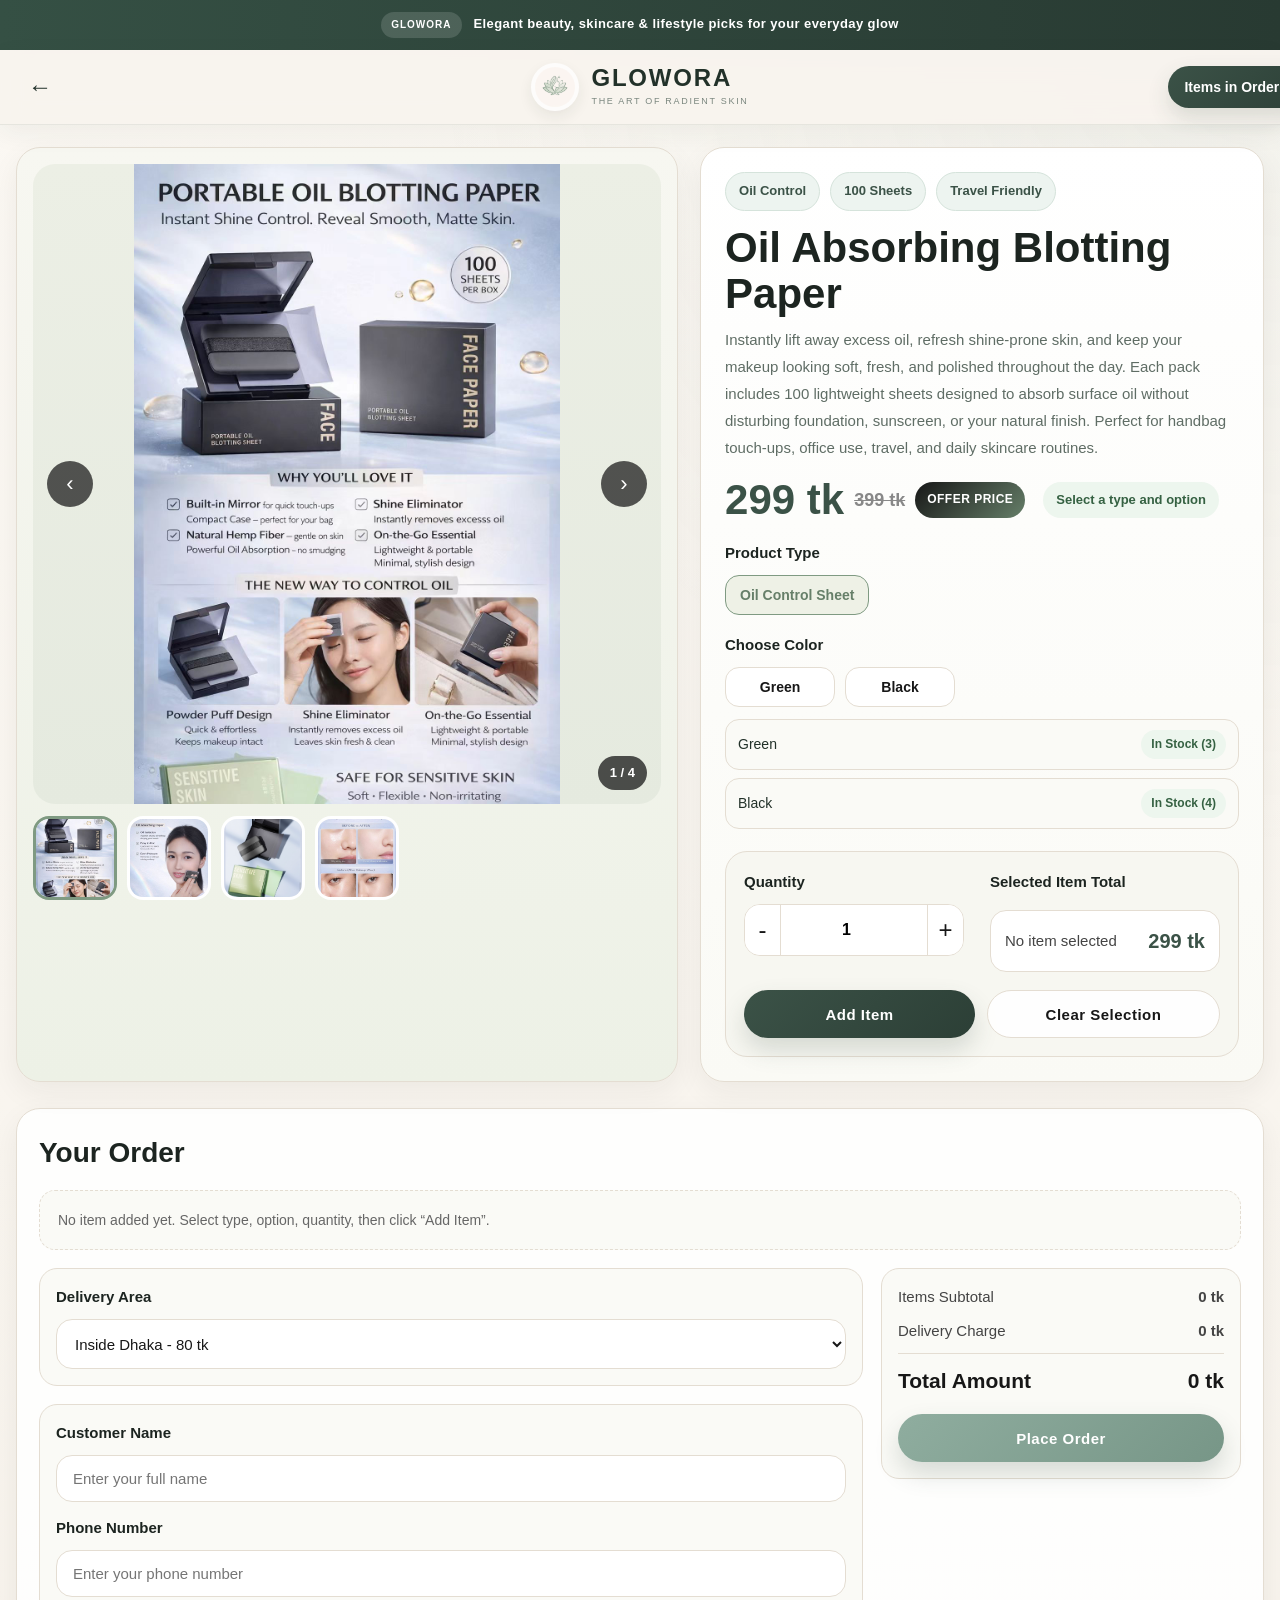
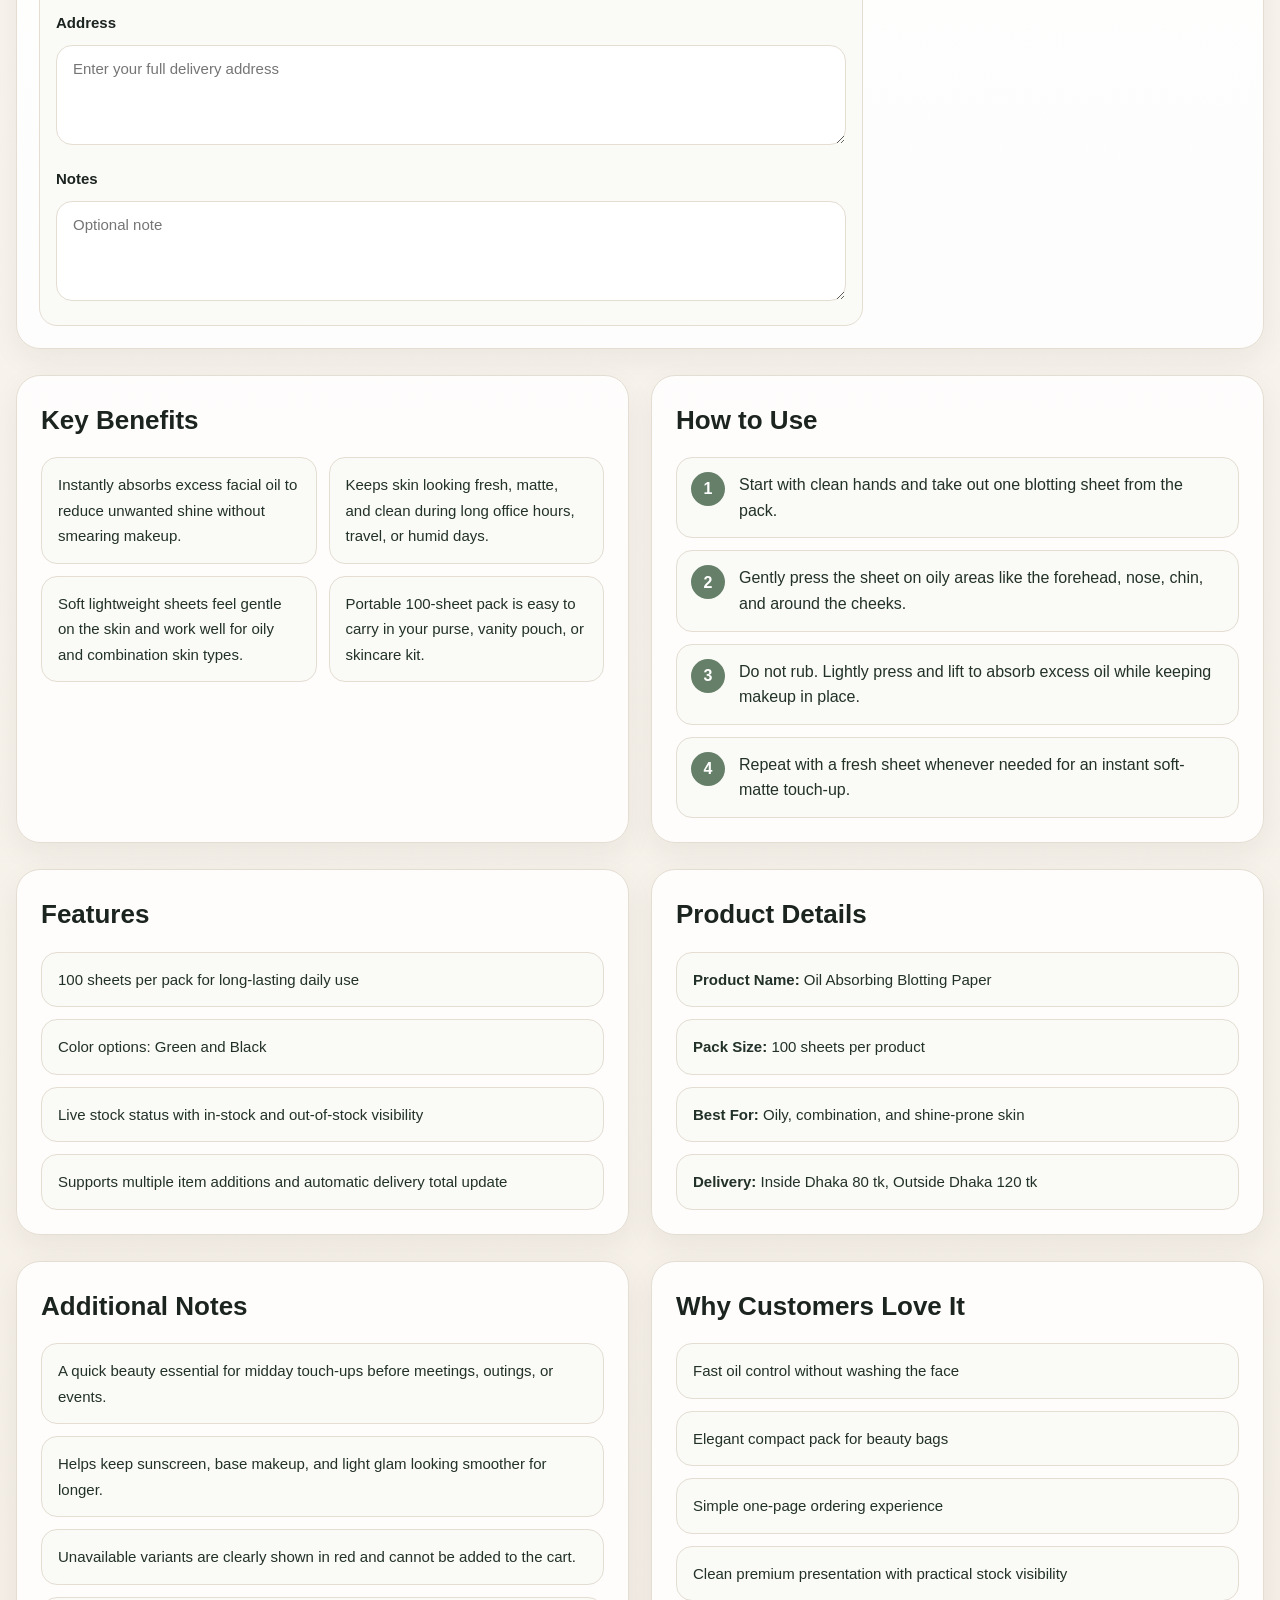
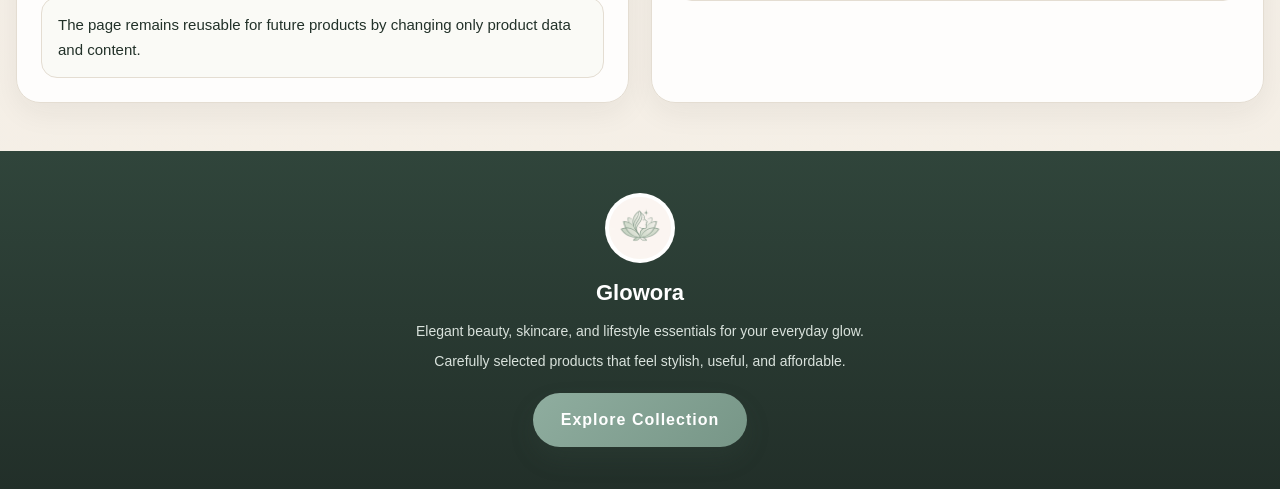
<file: blotting-paper.html>
<!DOCTYPE html>
<html lang="en">
<head>
  <meta charset="UTF-8" />
  <meta name="viewport" content="width=device-width, initial-scale=1.0" />
  <title>Glowora | Oil Absorbing Blotting Paper</title>
  <style>
    * {
      box-sizing: border-box;
      margin: 0;
      padding: 0;
      -webkit-font-smoothing: antialiased;
      -moz-osx-font-smoothing: grayscale;
    }

    :root {
      --brand-dark: #24332c;
      --brand-green: #8fad9f;
      --brand-green-dark: #6e8a7c;
      --brand-green-deep: #3b5247;
      --brand-green-soft: #edf4f0;
      --brand-light: #f8f4ee;
      --brand-white: #ffffff;

      --text-dark: #223129;
      --text-soft: #5f6d65;
      --text-muted: #7b877f;
      --border-soft: #e4ddd2;

      --lux-blackish: #1c2420;
      --lux-whiteish: #fffdf9;
      --lux-green-soft: #f3f8f4;
      --lux-green-pale: #e7f0ea;

      --accent-red: #a13838;
      --accent-red-deep: #812929;
      --accent-red-soft: #f9ecec;

      --accent-gold-soft: #c9b08c;
      --accent-peach-soft: #f3ddd4;
      --accent-lilac-soft: #ece7f6;

      --shadow-soft: 0 10px 30px rgba(28, 36, 32, 0.06);
      --shadow-medium: 0 16px 38px rgba(28, 36, 32, 0.1);
      --radius-sm: 10px;
      --radius-md: 18px;
      --radius-lg: 24px;

      --container: 1320px;

      --sage-1: #f6f5ef;
      --sage-2: #eef1e6;
      --sage-3: #dfe6d8;
      --sage-4: #a8bea9;
      --sage-5: #7f9a82;
      --sage-6: #667f69;
      --black: #171717;
      --gray: #666;
      --border: #e2e4db;
      --white: #ffffff;
      --danger: #b53c3c;
      --success: #356142;
      --warning: #9c6a19;
      --shadow: 0 12px 30px rgba(0, 0, 0, 0.07);
    }

    html {
      scroll-behavior: smooth;
    }

    body {
      font-family: Arial, sans-serif;
      color: var(--text-dark);
      background:
        radial-gradient(circle at top right, rgba(143, 173, 159, 0.08), transparent 22%),
        linear-gradient(180deg, #fbf8f3 0%, #f4eee5 100%);
      line-height: 1.6;
    }

    img {
      display: block;
      max-width: 100%;
    }

    a {
      text-decoration: none;
      color: inherit;
    }

    button,
    select,
    input,
    textarea {
      font-family: inherit;
    }

    .container {
      width: min(var(--container), calc(100% - 32px));
      margin: 22px auto 48px;
    }

    /* =========================
       TOP BAR
       ========================= */
    .top-bar {
      background: linear-gradient(90deg, #355044 0%, #283a32 100%);
      color: #ffffff;
      text-align: center;
      padding: 12px 14px;
      font-weight: 700;
      letter-spacing: 0.4px;
      font-size: 13px;
    }

    .top-bar .offer-badge {
      display: inline-block;
      background: rgba(255, 255, 255, 0.14);
      color: #fff;
      padding: 5px 10px;
      border-radius: 999px;
      margin-right: 8px;
      font-size: 10px;
      font-weight: 800;
      letter-spacing: 1px;
      text-transform: uppercase;
    }

    /* =========================
       HEADER
       ========================= */
    .header {
      display: flex;
      align-items: center;
      justify-content: space-between;
      gap: 14px;
      padding: 12px 18px;
      background: rgba(248, 244, 238, 0.92);
      backdrop-filter: blur(14px);
      border-bottom: 1px solid rgba(36, 51, 44, 0.08);
      position: sticky;
      top: 0;
      z-index: 1000;
      box-shadow: 0 8px 24px rgba(36, 51, 44, 0.06);
    }

    .header-side {
      width: 44px;
      display: flex;
      align-items: center;
      justify-content: center;
      flex-shrink: 0;
    }

    .icon-btn {
      background: transparent;
      border: none;
      font-size: 24px;
      cursor: pointer;
      padding: 6px;
      color: var(--brand-dark);
      border-radius: 999px;
      transition:
        transform 0.28s ease,
        opacity 0.28s ease,
        background 0.28s ease;
    }

    .icon-btn:hover {
      transform: translateY(-1px);
      opacity: 0.88;
      background: rgba(143, 173, 159, 0.1);
    }

    .brand {
      display: flex;
      align-items: center;
      justify-content: center;
      gap: 12px;
      flex: 1;
      min-width: 0;
      color: var(--text-dark);
    }

    .brand img {
      width: 48px;
      height: 48px;
      object-fit: contain;
      border-radius: 50%;
      background: rgba(255, 255, 255, 0.72);
      padding: 4px;
      box-shadow: 0 6px 14px rgba(36, 51, 44, 0.08);
    }

    .brand-text {
      min-width: 0;
    }

    .brand-name {
      font-size: 24px;
      font-weight: 900;
      line-height: 1;
      letter-spacing: 1.8px;
    }

    .brand-tagline {
      font-size: 9px;
      text-transform: uppercase;
      letter-spacing: 1.7px;
      color: var(--text-muted);
      margin-top: 4px;
    }

    .cart-pill {
      background: linear-gradient(135deg, var(--brand-green-deep) 0%, #2d4037 100%);
      color: white;
      padding: 10px 16px;
      border-radius: 999px;
      font-size: 14px;
      font-weight: 800;
      white-space: nowrap;
      box-shadow: 0 10px 22px rgba(59, 82, 71, 0.16);
    }

    /* =========================
       PAGE CONTENT
       ========================= */
    .hero {
      display: grid;
      grid-template-columns: 1.08fr 0.92fr;
      gap: 22px;
      align-items: stretch;
    }

    .gallery-card,
    .product-card,
    .section-card,
    .order-card {
      background: rgba(255, 255, 255, 0.88);
      border: 1px solid var(--border-soft);
      border-radius: var(--radius-lg);
      box-shadow: var(--shadow-soft);
    }

    .gallery-card {
      padding: 16px;
      display: flex;
      flex-direction: column;
      gap: 12px;
      background: linear-gradient(180deg, #f7f7f1 0%, #edf1e6 100%);
    }

    .slider {
      position: relative;
      overflow: hidden;
      border-radius: 22px;
      background: linear-gradient(180deg, #ecefe5 0%, #e5eadf 100%);
      height: 640px;
      min-height: 640px;
      display: flex;
      align-items: center;
      justify-content: center;
    }

    .slider img {
      width: 100%;
      height: 100%;
      object-fit: contain;
      background: transparent;
    }

    .slider-btn {
      position: absolute;
      top: 50%;
      transform: translateY(-50%);
      width: 46px;
      height: 46px;
      border: none;
      border-radius: 50%;
      background: rgba(23, 23, 23, 0.72);
      color: white;
      font-size: 22px;
      cursor: pointer;
      z-index: 2;
    }

    .slider-btn.left {
      left: 14px;
    }

    .slider-btn.right {
      right: 14px;
    }

    .slide-count {
      position: absolute;
      right: 14px;
      bottom: 14px;
      background: rgba(23, 23, 23, 0.75);
      color: white;
      border-radius: 999px;
      padding: 7px 12px;
      font-size: 13px;
      font-weight: bold;
    }

    .thumbs {
      display: flex;
      gap: 10px;
      overflow-x: auto;
      padding-bottom: 2px;
    }

    .thumb {
      width: 84px;
      height: 84px;
      object-fit: cover;
      border-radius: 16px;
      border: 3px solid transparent;
      cursor: pointer;
      flex-shrink: 0;
      background: var(--white);
    }

    .thumb.active {
      border-color: var(--sage-5);
    }

    .product-card {
      padding: 24px;
      background: linear-gradient(180deg, #ffffff 0%, #fafaf5 100%);
    }

    .tag-row {
      display: flex;
      flex-wrap: wrap;
      gap: 10px;
      margin-bottom: 14px;
    }

    .tag {
      background: var(--brand-green-soft);
      border: 1px solid #d5e3db;
      color: var(--brand-green-deep);
      padding: 8px 13px;
      border-radius: 999px;
      font-size: 13px;
      font-weight: bold;
    }

    .title {
      font-size: 42px;
      line-height: 1.08;
      margin-bottom: 10px;
      color: var(--lux-blackish);
    }

    .subtitle {
      color: var(--text-soft);
      font-size: 15px;
      line-height: 1.8;
      margin-bottom: 18px;
    }

    .price-row {
      display: flex;
      align-items: center;
      flex-wrap: wrap;
      gap: 14px;
      margin-bottom: 20px;
    }

    .price {
      display: flex;
      align-items: center;
      flex-wrap: wrap;
      gap: 10px;
      margin-right: 4px;
    }

    .price-main {
      font-size: 42px;
      line-height: 1;
      font-weight: 900;
      color: var(--brand-green-deep);
    }

    .price-old {
      font-size: 18px;
      font-weight: 700;
      color: #888;
      text-decoration: line-through;
    }

    .offer-badge {
      background: linear-gradient(135deg, #171717 0%, #667f69 100%);
      color: #fff;
      padding: 8px 12px;
      border-radius: 999px;
      font-size: 12px;
      font-weight: 800;
      letter-spacing: 0.5px;
      text-transform: uppercase;
    }

    .status-chip {
      padding: 8px 13px;
      border-radius: 999px;
      font-size: 13px;
      font-weight: bold;
    }

    .status-ok {
      background: #edf6ee;
      color: var(--success);
    }

    .status-low {
      background: #fff8ea;
      color: var(--warning);
      display: none;
    }

    .label {
      display: block;
      font-size: 15px;
      font-weight: 700;
      margin-bottom: 10px;
      color: var(--lux-blackish);
    }

    .form-block {
      margin-top: 18px;
    }

    .option-grid {
      display: flex;
      flex-wrap: wrap;
      gap: 10px;
    }

    .option-btn {
      min-width: 110px;
      border: 1px solid var(--border-soft);
      background: var(--white);
      color: var(--black);
      padding: 11px 14px;
      border-radius: 14px;
      cursor: pointer;
      font-size: 14px;
      font-weight: 700;
      transition: 0.2s;
    }

    .option-btn:hover {
      border-color: var(--sage-5);
      color: var(--sage-6);
    }

    .option-btn.active {
      background: var(--sage-2);
      border-color: var(--sage-5);
      color: var(--sage-6);
    }

    .option-btn.disabled {
      background: #f0f0f0;
      color: #a0a0a0;
      border-color: #e0e0e0;
      cursor: not-allowed;
      text-decoration: line-through;
    }

    .stock-list {
      margin-top: 12px;
      display: grid;
      gap: 8px;
    }

    .stock-item {
      display: flex;
      justify-content: space-between;
      align-items: center;
      gap: 12px;
      background: #fafaf6;
      border: 1px solid var(--border-soft);
      border-radius: 14px;
      padding: 10px 12px;
      font-size: 14px;
    }

    .stock-badge {
      padding: 5px 10px;
      border-radius: 999px;
      font-size: 12px;
      font-weight: bold;
      white-space: nowrap;
    }

    .in-stock {
      background: #edf6ee;
      color: var(--success);
    }

    .out-stock {
      background: #fdf1f1;
      color: var(--danger);
    }

    .selector-box {
      margin-top: 22px;
      background: #f7f7f1;
      border: 1px solid var(--border-soft);
      border-radius: 22px;
      padding: 18px;
    }

    .inline-grid {
      display: grid;
      grid-template-columns: 1fr 1fr;
      gap: 16px;
    }

    .qty-box {
      display: flex;
      align-items: center;
      border: 1px solid var(--border-soft);
      border-radius: 16px;
      overflow: hidden;
      background: var(--white);
      max-width: 220px;
    }

    .qty-box button {
      width: 52px;
      height: 50px;
      border: none;
      background: var(--white);
      font-size: 24px;
      cursor: pointer;
      color: var(--black);
    }

    .qty-box input {
      width: 100%;
      height: 50px;
      border: none;
      border-left: 1px solid var(--border-soft);
      border-right: 1px solid var(--border-soft);
      text-align: center;
      font-size: 16px;
      font-weight: 700;
      outline: none;
    }

    select,
    input[type="text"],
    textarea {
      width: 100%;
      border: 1px solid var(--border-soft);
      border-radius: 16px;
      padding: 14px 16px;
      font-size: 15px;
      background: var(--white);
      outline: none;
      color: var(--black);
    }

    select {
      height: 50px;
      padding: 0 14px;
    }

    textarea {
      min-height: 100px;
      resize: vertical;
    }

    input[type="text"]:focus,
    textarea:focus,
    select:focus {
      border-color: var(--sage-5);
    }

    .mini-total {
      margin-top: 16px;
      background: var(--white);
      border: 1px solid var(--border-soft);
      border-radius: 16px;
      padding: 14px;
      font-size: 15px;
      color: #444;
      display: flex;
      justify-content: space-between;
      gap: 15px;
      align-items: center;
    }

    .mini-total strong {
      color: var(--brand-green-deep);
      font-size: 20px;
    }

    .actions {
      margin-top: 18px;
      display: flex;
      gap: 12px;
      flex-wrap: wrap;
    }

    .btn {
      flex: 1;
      min-width: 150px;
      min-height: 48px;
      padding: 14px 28px;
      border: none;
      border-radius: 999px;
      font-size: 15px;
      font-weight: 800;
      letter-spacing: 0.5px;
      cursor: pointer;
      transition:
        transform 0.28s ease,
        box-shadow 0.28s ease,
        opacity 0.28s ease,
        background 0.28s ease;
    }

    .btn-dark {
      background: linear-gradient(135deg, var(--brand-green-deep) 0%, #2c3f36 100%);
      color: white;
      box-shadow: 0 12px 24px rgba(59, 82, 71, 0.18);
    }

    .btn-olive {
      background: linear-gradient(135deg, var(--brand-green) 0%, #779687 100%);
      color: white;
      box-shadow: 0 12px 24px rgba(59, 82, 71, 0.18);
    }

    .btn-light {
      background: rgba(255, 255, 255, 0.9);
      color: var(--black);
      border: 1px solid var(--border-soft);
    }

    .btn:hover {
      transform: translateY(-1px);
      opacity: 0.98;
    }

    .btn:disabled {
      opacity: 0.7;
      cursor: not-allowed;
      transform: none;
    }

    .message {
      margin-top: 14px;
      padding: 14px 16px;
      border-radius: 14px;
      font-size: 14px;
      font-weight: 700;
      display: none;
      white-space: pre-line;
    }

    .message.success {
      display: block;
      background: #edf6ee;
      color: var(--success);
      border: 1px solid #cfe6d3;
    }

    .message.error {
      display: block;
      background: #fdf1f1;
      color: var(--danger);
      border: 1px solid #f1d0d0;
    }

    .order-card {
      margin-top: 26px;
      padding: 22px;
    }

    .order-card h2 {
      font-size: 28px;
      margin-bottom: 14px;
      color: var(--lux-blackish);
    }

    .cart-list {
      display: grid;
      gap: 10px;
    }

    .cart-item {
      display: grid;
      grid-template-columns: 1.4fr 0.8fr 0.8fr 0.6fr 0.6fr auto;
      gap: 12px;
      align-items: center;
      background: #fafaf6;
      border: 1px solid var(--border-soft);
      border-radius: 16px;
      padding: 12px;
      font-size: 14px;
    }

    .cart-item strong {
      color: var(--black);
    }

    .remove-btn {
      background: transparent;
      border: 1px solid #e2d6d6;
      color: var(--danger);
      border-radius: 12px;
      padding: 8px 10px;
      cursor: pointer;
      font-size: 13px;
      font-weight: bold;
    }

    .cart-empty {
      background: #fafaf6;
      border: 1px dashed var(--border-soft);
      border-radius: 16px;
      padding: 18px;
      color: var(--gray);
      font-size: 14px;
    }

    .summary-panel {
      margin-top: 18px;
      display: grid;
      grid-template-columns: 1fr 360px;
      gap: 18px;
      align-items: start;
    }

    .delivery-box,
    .total-box {
      background: #fafaf6;
      border: 1px solid var(--border-soft);
      border-radius: 18px;
      padding: 16px;
    }

    .summary-line {
      display: flex;
      justify-content: space-between;
      gap: 15px;
      margin-bottom: 10px;
      font-size: 15px;
      color: #444;
    }

    .summary-line.total {
      padding-top: 10px;
      border-top: 1px solid var(--border-soft);
      font-size: 21px;
      font-weight: 800;
      color: var(--black);
      margin-bottom: 0;
    }

    .content-grid {
      margin-top: 26px;
      display: grid;
      grid-template-columns: 1fr 1fr;
      gap: 22px;
    }

    .section-card {
      padding: 24px;
    }

    .section-card h2 {
      font-size: 26px;
      margin-bottom: 16px;
      color: var(--lux-blackish);
    }

    .benefit-grid {
      display: grid;
      grid-template-columns: 1fr 1fr;
      gap: 12px;
    }

    .benefit-item,
    .feature-item,
    .detail-item {
      background: #fafaf6;
      border: 1px solid var(--border-soft);
      border-radius: 16px;
      padding: 14px 16px;
      font-size: 15px;
      line-height: 1.7;
    }

    .steps {
      display: grid;
      gap: 12px;
    }

    .step {
      display: flex;
      gap: 14px;
      align-items: flex-start;
      background: #fafaf6;
      border: 1px solid var(--border-soft);
      border-radius: 16px;
      padding: 14px;
    }

    .step-no {
      width: 34px;
      height: 34px;
      border-radius: 50%;
      background: var(--sage-6);
      color: white;
      display: flex;
      align-items: center;
      justify-content: center;
      font-weight: bold;
      flex-shrink: 0;
    }

    /* =========================
       FOOTER
       ========================= */
    .footer {
      background: linear-gradient(180deg, #30453b 0%, #222f29 100%);
      color: #fff;
      text-align: center;
      padding: 42px 18px;
      margin-top: 36px;
    }

    .footer img {
      width: 70px;
      margin: 0 auto 12px;
      background: #ffffff;
      border-radius: 50%;
      padding: 4px;
    }

    .footer h3 {
      margin: 0 0 10px;
      font-size: 22px;
    }

    .footer p {
      margin: 6px 0;
      color: #d9e2dc;
      line-height: 1.7;
      font-size: 14px;
    }

    .footer .footer-btn {
      display: inline-flex;
      align-items: center;
      justify-content: center;
      gap: 8px;
      min-height: 48px;
      padding: 14px 28px;
      font-weight: 800;
      letter-spacing: 1px;
      border: none;
      cursor: pointer;
      background: linear-gradient(135deg, var(--brand-green) 0%, #779687 100%);
      color: #ffffff;
      border-radius: 999px;
      box-shadow: 0 12px 24px rgba(59, 82, 71, 0.18);
      margin: 14px 0 0;
    }

    @media (max-width: 1100px) {
      .hero,
      .summary-panel,
      .content-grid {
        grid-template-columns: 1fr;
      }

      .slider {
        height: 460px;
        min-height: 460px;
      }

      .cart-item {
        grid-template-columns: 1fr 1fr;
      }
    }

    @media (max-width: 700px) {
      .brand-name {
        font-size: 19px;
        letter-spacing: 1.2px;
      }

      .brand-tagline {
        font-size: 8px;
        letter-spacing: 1.2px;
      }

      .header {
        padding: 10px 12px;
      }

      .header-side {
        width: 38px;
      }

      .icon-btn {
        font-size: 22px;
        padding: 4px;
      }

      .brand {
        gap: 9px;
      }

      .brand img {
        width: 42px;
        height: 42px;
      }

      .container {
        width: min(var(--container), calc(100% - 24px));
        margin: 18px auto 36px;
      }

      .title {
        font-size: 32px;
      }

      .price-main {
        font-size: 34px;
      }

      .slider {
        height: 320px;
        min-height: 320px;
      }

      .thumb {
        width: 72px;
        height: 72px;
      }

      .inline-grid,
      .benefit-grid {
        grid-template-columns: 1fr;
      }

      .actions {
        flex-direction: column;
      }

      .cart-item {
        grid-template-columns: 1fr;
      }

      .top-bar {
        font-size: 11px;
        padding: 10px 12px;
      }

      .footer {
        padding: 34px 14px;
      }
    }

    @media (prefers-reduced-motion: reduce) {
      html {
        scroll-behavior: auto;
      }

      *,
      *::before,
      *::after {
        animation: none !important;
        transition: none !important;
      }
    }
  </style>
  <!-- Meta Pixel Code -->
<script>
!function(f,b,e,v,n,t,s)
{if(f.fbq)return;n=f.fbq=function(){n.callMethod?
n.callMethod.apply(n,arguments):n.queue.push(arguments)};
if(!f._fbq)f._fbq=n;n.push=n;n.loaded=!0;n.version='2.0';
n.queue=[];t=b.createElement(e);t.async=!0;
t.src=v;s=b.getElementsByTagName(e)[0];
s.parentNode.insertBefore(t,s)}(window,document,'script',
'https://connect.facebook.net/en_US/fbevents.js'); 
fbq('init', '1849854712344948'); 
fbq('track', 'PageView');
</script>
<noscript> 
<img height="1" width="1" 
src="https://www.facebook.com/tr?id=1849854712344948&ev=PageView
&noscript=1"/>
</noscript>
<!-- End Meta Pixel Code -->
</head>
<body>
  <div class="top-bar">
    <span class="offer-badge">Glowora</span>
    <span>Elegant beauty, skincare & lifestyle picks for your everyday glow</span>
  </div>

  <header class="header">
    <div class="header-side">
      <a href="index.html" class="icon-btn" aria-label="Back to home">&#8592;</a>
    </div>

    <a href="index.html" class="brand" aria-label="Glowora Home">
      <img src="images/glowora-logo.png" alt="Glowora Logo">
      <div class="brand-text">
        <div class="brand-name">GLOWORA</div>
        <div class="brand-tagline">THE ART OF RADIENT SKIN</div>
      </div>
    </a>

    <div class="header-side">
      <div class="cart-pill" id="cartCount">Items in Order: 0</div>
    </div>
  </header>

  <div class="container">
    <section class="hero">
      <div class="gallery-card">
        <div class="slider" id="sliderArea">
          <button class="slider-btn left" type="button" onclick="prevSlide()">‹</button>
          <img id="mainImage" src="images/blotting-paper-main.jpg" alt="Oil Absorbing Blotting Paper">
          <button class="slider-btn right" type="button" onclick="nextSlide()">›</button>
          <div class="slide-count" id="slideCount">1 / 4</div>
        </div>

        <div class="thumbs">
          <img src="images/blotting-paper-main.jpg" class="thumb active" onclick="showSlide(0)" alt="Oil Absorbing Blotting Paper Main">
          <img src="images/blotting-paper-2.jpg" class="thumb" onclick="showSlide(1)" alt="Oil Absorbing Blotting Paper View 2">
          <img src="images/blotting-paper-3.jpg" class="thumb" onclick="showSlide(2)" alt="Oil Absorbing Blotting Paper View 3">
          <img src="images/blotting-paper-4.jpg" class="thumb" onclick="showSlide(3)" alt="Oil Absorbing Blotting Paper View 4">
        </div>
      </div>

      <div class="product-card">
        <div class="tag-row">
          <div class="tag">Oil Control</div>
          <div class="tag">100 Sheets</div>
          <div class="tag">Travel Friendly</div>
        </div>

        <h1 class="title">Oil Absorbing Blotting Paper</h1>

        <p class="subtitle">
          Instantly lift away excess oil, refresh shine-prone skin, and keep your makeup looking soft, fresh, and polished throughout the day.
          Each pack includes 100 lightweight sheets designed to absorb surface oil without disturbing foundation, sunscreen, or your natural finish.
          Perfect for handbag touch-ups, office use, travel, and daily skincare routines.
        </p>

        <div class="price-row">
          <div class="price">
            <span class="price-main">299 tk</span>
            <span class="price-old">399 tk</span>
            <span class="offer-badge">Offer Price</span>
          </div>
          <div class="status-chip status-ok" id="statusChip">Select a type and option</div>
          <div class="status-chip status-low" id="lowStockChip">Low Stock</div>
        </div>

        <div class="form-block">
          <label class="label" id="typeLabel">Product Type</label>
          <div class="option-grid" id="typeButtons">
            <button class="option-btn active" data-type="oil-control-sheet" type="button" onclick="selectType('oil-control-sheet')">Oil Control Sheet</button>
          </div>
        </div>

        <div class="form-block">
          <label class="label" id="variantLabel">Choose Color</label>
          <div class="option-grid" id="variantButtons"></div>
          <div class="stock-list" id="stockList"></div>
        </div>

        <div class="selector-box">
          <div class="inline-grid">
            <div>
              <label class="label">Quantity</label>
              <div class="qty-box">
                <button type="button" onclick="decreaseQty()">-</button>
                <input type="number" id="qty" value="1" min="1" onchange="updateSelectedPreview()">
                <button type="button" onclick="increaseQty()">+</button>
              </div>
            </div>

            <div>
              <label class="label">Selected Item Total</label>
              <div class="mini-total">
                <span id="selectedPreviewText">No item selected</span>
                <strong id="selectedItemTotal">299 tk</strong>
              </div>
            </div>
          </div>

          <div class="actions">
            <button class="btn btn-dark" type="button" onclick="addItemToOrder()">Add Item</button>
            <button class="btn btn-light" type="button" onclick="clearSelection()">Clear Selection</button>
          </div>
        </div>

        <div id="messageBox" class="message"></div>
      </div>
    </section>

    <section class="order-card">
      <h2>Your Order</h2>

      <div id="cartList" class="cart-list">
        <div class="cart-empty">No item added yet. Select type, option, quantity, then click “Add Item”.</div>
      </div>

      <div class="summary-panel">
        <div>
          <div class="delivery-box">
            <label class="label">Delivery Area</label>
            <select id="deliveryArea" onchange="updateOrderSummary()">
              <option value="80">Inside Dhaka - 80 tk</option>
              <option value="120">Outside Dhaka - 120 tk</option>
            </select>
          </div>

          <div class="delivery-box" style="margin-top:18px;">
            <label class="label">Customer Name</label>
            <input type="text" id="customerName" placeholder="Enter your full name">

            <label class="label" style="margin-top:14px;">Phone Number</label>
            <input type="text" id="customerPhone" placeholder="Enter your phone number">

            <label class="label" style="margin-top:14px;">Address</label>
            <textarea id="customerAddress" placeholder="Enter your full delivery address"></textarea>

            <label class="label" style="margin-top:14px;">Notes</label>
            <textarea id="customerNotes" placeholder="Optional note"></textarea>
          </div>
        </div>

        <div class="total-box">
          <div class="summary-line">
            <span>Items Subtotal</span>
            <strong id="itemsSubtotal">0 tk</strong>
          </div>
          <div class="summary-line">
            <span>Delivery Charge</span>
            <strong id="deliveryCharge">0 tk</strong>
          </div>
          <div class="summary-line total">
            <span>Total Amount</span>
            <strong id="grandTotal">0 tk</strong>
          </div>

          <div class="actions" style="margin-top:16px;">
            <button class="btn btn-olive" id="submitBtn" type="button" onclick="submitOrder()">Place Order</button>
          </div>
        </div>
      </div>
    </section>

    <div class="content-grid">
      <div class="section-card">
        <h2>Key Benefits</h2>
        <div class="benefit-grid">
          <div class="benefit-item">Instantly absorbs excess facial oil to reduce unwanted shine without smearing makeup.</div>
          <div class="benefit-item">Keeps skin looking fresh, matte, and clean during long office hours, travel, or humid days.</div>
          <div class="benefit-item">Soft lightweight sheets feel gentle on the skin and work well for oily and combination skin types.</div>
          <div class="benefit-item">Portable 100-sheet pack is easy to carry in your purse, vanity pouch, or skincare kit.</div>
        </div>
      </div>

      <div class="section-card">
        <h2>How to Use</h2>
        <div class="steps">
          <div class="step"><div class="step-no">1</div><div>Start with clean hands and take out one blotting sheet from the pack.</div></div>
          <div class="step"><div class="step-no">2</div><div>Gently press the sheet on oily areas like the forehead, nose, chin, and around the cheeks.</div></div>
          <div class="step"><div class="step-no">3</div><div>Do not rub. Lightly press and lift to absorb excess oil while keeping makeup in place.</div></div>
          <div class="step"><div class="step-no">4</div><div>Repeat with a fresh sheet whenever needed for an instant soft-matte touch-up.</div></div>
        </div>
      </div>
    </div>

    <div class="content-grid">
      <div class="section-card">
        <h2>Features</h2>
        <div class="steps">
          <div class="feature-item">100 sheets per pack for long-lasting daily use</div>
          <div class="feature-item">Color options: Green and Black</div>
          <div class="feature-item">Live stock status with in-stock and out-of-stock visibility</div>
          <div class="feature-item">Supports multiple item additions and automatic delivery total update</div>
        </div>
      </div>

      <div class="section-card">
        <h2>Product Details</h2>
        <div class="steps">
          <div class="detail-item"><strong>Product Name:</strong> Oil Absorbing Blotting Paper</div>
          <div class="detail-item"><strong>Pack Size:</strong> 100 sheets per product</div>
          <div class="detail-item"><strong>Best For:</strong> Oily, combination, and shine-prone skin</div>
          <div class="detail-item"><strong>Delivery:</strong> Inside Dhaka 80 tk, Outside Dhaka 120 tk</div>
        </div>
      </div>
    </div>

    <div class="content-grid">
      <div class="section-card">
        <h2>Additional Notes</h2>
        <div class="steps">
          <div class="detail-item">A quick beauty essential for midday touch-ups before meetings, outings, or events.</div>
          <div class="detail-item">Helps keep sunscreen, base makeup, and light glam looking smoother for longer.</div>
          <div class="detail-item">Unavailable variants are clearly shown in red and cannot be added to the cart.</div>
          <div class="detail-item">The page remains reusable for future products by changing only product data and content.</div>
        </div>
      </div>

      <div class="section-card">
        <h2>Why Customers Love It</h2>
        <div class="steps">
          <div class="feature-item">Fast oil control without washing the face</div>
          <div class="feature-item">Elegant compact pack for beauty bags</div>
          <div class="feature-item">Simple one-page ordering experience</div>
          <div class="feature-item">Clean premium presentation with practical stock visibility</div>
        </div>
      </div>
    </div>
  </div>

  <footer class="footer">
    <img src="images/glowora-logo.png" alt="Glowora Logo">
    <h3>Glowora</h3>
    <p>Elegant beauty, skincare, and lifestyle essentials for your everyday glow.</p>
    <p>Carefully selected products that feel stylish, useful, and affordable.</p>
    <a href="index.html" class="footer-btn">Explore Collection</a>
  </footer>

<script>
  const scriptURL = "https://script.google.com/macros/s/AKfycbyv7HM56z4VMYpwQJrIhmVyikCgUNe0sBg69WJf3OP6txrPsmZOhAyMJREzKoLKBTU5/exec";
  const basePrice = 299;

  const productConfig = {
    productName: "Oil Absorbing Blotting Paper",
    optionLabels: {
      type: "Product Type",
      variant: "Choose Color"
    }
  };

  let currentSlide = 0;
  let selectedType = "oil-control-sheet";
  let selectedVariantIndex = null;
  let orderItems = [];

  const images = [
    "images/blotting-paper-main.jpg",
    "images/blotting-paper-2.jpg",
    "images/blotting-paper-3.jpg",
    "images/blotting-paper-4.jpg"
  ];

  const productData = {
    "oil-control-sheet": [
      { name: "Green", stock: 3, image: "images/blotting-paper-main.jpg" },
      { name: "Black", stock: 4, image: "images/blotting-paper-2.jpg" }
    ]
  };

  function formatTypeName(type) {
    return type
      .split("-")
      .map(word => word.charAt(0).toUpperCase() + word.slice(1))
      .join(" ");
  }

  function getSelectedVariant() {
    if (selectedVariantIndex === null) return null;
    return productData[selectedType][selectedVariantIndex];
  }

  function updateSlider() {
    document.getElementById("mainImage").src = images[currentSlide];
    document.getElementById("slideCount").innerText = (currentSlide + 1) + " / " + images.length;
    document.querySelectorAll(".thumb").forEach((thumb, index) => {
      thumb.classList.toggle("active", index === currentSlide);
    });
  }

  function showSlide(index) {
    currentSlide = index;
    updateSlider();
  }

  function nextSlide() {
    currentSlide = (currentSlide + 1) % images.length;
    updateSlider();
  }

  function prevSlide() {
    currentSlide = (currentSlide - 1 + images.length) % images.length;
    updateSlider();
  }

  function selectType(type) {
    selectedType = type;
    selectedVariantIndex = null;
    document.getElementById("qty").value = 1;
    document.querySelectorAll("#typeButtons .option-btn").forEach(btn => btn.classList.remove("active"));
    const activeTypeBtn = document.querySelector('[data-type="' + type + '"]');
    if (activeTypeBtn) activeTypeBtn.classList.add("active");
    renderVariants();
    resetStatus();
    updateSelectedPreview();
    clearMessage();
  }

  function getUsedCount(type, name) {
    return orderItems
      .filter(item => item.type === type && item.name === name)
      .reduce((sum, item) => sum + item.qty, 0);
  }

  function renderVariants() {
    const variantButtons = document.getElementById("variantButtons");
    const stockList = document.getElementById("stockList");
    variantButtons.innerHTML = "";
    stockList.innerHTML = "";

    productData[selectedType].forEach((item, index) => {
      const remaining = item.stock - getUsedCount(selectedType, item.name);

      const btn = document.createElement("button");
      btn.className = "option-btn";
      btn.type = "button";
      btn.innerText = item.name;

      if (remaining <= 0) {
        btn.classList.add("disabled");
        btn.disabled = true;
      } else {
        btn.onclick = function () { selectVariant(index); };
      }

      variantButtons.appendChild(btn);

      const row = document.createElement("div");
      row.className = "stock-item";
      row.innerHTML =
        '<span>' + item.name + '</span>' +
        '<span class="stock-badge ' + (remaining > 0 ? 'in-stock' : 'out-stock') + '">' +
        (remaining > 0 ? 'In Stock (' + remaining + ')' : 'Out of Stock') +
        '</span>';
      stockList.appendChild(row);
    });
  }

  function selectVariant(index) {
    selectedVariantIndex = index;
    document.querySelectorAll("#variantButtons .option-btn").forEach((btn, i) => {
      btn.classList.toggle("active", i === index);
    });

    const variant = getSelectedVariant();
    const remaining = variant.stock - getUsedCount(selectedType, variant.name);
    document.getElementById("qty").value = remaining > 0 ? 1 : 0;
    updateStatus();
    updateImageFromVariant();
    updateSelectedPreview();
    clearMessage();
  }

  function updateStatus() {
    const statusChip = document.getElementById("statusChip");
    const lowStockChip = document.getElementById("lowStockChip");
    const variant = getSelectedVariant();

    if (!variant) {
      resetStatus();
      return;
    }

    const remaining = variant.stock - getUsedCount(selectedType, variant.name);
    statusChip.innerText = formatTypeName(selectedType) + " / " + variant.name;
    lowStockChip.style.display = (remaining <= 2 && remaining > 0) ? "inline-block" : "none";
  }

  function resetStatus() {
    document.getElementById("statusChip").innerText = "Select a type and option";
    document.getElementById("lowStockChip").style.display = "none";
  }

  function updateImageFromVariant() {
    const variant = getSelectedVariant();
    if (!variant) return;

    const index = images.indexOf(variant.image);
    if (index !== -1) {
      currentSlide = index;
      updateSlider();
    }
  }

  function increaseQty() {
    const variant = getSelectedVariant();
    if (!variant) {
      showMessage("Please select type and option first.", "error");
      return;
    }

    const input = document.getElementById("qty");
    let qty = parseInt(input.value, 10) || 1;
    const remaining = variant.stock - getUsedCount(selectedType, variant.name);

    if (remaining <= 0) {
      showMessage("This option is out of stock.", "error");
      return;
    }

    if (qty < remaining) {
      input.value = qty + 1;
    } else {
      showMessage("Only " + remaining + " piece(s) remaining for this option.", "error");
    }

    updateSelectedPreview();
  }

  function decreaseQty() {
    const input = document.getElementById("qty");
    let qty = parseInt(input.value, 10) || 1;
    if (qty > 1) input.value = qty - 1;
    updateSelectedPreview();
  }

  function updateSelectedPreview() {
    const input = document.getElementById("qty");
    let qty = parseInt(input.value, 10) || 1;
    const variant = getSelectedVariant();

    if (qty < 1) qty = 1;

    if (variant) {
      const remaining = variant.stock - getUsedCount(selectedType, variant.name);
      if (qty > remaining) qty = remaining > 0 ? remaining : 1;
      input.value = qty;
      document.getElementById("selectedPreviewText").innerText =
        formatTypeName(selectedType) + " / " + variant.name + " x " + qty;
    } else {
      document.getElementById("selectedPreviewText").innerText = "No item selected";
      input.value = qty;
    }

    document.getElementById("selectedItemTotal").innerText = (qty * basePrice) + " tk";
  }

  function addItemToOrder() {
    const variant = getSelectedVariant();

    if (!variant) {
      showMessage("Please select type and option first.", "error");
      return;
    }

    const qty = parseInt(document.getElementById("qty").value, 10) || 1;
    const remaining = variant.stock - getUsedCount(selectedType, variant.name);

    if (remaining <= 0) {
      showMessage("This option is out of stock.", "error");
      return;
    }

    if (qty > remaining) {
      showMessage("Only " + remaining + " piece(s) remaining for this option.", "error");
      return;
    }

    const existing = orderItems.find(item => item.type === selectedType && item.name === variant.name);

    if (existing) {
      existing.qty += qty;
    } else {
      orderItems.push({
        type: selectedType,
        name: variant.name,
        qty: qty,
        price: basePrice
      });
    }

    renderOrderList();
    renderVariants();
    updateOrderSummary();
    updateStatus();
    clearSelection(false);
    showMessage("Item added to order successfully.", "success");
  }

  function clearSelection(showMsg = true) {
    selectedVariantIndex = null;
    document.getElementById("qty").value = 1;
    document.querySelectorAll("#variantButtons .option-btn").forEach(btn => btn.classList.remove("active"));
    resetStatus();
    updateSelectedPreview();
    if (showMsg) clearMessage();
  }

  function renderOrderList() {
    const cartList = document.getElementById("cartList");
    const count = orderItems.reduce((sum, item) => sum + item.qty, 0);
    document.getElementById("cartCount").innerText = "Items in Order: " + count;

    if (orderItems.length === 0) {
      cartList.innerHTML = '<div class="cart-empty">No item added yet. Select type, option, quantity, then click “Add Item”.</div>';
      return;
    }

    cartList.innerHTML = "";

    orderItems.forEach((item, index) => {
      const div = document.createElement("div");
      div.className = "cart-item";
      div.innerHTML =
        '<div><strong>' + formatTypeName(item.type) + '</strong></div>' +
        '<div>' + item.name + '</div>' +
        '<div>' + item.qty + ' pc(s)</div>' +
        '<div>' + item.price + ' tk</div>' +
        '<div><strong>' + (item.qty * item.price) + ' tk</strong></div>' +
        '<div><button class="remove-btn" type="button" onclick="removeItem(' + index + ')">Remove</button></div>';
      cartList.appendChild(div);
    });
  }

  function removeItem(index) {
    orderItems.splice(index, 1);
    renderOrderList();
    renderVariants();
    updateOrderSummary();
    updateStatus();
    showMessage("Item removed from order.", "success");
  }

  function updateOrderSummary() {
    const subtotal = orderItems.reduce((sum, item) => sum + (item.qty * item.price), 0);
    const delivery = parseInt(document.getElementById("deliveryArea").value, 10) || 80;
    const deliveryApplied = subtotal > 0 ? delivery : 0;
    const total = subtotal + deliveryApplied;

    document.getElementById("itemsSubtotal").innerText = subtotal + " tk";
    document.getElementById("deliveryCharge").innerText = deliveryApplied + " tk";
    document.getElementById("grandTotal").innerText = total + " tk";
  }

  function setSubmitButtonState(isLoading) {
    const submitBtn = document.getElementById("submitBtn");
    if (!submitBtn) return;
    submitBtn.disabled = isLoading;
    submitBtn.innerText = isLoading ? "Submitting..." : "Place Order";
  }

  async function submitOrder() {
    if (orderItems.length === 0) {
      showMessage("Please add at least one item to your order.", "error");
      return;
    }

    const customerName = document.getElementById("customerName").value.trim();
    const phone = document.getElementById("customerPhone").value.trim();
    const address = document.getElementById("customerAddress").value.trim();
    const notes = document.getElementById("customerNotes").value.trim();

    if (customerName === "") {
      showMessage("Please enter customer name.", "error");
      return;
    }

    if (phone === "") {
      showMessage("Please enter phone number.", "error");
      return;
    }

    if (!/^01[0-9]{9}$/.test(phone)) {
      showMessage("Please enter a valid phone number.", "error");
      return;
    }

    if (address === "") {
      showMessage("Please enter address.", "error");
      return;
    }

    const deliverySelect = document.getElementById("deliveryArea");
    const deliveryArea = deliverySelect.options[deliverySelect.selectedIndex].text;
    const deliveryCharge = parseInt(deliverySelect.value, 10) || 80;

    const subtotal = orderItems.reduce((sum, item) => sum + (item.qty * item.price), 0);
    const totalAmount = subtotal + deliveryCharge;

    const payload = {
      customerName,
      phone,
      address,
      notes,
      items: JSON.stringify(orderItems),
      subtotal,
      deliveryArea,
      deliveryCharge,
      totalAmount
    };

    try {
      setSubmitButtonState(true);
      showMessage("Submitting your order...", "success");

      const response = await fetch(scriptURL, {
        method: "POST",
        headers: {
          "Content-Type": "application/x-www-form-urlencoded;charset=UTF-8"
        },
        body: new URLSearchParams(payload).toString()
      });

      const text = (await response.text()).trim();

      let result;
      try {
        result = JSON.parse(text);
      } catch (parseError) {
        if (text.toLowerCase() === "success") {
          result = {
            success: true,
            message: "Order placed successfully."
          };
        } else {
          throw new Error("Server returned invalid response: " + text);
        }
      }

      if (!result.success) {
        throw new Error(result.message || "Order submission failed.");
      }

      showMessage(result.message || "Order placed successfully.", "success");

      orderItems = [];
      renderOrderList();
      updateOrderSummary();
      renderVariants();
      clearSelection(false);

      document.getElementById("customerName").value = "";
      document.getElementById("customerPhone").value = "";
      document.getElementById("customerAddress").value = "";
      document.getElementById("customerNotes").value = "";

    } catch (error) {
      console.error(error);
      showMessage("Submission failed: " + error.message, "error");
    } finally {
      setSubmitButtonState(false);
    }
  }

  function showMessage(text, type) {
    const box = document.getElementById("messageBox");
    box.className = "message " + type;
    box.innerText = text;
  }

  function clearMessage() {
    const box = document.getElementById("messageBox");
    box.className = "message";
    box.innerText = "";
  }

  let touchStartX = 0;
  let touchEndX = 0;
  const sliderArea = document.getElementById("sliderArea");

  sliderArea.addEventListener("touchstart", function (e) {
    touchStartX = e.changedTouches[0].screenX;
  });

  sliderArea.addEventListener("touchend", function (e) {
    touchEndX = e.changedTouches[0].screenX;
    handleSwipe();
  });

  function handleSwipe() {
    if (touchEndX < touchStartX - 40) nextSlide();
    if (touchEndX > touchStartX + 40) prevSlide();
  }

  const typeLabel = document.getElementById("typeLabel");
  const variantLabel = document.getElementById("variantLabel");

  if (typeLabel) typeLabel.innerText = productConfig.optionLabels.type;
  if (variantLabel) variantLabel.innerText = productConfig.optionLabels.variant;

  updateSlider();
  renderVariants();
  updateSelectedPreview();
  updateOrderSummary();
  renderOrderList();
</script>
</body>
</html>
</file>
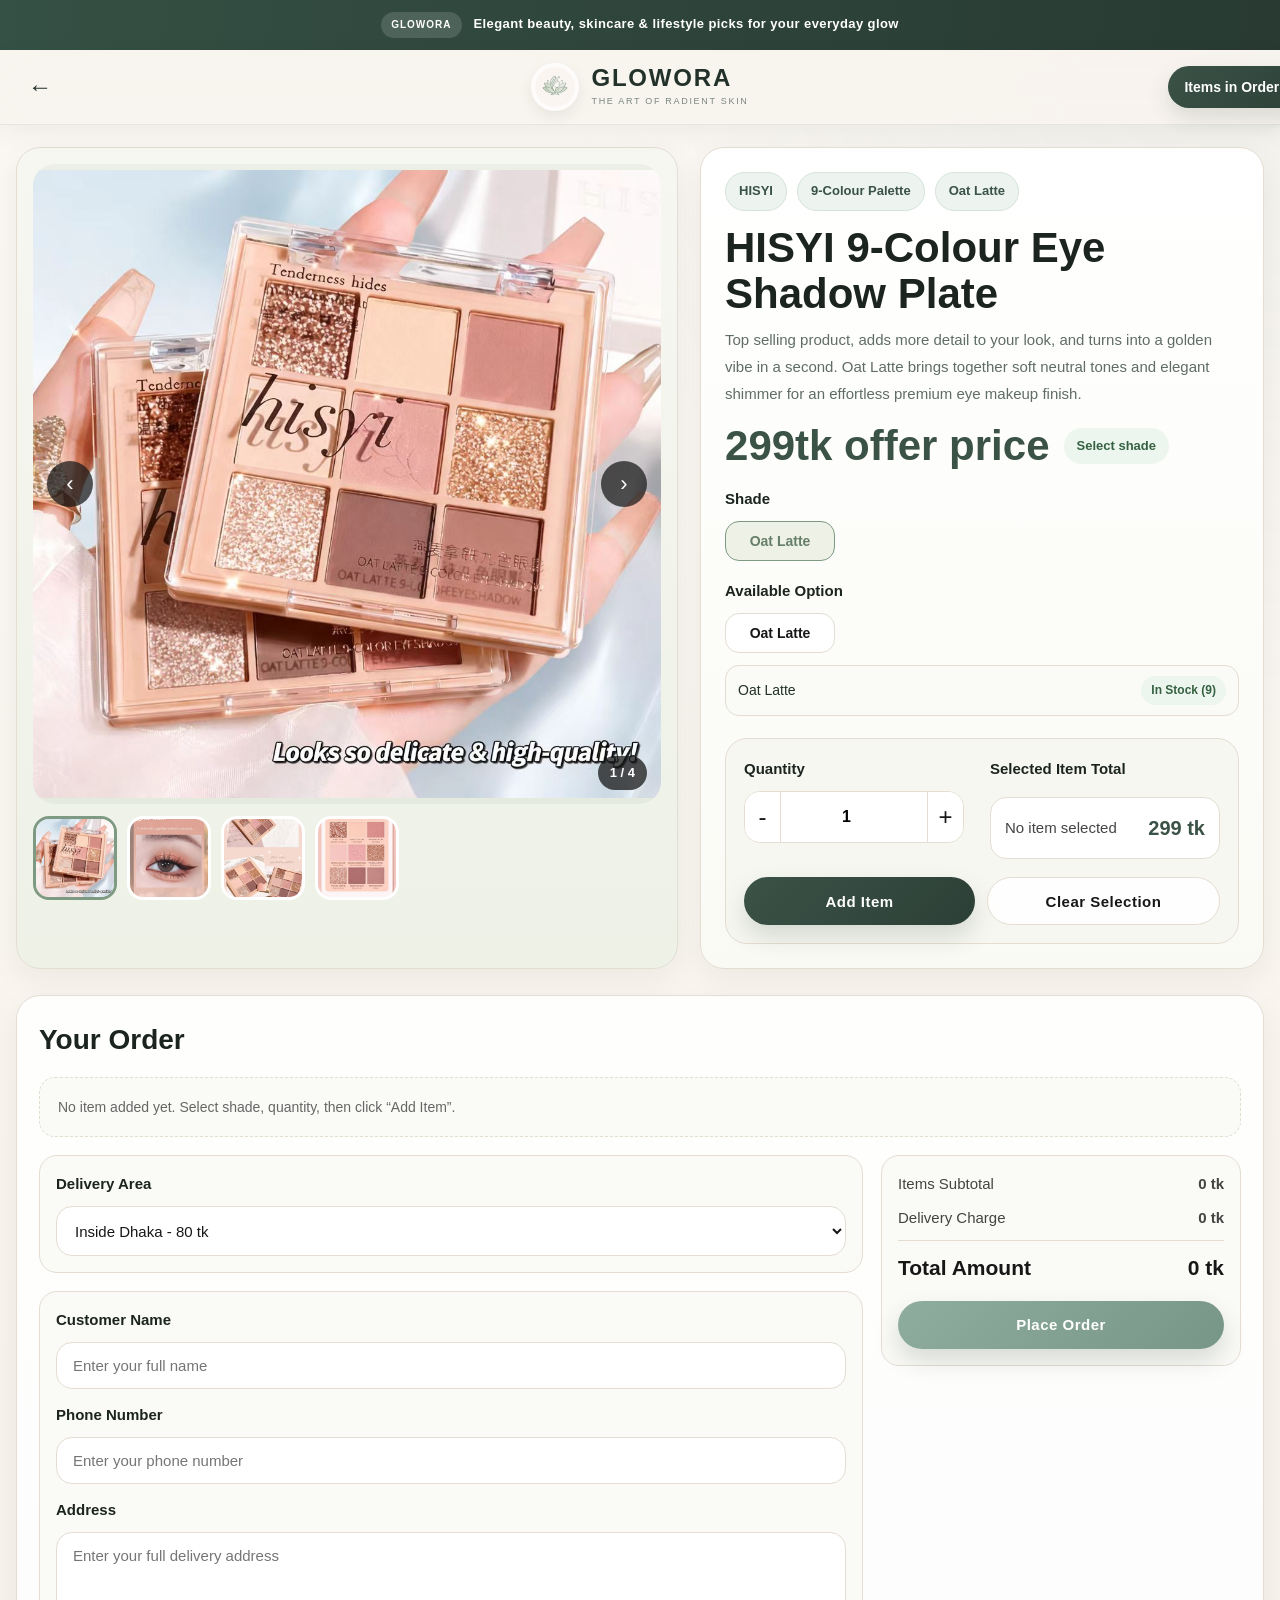
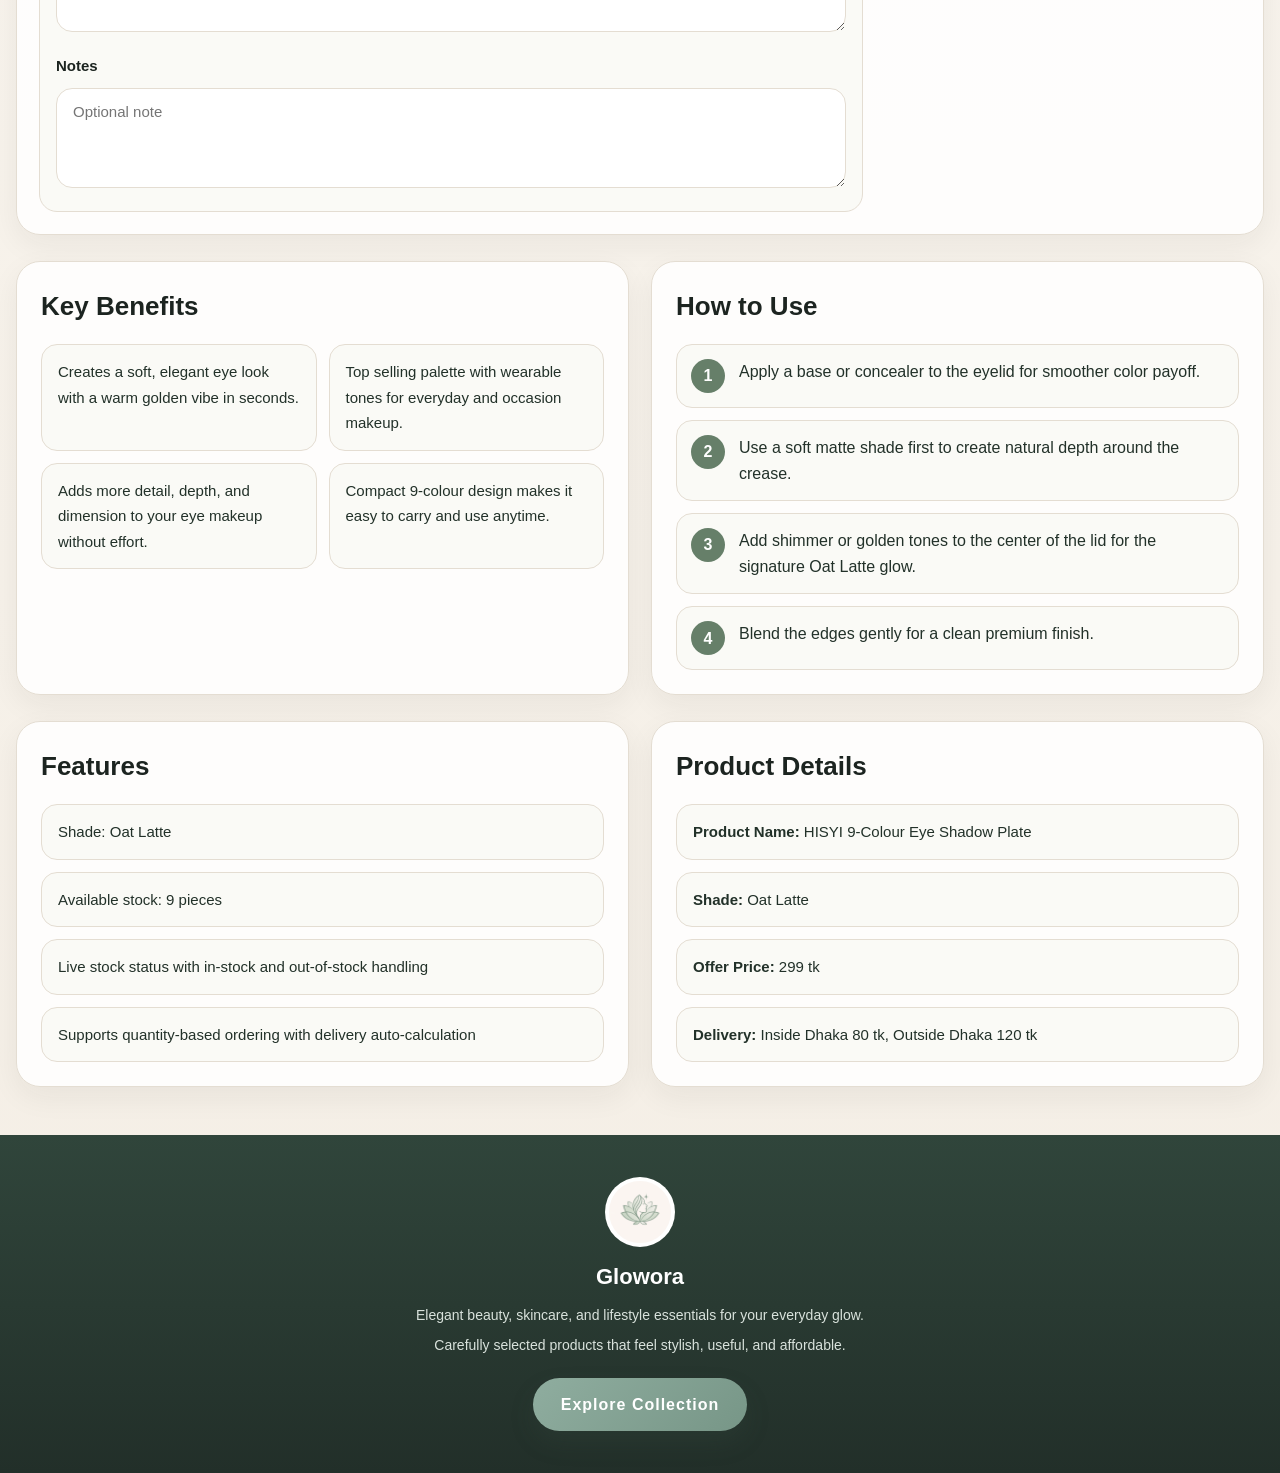
<file: eyeshadow.html>
<!DOCTYPE html>
<html lang="en">
<head>
  <meta charset="UTF-8" />
  <meta name="viewport" content="width=device-width, initial-scale=1.0" />
  <title>Glowora | HISYI 9-Colour Eye Shadow Plate</title>
  <style>
    * {
      box-sizing: border-box;
      margin: 0;
      padding: 0;
      -webkit-font-smoothing: antialiased;
      -moz-osx-font-smoothing: grayscale;
    }

    :root {
      --brand-dark: #24332c;
      --brand-green: #8fad9f;
      --brand-green-dark: #6e8a7c;
      --brand-green-deep: #3b5247;
      --brand-green-soft: #edf4f0;
      --brand-light: #f8f4ee;
      --brand-white: #ffffff;

      --text-dark: #223129;
      --text-soft: #5f6d65;
      --text-muted: #7b877f;
      --border-soft: #e4ddd2;

      --lux-blackish: #1c2420;
      --lux-whiteish: #fffdf9;
      --lux-green-soft: #f3f8f4;
      --lux-green-pale: #e7f0ea;

      --accent-red: #a13838;
      --accent-red-deep: #812929;
      --accent-red-soft: #f9ecec;

      --accent-gold-soft: #c9b08c;
      --accent-peach-soft: #f3ddd4;
      --accent-lilac-soft: #ece7f6;

      --shadow-soft: 0 10px 30px rgba(28, 36, 32, 0.06);
      --shadow-medium: 0 16px 38px rgba(28, 36, 32, 0.1);
      --radius-sm: 10px;
      --radius-md: 18px;
      --radius-lg: 24px;

      --container: 1320px;

      --sage-1: #f6f5ef;
      --sage-2: #eef1e6;
      --sage-3: #dfe6d8;
      --sage-4: #a8bea9;
      --sage-5: #7f9a82;
      --sage-6: #667f69;
      --black: #171717;
      --gray: #666;
      --border: #e2e4db;
      --white: #ffffff;
      --danger: #b53c3c;
      --success: #356142;
      --warning: #9c6a19;
      --shadow: 0 12px 30px rgba(0, 0, 0, 0.07);
    }

    html {
      scroll-behavior: smooth;
    }

    body {
      font-family: Arial, sans-serif;
      color: var(--text-dark);
      background:
        radial-gradient(circle at top right, rgba(143, 173, 159, 0.08), transparent 22%),
        linear-gradient(180deg, #fbf8f3 0%, #f4eee5 100%);
      line-height: 1.6;
    }

    img {
      display: block;
      max-width: 100%;
    }

    a {
      text-decoration: none;
      color: inherit;
    }

    button,
    select,
    input,
    textarea {
      font-family: inherit;
    }

    .container {
      width: min(var(--container), calc(100% - 32px));
      margin: 22px auto 48px;
    }

    /* =========================
       TOP BAR
       ========================= */
    .top-bar {
      background: linear-gradient(90deg, #355044 0%, #283a32 100%);
      color: #ffffff;
      text-align: center;
      padding: 12px 14px;
      font-weight: 700;
      letter-spacing: 0.4px;
      font-size: 13px;
    }

    .top-bar .offer-badge {
      display: inline-block;
      background: rgba(255, 255, 255, 0.14);
      color: #fff;
      padding: 5px 10px;
      border-radius: 999px;
      margin-right: 8px;
      font-size: 10px;
      font-weight: 800;
      letter-spacing: 1px;
      text-transform: uppercase;
    }

    /* =========================
       HEADER
       ========================= */
    .header {
      display: flex;
      align-items: center;
      justify-content: space-between;
      gap: 14px;
      padding: 12px 18px;
      background: rgba(248, 244, 238, 0.92);
      backdrop-filter: blur(14px);
      border-bottom: 1px solid rgba(36, 51, 44, 0.08);
      position: sticky;
      top: 0;
      z-index: 1000;
      box-shadow: 0 8px 24px rgba(36, 51, 44, 0.06);
    }

    .header-side {
      width: 44px;
      display: flex;
      align-items: center;
      justify-content: center;
      flex-shrink: 0;
    }

    .icon-btn {
      background: transparent;
      border: none;
      font-size: 24px;
      cursor: pointer;
      padding: 6px;
      color: var(--brand-dark);
      border-radius: 999px;
      transition:
        transform 0.28s ease,
        opacity 0.28s ease,
        background 0.28s ease;
    }

    .icon-btn:hover {
      transform: translateY(-1px);
      opacity: 0.88;
      background: rgba(143, 173, 159, 0.1);
    }

    .brand {
      display: flex;
      align-items: center;
      justify-content: center;
      gap: 12px;
      flex: 1;
      min-width: 0;
      color: var(--text-dark);
    }

    .brand img {
      width: 48px;
      height: 48px;
      object-fit: contain;
      border-radius: 50%;
      background: rgba(255, 255, 255, 0.72);
      padding: 4px;
      box-shadow: 0 6px 14px rgba(36, 51, 44, 0.08);
    }

    .brand-text {
      min-width: 0;
    }

    .brand-name {
      font-size: 24px;
      font-weight: 900;
      line-height: 1;
      letter-spacing: 1.8px;
    }

    .brand-tagline {
      font-size: 9px;
      text-transform: uppercase;
      letter-spacing: 1.7px;
      color: var(--text-muted);
      margin-top: 4px;
    }

    .cart-pill {
      background: linear-gradient(135deg, var(--brand-green-deep) 0%, #2d4037 100%);
      color: white;
      padding: 10px 16px;
      border-radius: 999px;
      font-size: 14px;
      font-weight: 800;
      white-space: nowrap;
      box-shadow: 0 10px 22px rgba(59, 82, 71, 0.16);
    }

    /* =========================
       PAGE CONTENT
       ========================= */
    .hero {
      display: grid;
      grid-template-columns: 1.08fr 0.92fr;
      gap: 22px;
      align-items: stretch;
    }

    .gallery-card,
    .product-card,
    .section-card,
    .order-card {
      background: rgba(255, 255, 255, 0.88);
      border: 1px solid var(--border-soft);
      border-radius: var(--radius-lg);
      box-shadow: var(--shadow-soft);
    }

    .gallery-card {
      padding: 16px;
      display: flex;
      flex-direction: column;
      gap: 12px;
      background: linear-gradient(180deg, #f7f7f1 0%, #edf1e6 100%);
    }

    .slider {
      position: relative;
      overflow: hidden;
      border-radius: 22px;
      background: linear-gradient(180deg, #ecefe5 0%, #e5eadf 100%);
      height: 640px;
      min-height: 640px;
      display: flex;
      align-items: center;
      justify-content: center;
    }

    .slider img {
      width: 100%;
      height: 100%;
      object-fit: contain;
      background: transparent;
    }

    .slider-btn {
      position: absolute;
      top: 50%;
      transform: translateY(-50%);
      width: 46px;
      height: 46px;
      border: none;
      border-radius: 50%;
      background: rgba(23, 23, 23, 0.72);
      color: white;
      font-size: 22px;
      cursor: pointer;
      z-index: 2;
    }

    .slider-btn.left {
      left: 14px;
    }

    .slider-btn.right {
      right: 14px;
    }

    .slide-count {
      position: absolute;
      right: 14px;
      bottom: 14px;
      background: rgba(23, 23, 23, 0.75);
      color: white;
      border-radius: 999px;
      padding: 7px 12px;
      font-size: 13px;
      font-weight: bold;
    }

    .thumbs {
      display: flex;
      gap: 10px;
      overflow-x: auto;
      padding-bottom: 2px;
    }

    .thumb {
      width: 84px;
      height: 84px;
      object-fit: cover;
      border-radius: 16px;
      border: 3px solid transparent;
      cursor: pointer;
      flex-shrink: 0;
      background: var(--white);
    }

    .thumb.active {
      border-color: var(--sage-5);
    }

    .product-card {
      padding: 24px;
      background: linear-gradient(180deg, #ffffff 0%, #fafaf5 100%);
    }

    .tag-row {
      display: flex;
      flex-wrap: wrap;
      gap: 10px;
      margin-bottom: 14px;
    }

    .tag {
      background: var(--brand-green-soft);
      border: 1px solid #d5e3db;
      color: var(--brand-green-deep);
      padding: 8px 13px;
      border-radius: 999px;
      font-size: 13px;
      font-weight: bold;
    }

    .title {
      font-size: 42px;
      line-height: 1.08;
      margin-bottom: 10px;
      color: var(--lux-blackish);
    }

    .subtitle {
      color: var(--text-soft);
      font-size: 15px;
      line-height: 1.8;
      margin-bottom: 18px;
    }

    .price-row {
      display: flex;
      align-items: center;
      flex-wrap: wrap;
      gap: 14px;
      margin-bottom: 20px;
    }

    .price {
      font-size: 42px;
      line-height: 1;
      font-weight: 800;
      color: var(--brand-green-deep);
    }

    .status-chip {
      padding: 8px 13px;
      border-radius: 999px;
      font-size: 13px;
      font-weight: bold;
    }

    .status-ok {
      background: #edf6ee;
      color: var(--success);
    }

    .status-low {
      background: #fff8ea;
      color: var(--warning);
      display: none;
    }

    .label {
      display: block;
      font-size: 15px;
      font-weight: 700;
      margin-bottom: 10px;
      color: var(--lux-blackish);
    }

    .form-block {
      margin-top: 18px;
    }

    .option-grid {
      display: flex;
      flex-wrap: wrap;
      gap: 10px;
    }

    .option-btn {
      min-width: 110px;
      border: 1px solid var(--border-soft);
      background: var(--white);
      color: var(--black);
      padding: 11px 14px;
      border-radius: 14px;
      cursor: pointer;
      font-size: 14px;
      font-weight: 700;
      transition: 0.2s;
    }

    .option-btn:hover {
      border-color: var(--sage-5);
      color: var(--sage-6);
    }

    .option-btn.active {
      background: var(--sage-2);
      border-color: var(--sage-5);
      color: var(--sage-6);
    }

    .option-btn.disabled {
      background: #f0f0f0;
      color: #a0a0a0;
      border-color: #e0e0e0;
      cursor: not-allowed;
      text-decoration: line-through;
    }

    .stock-list {
      margin-top: 12px;
      display: grid;
      gap: 8px;
    }

    .stock-item {
      display: flex;
      justify-content: space-between;
      align-items: center;
      gap: 12px;
      background: #fafaf6;
      border: 1px solid var(--border-soft);
      border-radius: 14px;
      padding: 10px 12px;
      font-size: 14px;
    }

    .stock-badge {
      padding: 5px 10px;
      border-radius: 999px;
      font-size: 12px;
      font-weight: bold;
      white-space: nowrap;
    }

    .in-stock {
      background: #edf6ee;
      color: var(--success);
    }

    .out-stock {
      background: #fdf1f1;
      color: var(--danger);
    }

    .selector-box {
      margin-top: 22px;
      background: #f7f7f1;
      border: 1px solid var(--border-soft);
      border-radius: 22px;
      padding: 18px;
    }

    .inline-grid {
      display: grid;
      grid-template-columns: 1fr 1fr;
      gap: 16px;
    }

    .qty-box {
      display: flex;
      align-items: center;
      border: 1px solid var(--border-soft);
      border-radius: 16px;
      overflow: hidden;
      background: var(--white);
      max-width: 220px;
    }

    .qty-box button {
      width: 52px;
      height: 50px;
      border: none;
      background: var(--white);
      font-size: 24px;
      cursor: pointer;
      color: var(--black);
    }

    .qty-box input {
      width: 100%;
      height: 50px;
      border: none;
      border-left: 1px solid var(--border-soft);
      border-right: 1px solid var(--border-soft);
      text-align: center;
      font-size: 16px;
      font-weight: 700;
      outline: none;
    }

    select,
    input[type="text"],
    textarea {
      width: 100%;
      border: 1px solid var(--border-soft);
      border-radius: 16px;
      padding: 14px 16px;
      font-size: 15px;
      background: var(--white);
      outline: none;
      color: var(--black);
    }

    select {
      height: 50px;
      padding: 0 14px;
    }

    textarea {
      min-height: 100px;
      resize: vertical;
    }

    input[type="text"]:focus,
    textarea:focus,
    select:focus {
      border-color: var(--sage-5);
    }

    .mini-total {
      margin-top: 16px;
      background: var(--white);
      border: 1px solid var(--border-soft);
      border-radius: 16px;
      padding: 14px;
      font-size: 15px;
      color: #444;
      display: flex;
      justify-content: space-between;
      gap: 15px;
      align-items: center;
    }

    .mini-total strong {
      color: var(--brand-green-deep);
      font-size: 20px;
    }

    .actions {
      margin-top: 18px;
      display: flex;
      gap: 12px;
      flex-wrap: wrap;
    }

    .btn {
      flex: 1;
      min-width: 150px;
      min-height: 48px;
      padding: 14px 28px;
      border: none;
      border-radius: 999px;
      font-size: 15px;
      font-weight: 800;
      letter-spacing: 0.5px;
      cursor: pointer;
      transition:
        transform 0.28s ease,
        box-shadow 0.28s ease,
        opacity 0.28s ease,
        background 0.28s ease;
    }

    .btn-dark {
      background: linear-gradient(135deg, var(--brand-green-deep) 0%, #2c3f36 100%);
      color: white;
      box-shadow: 0 12px 24px rgba(59, 82, 71, 0.18);
    }

    .btn-olive {
      background: linear-gradient(135deg, var(--brand-green) 0%, #779687 100%);
      color: white;
      box-shadow: 0 12px 24px rgba(59, 82, 71, 0.18);
    }

    .btn-light {
      background: rgba(255, 255, 255, 0.9);
      color: var(--black);
      border: 1px solid var(--border-soft);
    }

    .btn:hover {
      transform: translateY(-1px);
      opacity: 0.98;
    }

    .btn:disabled {
      opacity: 0.7;
      cursor: not-allowed;
      transform: none;
    }

    .message {
      margin-top: 14px;
      padding: 14px 16px;
      border-radius: 14px;
      font-size: 14px;
      font-weight: 700;
      display: none;
      white-space: pre-line;
    }

    .message.success {
      display: block;
      background: #edf6ee;
      color: var(--success);
      border: 1px solid #cfe6d3;
    }

    .message.error {
      display: block;
      background: #fdf1f1;
      color: var(--danger);
      border: 1px solid #f1d0d0;
    }

    .order-card {
      margin-top: 26px;
      padding: 22px;
    }

    .order-card h2 {
      font-size: 28px;
      margin-bottom: 14px;
      color: var(--lux-blackish);
    }

    .cart-list {
      display: grid;
      gap: 10px;
    }

    .cart-item {
      display: grid;
      grid-template-columns: 1.4fr 0.8fr 0.8fr 0.6fr 0.6fr auto;
      gap: 12px;
      align-items: center;
      background: #fafaf6;
      border: 1px solid var(--border-soft);
      border-radius: 16px;
      padding: 12px;
      font-size: 14px;
    }

    .cart-item strong {
      color: var(--black);
    }

    .remove-btn {
      background: transparent;
      border: 1px solid #e2d6d6;
      color: var(--danger);
      border-radius: 12px;
      padding: 8px 10px;
      cursor: pointer;
      font-size: 13px;
      font-weight: bold;
    }

    .cart-empty {
      background: #fafaf6;
      border: 1px dashed var(--border-soft);
      border-radius: 16px;
      padding: 18px;
      color: var(--gray);
      font-size: 14px;
    }

    .summary-panel {
      margin-top: 18px;
      display: grid;
      grid-template-columns: 1fr 360px;
      gap: 18px;
      align-items: start;
    }

    .delivery-box,
    .total-box {
      background: #fafaf6;
      border: 1px solid var(--border-soft);
      border-radius: 18px;
      padding: 16px;
    }

    .summary-line {
      display: flex;
      justify-content: space-between;
      gap: 15px;
      margin-bottom: 10px;
      font-size: 15px;
      color: #444;
    }

    .summary-line.total {
      padding-top: 10px;
      border-top: 1px solid var(--border-soft);
      font-size: 21px;
      font-weight: 800;
      color: var(--black);
      margin-bottom: 0;
    }

    .content-grid {
      margin-top: 26px;
      display: grid;
      grid-template-columns: 1fr 1fr;
      gap: 22px;
    }

    .section-card {
      padding: 24px;
    }

    .section-card h2 {
      font-size: 26px;
      margin-bottom: 16px;
      color: var(--lux-blackish);
    }

    .benefit-grid {
      display: grid;
      grid-template-columns: 1fr 1fr;
      gap: 12px;
    }

    .benefit-item,
    .feature-item,
    .detail-item {
      background: #fafaf6;
      border: 1px solid var(--border-soft);
      border-radius: 16px;
      padding: 14px 16px;
      font-size: 15px;
      line-height: 1.7;
    }

    .steps {
      display: grid;
      gap: 12px;
    }

    .step {
      display: flex;
      gap: 14px;
      align-items: flex-start;
      background: #fafaf6;
      border: 1px solid var(--border-soft);
      border-radius: 16px;
      padding: 14px;
    }

    .step-no {
      width: 34px;
      height: 34px;
      border-radius: 50%;
      background: var(--sage-6);
      color: white;
      display: flex;
      align-items: center;
      justify-content: center;
      font-weight: bold;
      flex-shrink: 0;
    }

    /* =========================
       FOOTER
       ========================= */
    .footer {
      background: linear-gradient(180deg, #30453b 0%, #222f29 100%);
      color: #fff;
      text-align: center;
      padding: 42px 18px;
      margin-top: 36px;
    }

    .footer img {
      width: 70px;
      margin: 0 auto 12px;
      background: #ffffff;
      border-radius: 50%;
      padding: 4px;
    }

    .footer h3 {
      margin: 0 0 10px;
      font-size: 22px;
    }

    .footer p {
      margin: 6px 0;
      color: #d9e2dc;
      line-height: 1.7;
      font-size: 14px;
    }

    .footer .footer-btn {
      display: inline-flex;
      align-items: center;
      justify-content: center;
      gap: 8px;
      min-height: 48px;
      padding: 14px 28px;
      font-weight: 800;
      letter-spacing: 1px;
      border: none;
      cursor: pointer;
      background: linear-gradient(135deg, var(--brand-green) 0%, #779687 100%);
      color: #ffffff;
      border-radius: 999px;
      box-shadow: 0 12px 24px rgba(59, 82, 71, 0.18);
      margin: 14px 0 0;
    }

    @media (max-width: 1100px) {
      .hero,
      .summary-panel,
      .content-grid {
        grid-template-columns: 1fr;
      }

      .slider {
        height: 460px;
        min-height: 460px;
      }

      .cart-item {
        grid-template-columns: 1fr 1fr;
      }
    }

    @media (max-width: 700px) {
      .header {
        padding: 10px 12px;
      }

      .header-side {
        width: 38px;
      }

      .icon-btn {
        font-size: 22px;
        padding: 4px;
      }

      .brand {
        gap: 9px;
      }

      .brand img {
        width: 42px;
        height: 42px;
      }

      .brand-name {
        font-size: 19px;
        letter-spacing: 1.2px;
      }

      .brand-tagline {
        font-size: 8px;
        letter-spacing: 1.2px;
      }

      .container {
        width: min(var(--container), calc(100% - 24px));
        margin: 18px auto 36px;
      }

      .title {
        font-size: 32px;
      }

      .price {
        font-size: 34px;
      }

      .slider {
        height: 320px;
        min-height: 320px;
      }

      .thumb {
        width: 72px;
        height: 72px;
      }

      .inline-grid,
      .benefit-grid {
        grid-template-columns: 1fr;
      }

      .actions {
        flex-direction: column;
      }

      .cart-item {
        grid-template-columns: 1fr;
      }

      .top-bar {
        font-size: 11px;
        padding: 10px 12px;
      }

      .footer {
        padding: 34px 14px;
      }
    }

    @media (prefers-reduced-motion: reduce) {
      html {
        scroll-behavior: auto;
      }

      *,
      *::before,
      *::after {
        animation: none !important;
        transition: none !important;
      }
    }
  </style>
 <!-- Meta Pixel Code -->
<script>
!function(f,b,e,v,n,t,s)
{if(f.fbq)return;n=f.fbq=function(){n.callMethod?
n.callMethod.apply(n,arguments):n.queue.push(arguments)};
if(!f._fbq)f._fbq=n;n.push=n;n.loaded=!0;n.version='2.0';
n.queue=[];t=b.createElement(e);t.async=!0;
t.src=v;s=b.getElementsByTagName(e)[0];
s.parentNode.insertBefore(t,s)}(window,document,'script',
'https://connect.facebook.net/en_US/fbevents.js'); 
fbq('init', '1849854712344948'); 
fbq('track', 'PageView');
</script>
<noscript> 
<img height="1" width="1" 
src="https://www.facebook.com/tr?id=1849854712344948&ev=PageView
&noscript=1"/>
</noscript>
<!-- End Meta Pixel Code -->
</head>
<body>
  <div class="top-bar">
    <span class="offer-badge">Glowora</span>
    <span>Elegant beauty, skincare & lifestyle picks for your everyday glow</span>
  </div>

  <header class="header">
    <div class="header-side">
      <a href="index.html" class="icon-btn" aria-label="Back to home">&#8592;</a>
    </div>

    <a href="index.html" class="brand" aria-label="Glowora Home">
      <img src="images/glowora-logo.png" alt="Glowora Logo">
      <div class="brand-text">
        <div class="brand-name">GLOWORA</div>
        <div class="brand-tagline">THE ART OF RADIENT SKIN</div>
      </div>
    </a>

    <div class="header-side">
      <div class="cart-pill" id="cartCount">Items in Order: 0</div>
    </div>
  </header>

  <div class="container">
    <section class="hero">
      <div class="gallery-card">
        <div class="slider" id="sliderArea">
          <button class="slider-btn left" type="button" onclick="prevSlide()">‹</button>
          <img id="mainImage" src="images/eyeshadow-main.jpg" alt="HISYI 9-Colour Eye Shadow Plate">
          <button class="slider-btn right" type="button" onclick="nextSlide()">›</button>
          <div class="slide-count" id="slideCount">1 / 4</div>
        </div>

        <div class="thumbs">
          <img src="images/eyeshadow-main.jpg" class="thumb active" onclick="showSlide(0)" alt="HISYI 9-Colour Eye Shadow Plate Main">
          <img src="images/eyeshadow-2.jpg" class="thumb" onclick="showSlide(1)" alt="HISYI 9-Colour Eye Shadow Plate View 2">
          <img src="images/eyeshadow-3.jpg" class="thumb" onclick="showSlide(2)" alt="HISYI 9-Colour Eye Shadow Plate View 3">
          <img src="images/eyeshadow-4.jpg" class="thumb" onclick="showSlide(3)" alt="HISYI 9-Colour Eye Shadow Plate View 4">
        </div>
      </div>

      <div class="product-card">
        <div class="tag-row">
          <div class="tag">HISYI</div>
          <div class="tag">9-Colour Palette</div>
          <div class="tag">Oat Latte</div>
        </div>

        <h1 class="title">HISYI 9-Colour Eye Shadow Plate</h1>

        <p class="subtitle">
          Top selling product, adds more detail to your look, and turns into a golden vibe in a second.
          Oat Latte brings together soft neutral tones and elegant shimmer for an effortless premium eye makeup finish.
        </p>

        <div class="price-row">
          <div class="price">299tk offer price</div>
          <div class="status-chip status-ok" id="statusChip">Select shade</div>
          <div class="status-chip status-low" id="lowStockChip">Low Stock</div>
        </div>

        <div class="form-block">
          <label class="label" id="typeLabel">Shade</label>
          <div class="option-grid" id="typeButtons">
            <button class="option-btn active" data-type="shade" type="button" onclick="selectType('shade')">Oat Latte</button>
          </div>
        </div>

        <div class="form-block">
          <label class="label" id="variantLabel">Available Option</label>
          <div class="option-grid" id="variantButtons"></div>
          <div class="stock-list" id="stockList"></div>
        </div>

        <div class="selector-box">
          <div class="inline-grid">
            <div>
              <label class="label">Quantity</label>
              <div class="qty-box">
                <button type="button" onclick="decreaseQty()">-</button>
                <input type="number" id="qty" value="1" min="1" onchange="updateSelectedPreview()">
                <button type="button" onclick="increaseQty()">+</button>
              </div>
            </div>

            <div>
              <label class="label">Selected Item Total</label>
              <div class="mini-total">
                <span id="selectedPreviewText">No item selected</span>
                <strong id="selectedItemTotal">299 tk</strong>
              </div>
            </div>
          </div>

          <div class="actions">
            <button class="btn btn-dark" type="button" onclick="addItemToOrder()">Add Item</button>
            <button class="btn btn-light" type="button" onclick="clearSelection()">Clear Selection</button>
          </div>
        </div>

        <div id="messageBox" class="message"></div>
      </div>
    </section>

    <section class="order-card">
      <h2>Your Order</h2>

      <div id="cartList" class="cart-list">
        <div class="cart-empty">No item added yet. Select shade, quantity, then click “Add Item”.</div>
      </div>

      <div class="summary-panel">
        <div>
          <div class="delivery-box">
            <label class="label">Delivery Area</label>
            <select id="deliveryArea" onchange="updateOrderSummary()">
              <option value="80">Inside Dhaka - 80 tk</option>
              <option value="120">Outside Dhaka - 120 tk</option>
            </select>
          </div>

          <div class="delivery-box" style="margin-top:18px;">
            <label class="label">Customer Name</label>
            <input type="text" id="customerName" placeholder="Enter your full name">

            <label class="label" style="margin-top:14px;">Phone Number</label>
            <input type="text" id="customerPhone" placeholder="Enter your phone number">

            <label class="label" style="margin-top:14px;">Address</label>
            <textarea id="customerAddress" placeholder="Enter your full delivery address"></textarea>

            <label class="label" style="margin-top:14px;">Notes</label>
            <textarea id="customerNotes" placeholder="Optional note"></textarea>
          </div>
        </div>

        <div class="total-box">
          <div class="summary-line">
            <span>Items Subtotal</span>
            <strong id="itemsSubtotal">0 tk</strong>
          </div>
          <div class="summary-line">
            <span>Delivery Charge</span>
            <strong id="deliveryCharge">0 tk</strong>
          </div>
          <div class="summary-line total">
            <span>Total Amount</span>
            <strong id="grandTotal">0 tk</strong>
          </div>

          <div class="actions" style="margin-top:16px;">
            <button class="btn btn-olive" id="submitBtn" type="button" onclick="submitOrder()">Place Order</button>
          </div>
        </div>
      </div>
    </section>

    <div class="content-grid">
      <div class="section-card">
        <h2>Key Benefits</h2>
        <div class="benefit-grid">
          <div class="benefit-item">Creates a soft, elegant eye look with a warm golden vibe in seconds.</div>
          <div class="benefit-item">Top selling palette with wearable tones for everyday and occasion makeup.</div>
          <div class="benefit-item">Adds more detail, depth, and dimension to your eye makeup without effort.</div>
          <div class="benefit-item">Compact 9-colour design makes it easy to carry and use anytime.</div>
        </div>
      </div>

      <div class="section-card">
        <h2>How to Use</h2>
        <div class="steps">
          <div class="step"><div class="step-no">1</div><div>Apply a base or concealer to the eyelid for smoother color payoff.</div></div>
          <div class="step"><div class="step-no">2</div><div>Use a soft matte shade first to create natural depth around the crease.</div></div>
          <div class="step"><div class="step-no">3</div><div>Add shimmer or golden tones to the center of the lid for the signature Oat Latte glow.</div></div>
          <div class="step"><div class="step-no">4</div><div>Blend the edges gently for a clean premium finish.</div></div>
        </div>
      </div>
    </div>

    <div class="content-grid">
      <div class="section-card">
        <h2>Features</h2>
        <div class="steps">
          <div class="feature-item">Shade: Oat Latte</div>
          <div class="feature-item">Available stock: 9 pieces</div>
          <div class="feature-item">Live stock status with in-stock and out-of-stock handling</div>
          <div class="feature-item">Supports quantity-based ordering with delivery auto-calculation</div>
        </div>
      </div>

      <div class="section-card">
        <h2>Product Details</h2>
        <div class="steps">
          <div class="detail-item"><strong>Product Name:</strong> HISYI 9-Colour Eye Shadow Plate</div>
          <div class="detail-item"><strong>Shade:</strong> Oat Latte</div>
          <div class="detail-item"><strong>Offer Price:</strong> 299 tk</div>
          <div class="detail-item"><strong>Delivery:</strong> Inside Dhaka 80 tk, Outside Dhaka 120 tk</div>
        </div>
      </div>
    </div>
  </div>

  <footer class="footer">
    <img src="images/glowora-logo.png" alt="Glowora Logo">
    <h3>Glowora</h3>
    <p>Elegant beauty, skincare, and lifestyle essentials for your everyday glow.</p>
    <p>Carefully selected products that feel stylish, useful, and affordable.</p>
    <a href="index.html" class="footer-btn">Explore Collection</a>
  </footer>

<script>
  const scriptURL = "https://script.google.com/macros/s/AKfycbyv7HM56z4VMYpwQJrIhmVyikCgUNe0sBg69WJf3OP6txrPsmZOhAyMJREzKoLKBTU5/exec";
  const basePrice = 299;

  const productConfig = {
    productName: "HISYI 9-Colour Eye Shadow Plate",
    optionLabels: {
      type: "Shade",
      variant: "Available Option"
    }
  };

  let currentSlide = 0;
  let selectedType = "shade";
  let selectedVariantIndex = null;
  let orderItems = [];

  const images = [
    "images/eyeshadow-main.jpg",
    "images/eyeshadow-2.jpg",
    "images/eyeshadow-3.jpg",
    "images/eyeshadow-4.jpg"
  ];

  const productData = {
    "shade": [
      { name: "Oat Latte", stock: 9, image: "images/eyeshadow-main.jpg" }
    ]
  };

  function formatTypeName(type) {
    return type
      .split("-")
      .map(word => word.charAt(0).toUpperCase() + word.slice(1))
      .join(" ");
  }

  function getSelectedVariant() {
    if (selectedVariantIndex === null) return null;
    return productData[selectedType][selectedVariantIndex];
  }

  function updateSlider() {
    document.getElementById("mainImage").src = images[currentSlide];
    document.getElementById("slideCount").innerText = (currentSlide + 1) + " / " + images.length;
    document.querySelectorAll(".thumb").forEach((thumb, index) => {
      thumb.classList.toggle("active", index === currentSlide);
    });
  }

  function showSlide(index) {
    currentSlide = index;
    updateSlider();
  }

  function nextSlide() {
    currentSlide = (currentSlide + 1) % images.length;
    updateSlider();
  }

  function prevSlide() {
    currentSlide = (currentSlide - 1 + images.length) % images.length;
    updateSlider();
  }

  function selectType(type) {
    selectedType = type;
    selectedVariantIndex = null;
    document.getElementById("qty").value = 1;
    document.querySelectorAll("#typeButtons .option-btn").forEach(btn => btn.classList.remove("active"));
    const activeTypeBtn = document.querySelector('[data-type="' + type + '"]');
    if (activeTypeBtn) activeTypeBtn.classList.add("active");
    renderVariants();
    resetStatus();
    updateSelectedPreview();
    clearMessage();
  }

  function getUsedCount(type, name) {
    return orderItems
      .filter(item => item.type === type && item.name === name)
      .reduce((sum, item) => sum + item.qty, 0);
  }

  function renderVariants() {
    const variantButtons = document.getElementById("variantButtons");
    const stockList = document.getElementById("stockList");
    variantButtons.innerHTML = "";
    stockList.innerHTML = "";

    productData[selectedType].forEach((item, index) => {
      const remaining = item.stock - getUsedCount(selectedType, item.name);

      const btn = document.createElement("button");
      btn.className = "option-btn";
      btn.type = "button";
      btn.innerText = item.name;

      if (remaining <= 0) {
        btn.classList.add("disabled");
        btn.disabled = true;
      } else {
        btn.onclick = function () { selectVariant(index); };
      }

      variantButtons.appendChild(btn);

      const row = document.createElement("div");
      row.className = "stock-item";
      row.innerHTML =
        '<span>' + item.name + '</span>' +
        '<span class="stock-badge ' + (remaining > 0 ? 'in-stock' : 'out-stock') + '">' +
        (remaining > 0 ? 'In Stock (' + remaining + ')' : 'Out of Stock') +
        '</span>';
      stockList.appendChild(row);
    });
  }

  function selectVariant(index) {
    selectedVariantIndex = index;
    document.querySelectorAll("#variantButtons .option-btn").forEach((btn, i) => {
      btn.classList.toggle("active", i === index);
    });

    const variant = getSelectedVariant();
    const remaining = variant.stock - getUsedCount(selectedType, variant.name);
    document.getElementById("qty").value = remaining > 0 ? 1 : 0;
    updateStatus();
    updateImageFromVariant();
    updateSelectedPreview();
    clearMessage();
  }

  function updateStatus() {
    const statusChip = document.getElementById("statusChip");
    const lowStockChip = document.getElementById("lowStockChip");
    const variant = getSelectedVariant();

    if (!variant) {
      resetStatus();
      return;
    }

    const remaining = variant.stock - getUsedCount(selectedType, variant.name);
    statusChip.innerText = variant.name;
    lowStockChip.style.display = (remaining <= 2 && remaining > 0) ? "inline-block" : "none";
  }

  function resetStatus() {
    document.getElementById("statusChip").innerText = "Select shade";
    document.getElementById("lowStockChip").style.display = "none";
  }

  function updateImageFromVariant() {
    const variant = getSelectedVariant();
    if (!variant) return;

    const index = images.indexOf(variant.image);
    if (index !== -1) {
      currentSlide = index;
      updateSlider();
    }
  }

  function increaseQty() {
    const variant = getSelectedVariant();
    if (!variant) {
      showMessage("Please select shade first.", "error");
      return;
    }

    const input = document.getElementById("qty");
    let qty = parseInt(input.value, 10) || 1;
    const remaining = variant.stock - getUsedCount(selectedType, variant.name);

    if (remaining <= 0) {
      showMessage("This item is out of stock.", "error");
      return;
    }

    if (qty < remaining) {
      input.value = qty + 1;
    } else {
      showMessage("Only " + remaining + " piece(s) remaining for this item.", "error");
    }

    updateSelectedPreview();
  }

  function decreaseQty() {
    const input = document.getElementById("qty");
    let qty = parseInt(input.value, 10) || 1;
    if (qty > 1) input.value = qty - 1;
    updateSelectedPreview();
  }

  function updateSelectedPreview() {
    const input = document.getElementById("qty");
    let qty = parseInt(input.value, 10) || 1;
    const variant = getSelectedVariant();

    if (qty < 1) qty = 1;

    if (variant) {
      const remaining = variant.stock - getUsedCount(selectedType, variant.name);
      if (qty > remaining) qty = remaining > 0 ? remaining : 1;
      input.value = qty;
      document.getElementById("selectedPreviewText").innerText =
        variant.name + " x " + qty;
    } else {
      document.getElementById("selectedPreviewText").innerText = "No item selected";
      input.value = qty;
    }

    document.getElementById("selectedItemTotal").innerText = (qty * basePrice) + " tk";
  }

  function addItemToOrder() {
    const variant = getSelectedVariant();

    if (!variant) {
      showMessage("Please select shade first.", "error");
      return;
    }

    const qty = parseInt(document.getElementById("qty").value, 10) || 1;
    const remaining = variant.stock - getUsedCount(selectedType, variant.name);

    if (remaining <= 0) {
      showMessage("This item is out of stock.", "error");
      return;
    }

    if (qty > remaining) {
      showMessage("Only " + remaining + " piece(s) remaining for this item.", "error");
      return;
    }

    const existing = orderItems.find(item => item.type === selectedType && item.name === variant.name);

    if (existing) {
      existing.qty += qty;
    } else {
      orderItems.push({
        type: selectedType,
        name: variant.name,
        qty: qty,
        price: basePrice
      });
    }

    renderOrderList();
    renderVariants();
    updateOrderSummary();
    updateStatus();
    clearSelection(false);
    showMessage("Item added to order successfully.", "success");
  }

  function clearSelection(showMsg = true) {
    selectedVariantIndex = null;
    document.getElementById("qty").value = 1;
    document.querySelectorAll("#variantButtons .option-btn").forEach(btn => btn.classList.remove("active"));
    resetStatus();
    updateSelectedPreview();
    if (showMsg) clearMessage();
  }

  function renderOrderList() {
    const cartList = document.getElementById("cartList");
    const count = orderItems.reduce((sum, item) => sum + item.qty, 0);
    document.getElementById("cartCount").innerText = "Items in Order: " + count;

    if (orderItems.length === 0) {
      cartList.innerHTML = '<div class="cart-empty">No item added yet. Select shade, quantity, then click “Add Item”.</div>';
      return;
    }

    cartList.innerHTML = "";

    orderItems.forEach((item, index) => {
      const div = document.createElement("div");
      div.className = "cart-item";
      div.innerHTML =
        '<div><strong>' + formatTypeName(item.type) + '</strong></div>' +
        '<div>' + item.name + '</div>' +
        '<div>' + item.qty + ' pc(s)</div>' +
        '<div>' + item.price + ' tk</div>' +
        '<div><strong>' + (item.qty * item.price) + ' tk</strong></div>' +
        '<div><button class="remove-btn" type="button" onclick="removeItem(' + index + ')">Remove</button></div>';
      cartList.appendChild(div);
    });
  }

  function removeItem(index) {
    orderItems.splice(index, 1);
    renderOrderList();
    renderVariants();
    updateOrderSummary();
    updateStatus();
    showMessage("Item removed from order.", "success");
  }

  function updateOrderSummary() {
    const subtotal = orderItems.reduce((sum, item) => sum + (item.qty * item.price), 0);
    const delivery = parseInt(document.getElementById("deliveryArea").value, 10) || 80;
    const deliveryApplied = subtotal > 0 ? delivery : 0;
    const total = subtotal + deliveryApplied;

    document.getElementById("itemsSubtotal").innerText = subtotal + " tk";
    document.getElementById("deliveryCharge").innerText = deliveryApplied + " tk";
    document.getElementById("grandTotal").innerText = total + " tk";
  }

  function setSubmitButtonState(isLoading) {
    const submitBtn = document.getElementById("submitBtn");
    if (!submitBtn) return;
    submitBtn.disabled = isLoading;
    submitBtn.innerText = isLoading ? "Submitting..." : "Place Order";
  }

  async function submitOrder() {
    if (orderItems.length === 0) {
      showMessage("Please add at least one item to your order.", "error");
      return;
    }

    const customerName = document.getElementById("customerName").value.trim();
    const phone = document.getElementById("customerPhone").value.trim();
    const address = document.getElementById("customerAddress").value.trim();
    const notes = document.getElementById("customerNotes").value.trim();

    if (customerName === "") {
      showMessage("Please enter customer name.", "error");
      return;
    }

    if (phone === "") {
      showMessage("Please enter phone number.", "error");
      return;
    }

    if (!/^01[0-9]{9}$/.test(phone)) {
      showMessage("Please enter a valid phone number.", "error");
      return;
    }

    if (address === "") {
      showMessage("Please enter address.", "error");
      return;
    }

    const deliverySelect = document.getElementById("deliveryArea");
    const deliveryArea = deliverySelect.options[deliverySelect.selectedIndex].text;
    const deliveryCharge = parseInt(deliverySelect.value, 10) || 80;

    const subtotal = orderItems.reduce((sum, item) => sum + (item.qty * item.price), 0);
    const totalAmount = subtotal + deliveryCharge;

    const payload = {
      customerName,
      phone,
      address,
      notes,
      items: JSON.stringify(orderItems),
      subtotal,
      deliveryArea,
      deliveryCharge,
      totalAmount
    };

    try {
      setSubmitButtonState(true);
      showMessage("Submitting your order...", "success");

      const response = await fetch(scriptURL, {
        method: "POST",
        headers: {
          "Content-Type": "application/x-www-form-urlencoded;charset=UTF-8"
        },
        body: new URLSearchParams(payload).toString()
      });

      const text = (await response.text()).trim();

      let result;
      try {
        result = JSON.parse(text);
      } catch (parseError) {
        if (text.toLowerCase() === "success") {
          result = {
            success: true,
            message: "Order placed successfully."
          };
        } else {
          throw new Error("Server returned invalid response: " + text);
        }
      }

      if (!result.success) {
        throw new Error(result.message || "Order submission failed.");
      }

      showMessage(result.message || "Order placed successfully.", "success");

      orderItems = [];
      renderOrderList();
      updateOrderSummary();
      renderVariants();
      clearSelection(false);

      document.getElementById("customerName").value = "";
      document.getElementById("customerPhone").value = "";
      document.getElementById("customerAddress").value = "";
      document.getElementById("customerNotes").value = "";

    } catch (error) {
      console.error(error);
      showMessage("Submission failed: " + error.message, "error");
    } finally {
      setSubmitButtonState(false);
    }
  }

  function showMessage(text, type) {
    const box = document.getElementById("messageBox");
    box.className = "message " + type;
    box.innerText = text;
  }

  function clearMessage() {
    const box = document.getElementById("messageBox");
    box.className = "message";
    box.innerText = "";
  }

  let touchStartX = 0;
  let touchEndX = 0;
  const sliderArea = document.getElementById("sliderArea");

  sliderArea.addEventListener("touchstart", function (e) {
    touchStartX = e.changedTouches[0].screenX;
  });

  sliderArea.addEventListener("touchend", function (e) {
    touchEndX = e.changedTouches[0].screenX;
    handleSwipe();
  });

  function handleSwipe() {
    if (touchEndX < touchStartX - 40) nextSlide();
    if (touchEndX > touchStartX + 40) prevSlide();
  }

  const typeLabel = document.getElementById("typeLabel");
  const variantLabel = document.getElementById("variantLabel");

  if (typeLabel) typeLabel.innerText = productConfig.optionLabels.type;
  if (variantLabel) variantLabel.innerText = productConfig.optionLabels.variant;

  updateSlider();
  renderVariants();
  updateSelectedPreview();
  updateOrderSummary();
  renderOrderList();
</script>
</body>
</html>
</file>
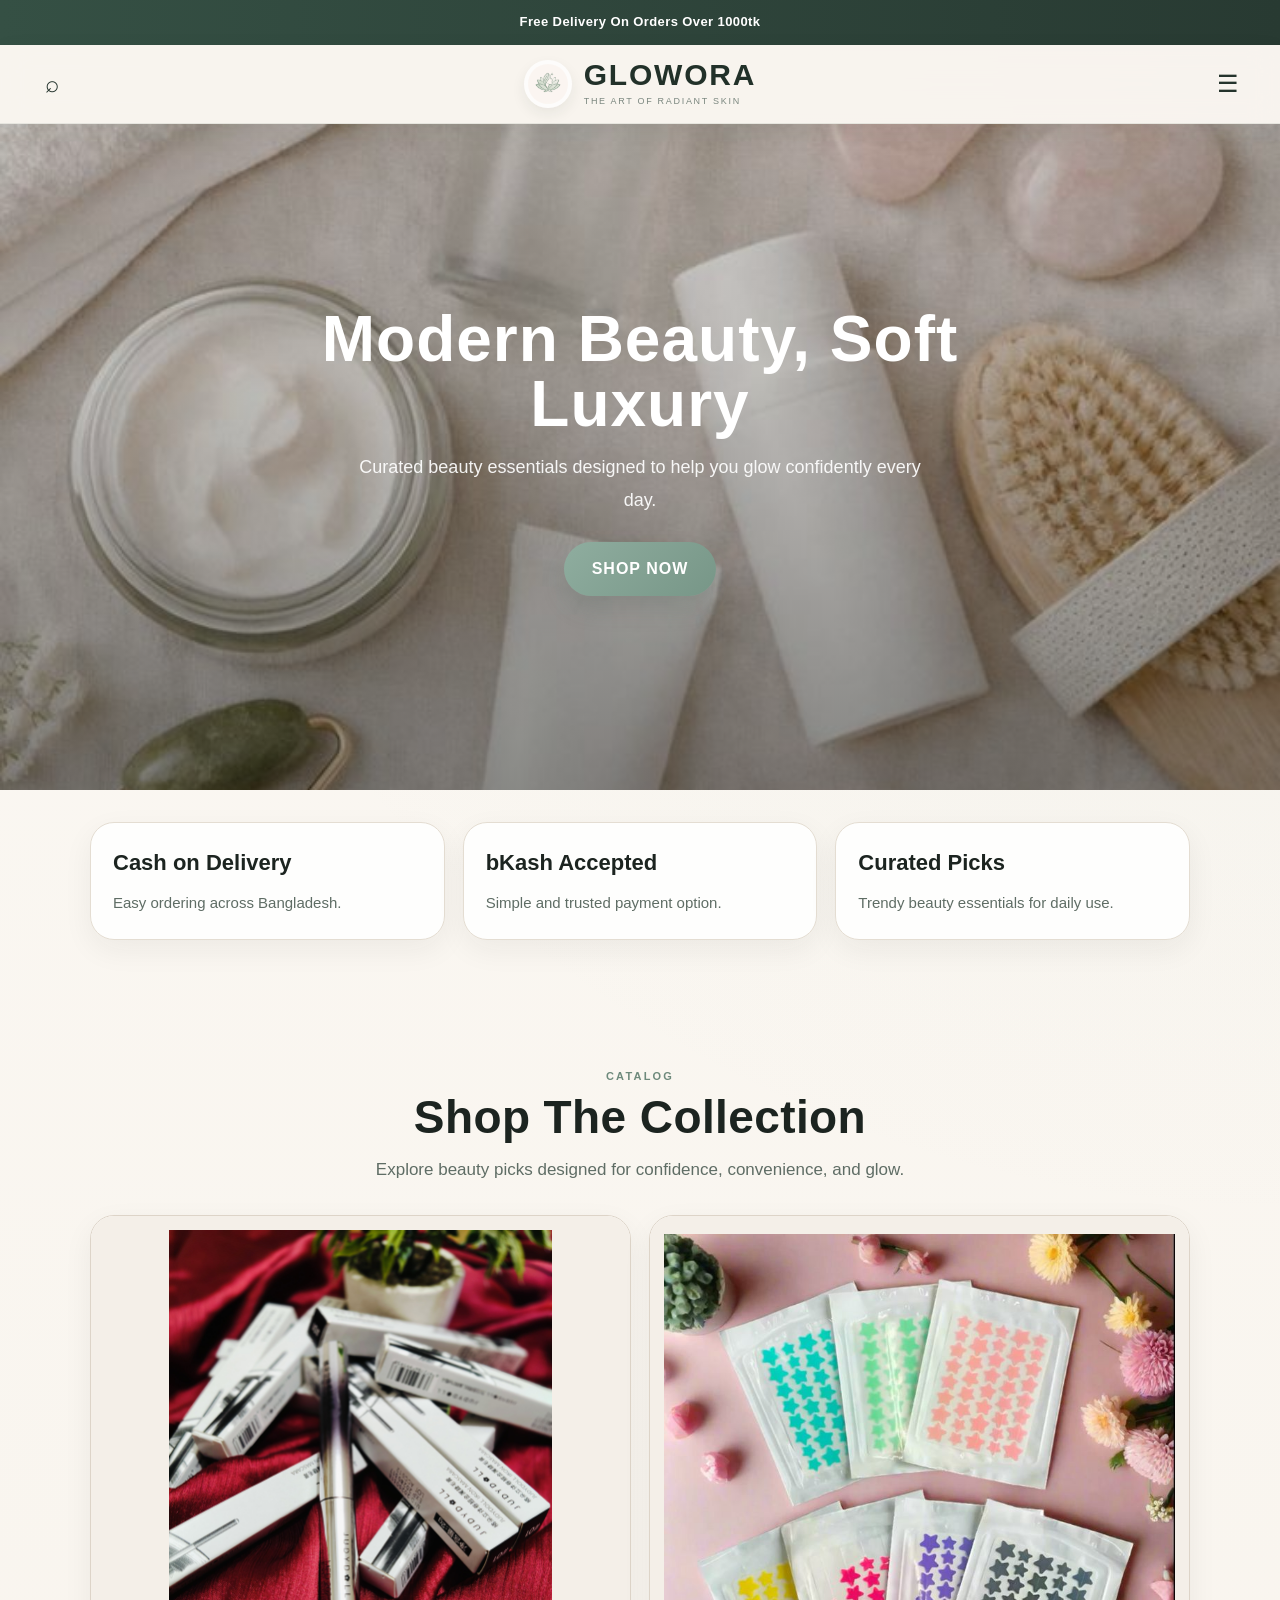
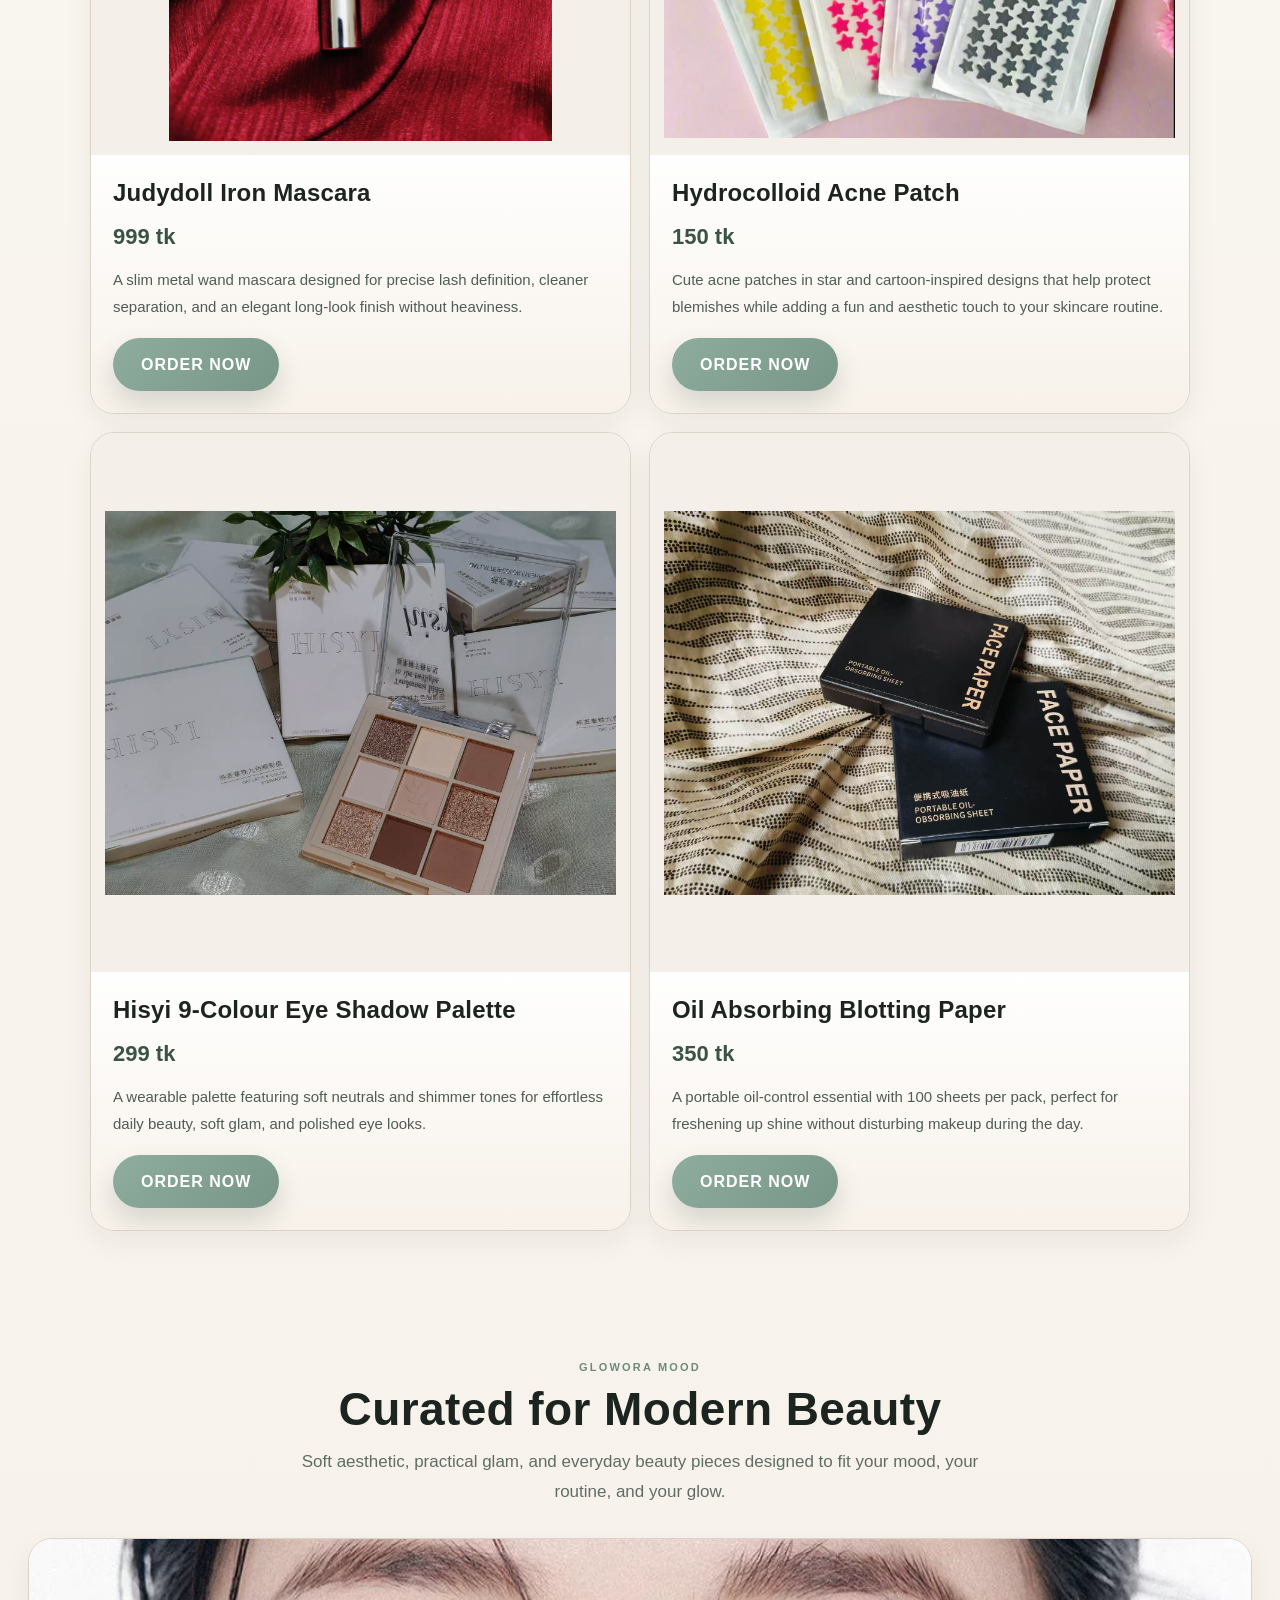
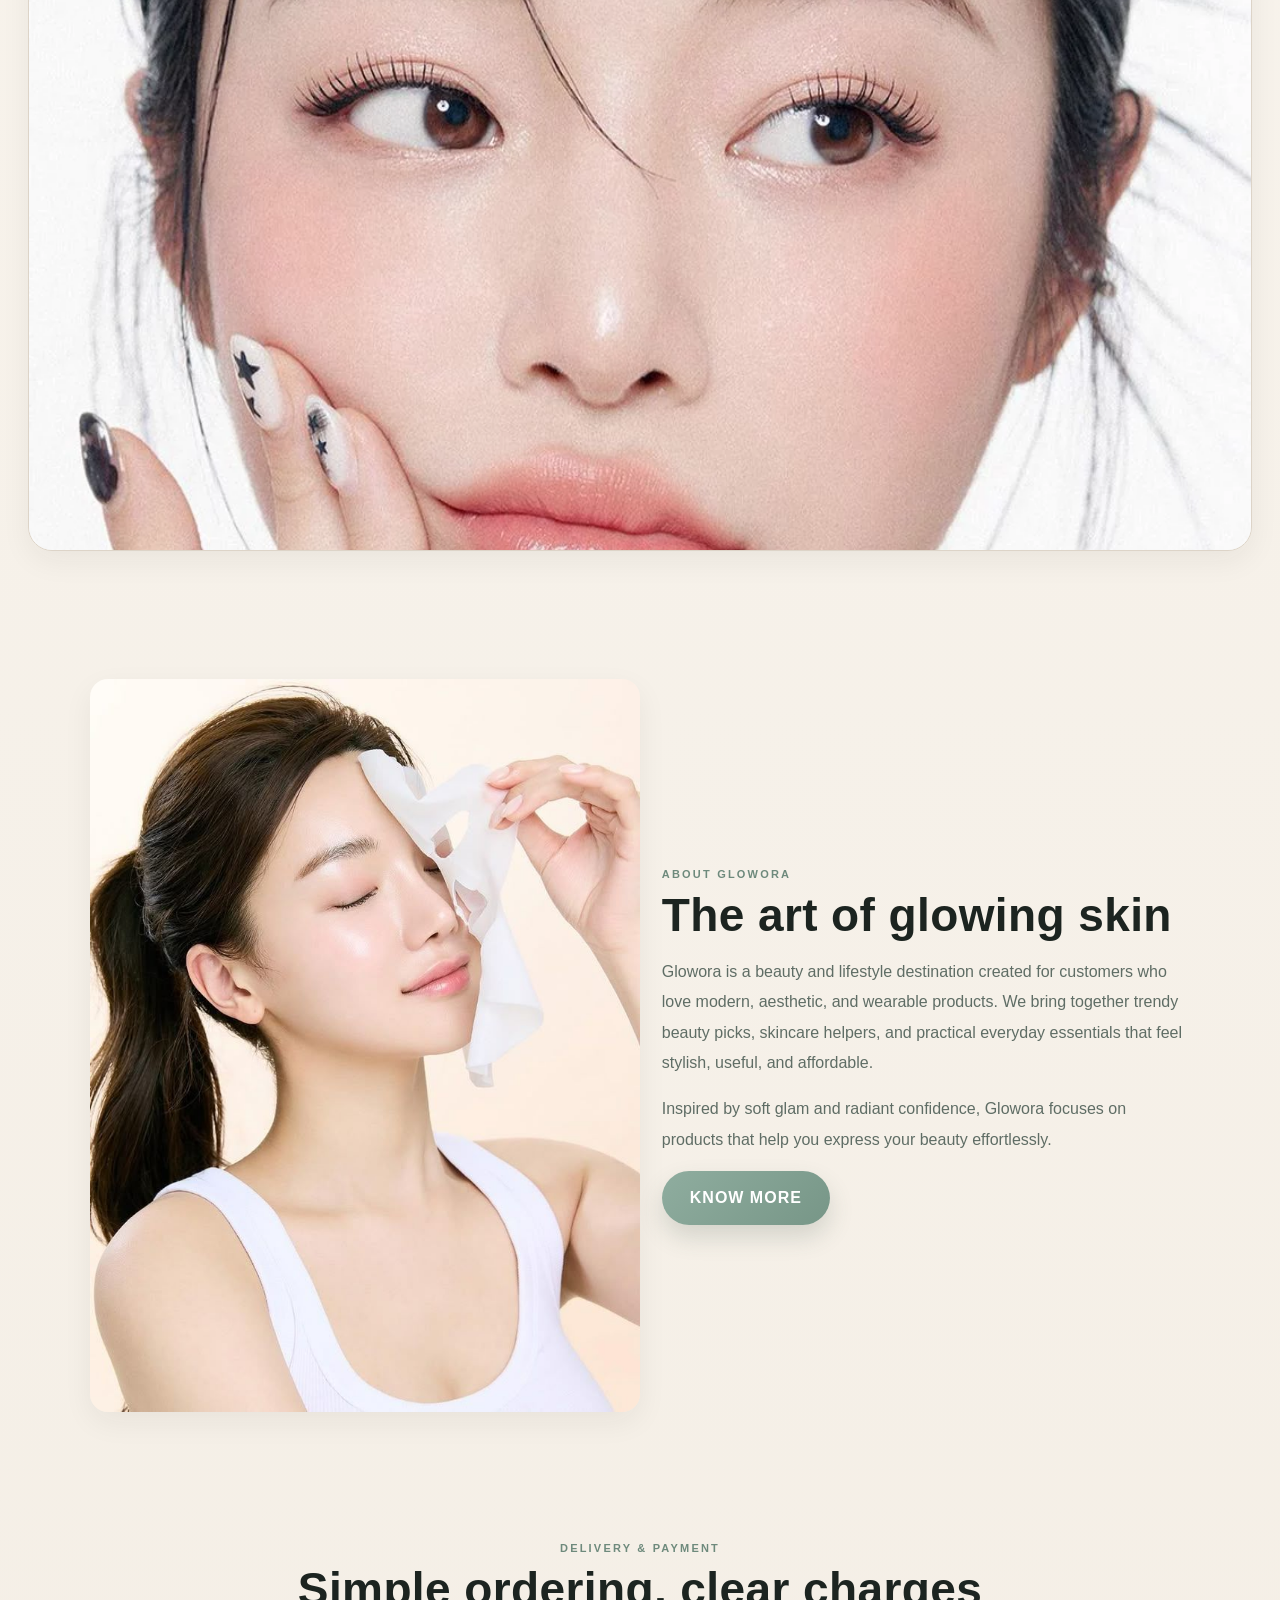
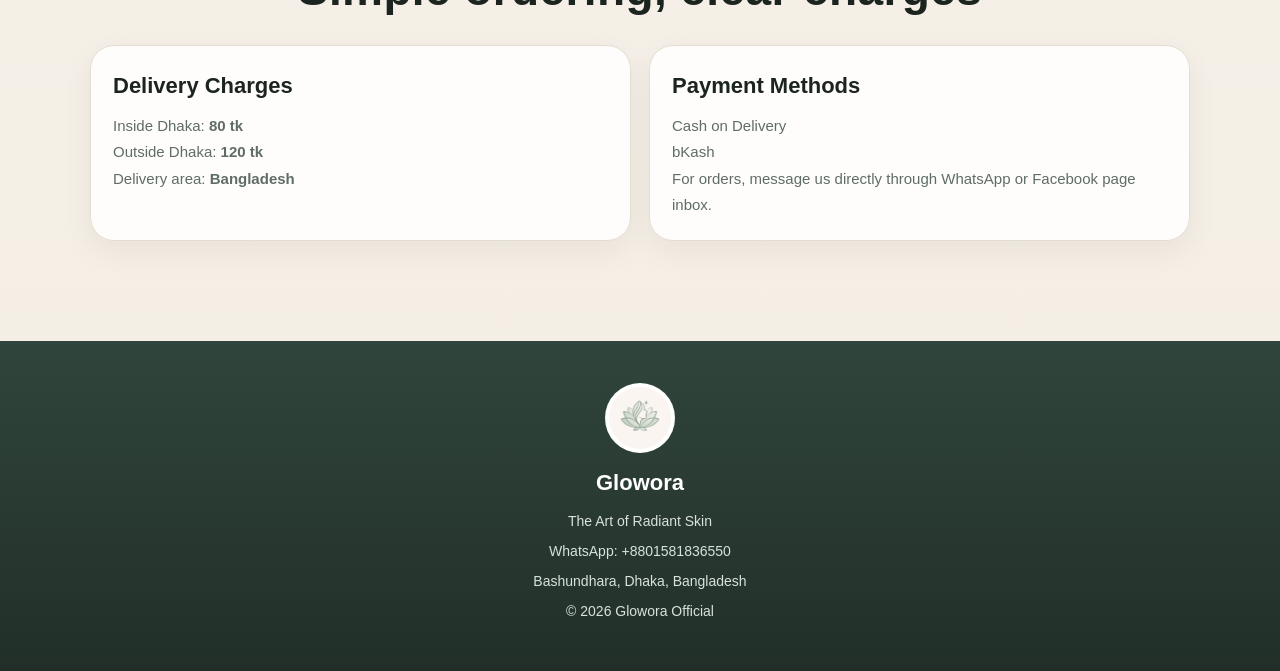
<file: index (1).html>
<!DOCTYPE html>
<html lang="en">
<head>
  <meta charset="UTF-8">
  <meta name="viewport" content="width=device-width, initial-scale=1.0">
  <title>Glowora</title>
  <link rel="stylesheet" href="style.css">
</head>
<body>

  <div class="top-bar">Free Delivery On Orders Over 1000tk</div>

  <header class="header">
    <button class="header-side icon-btn" id="searchToggle" aria-label="Open search">⌕</button>

    <div class="brand">
      <img src="images/logo.png" alt="Glowora logo">
      <div class="brand-text">
        <div class="brand-name">GLOWORA</div>
        <div class="brand-tagline">The Art of Radiant Skin</div>
      </div>
    </div>

    <button class="header-side icon-btn" id="menuToggle" aria-label="Open menu">☰</button>
  </header>

  <div id="searchDrawer" class="search-drawer hidden">
    <input type="text" placeholder="Search products...">
  </div>

  <nav id="mobileMenu" class="mobile-menu hidden">
    <a href=" ">Shop</a>
    <a href="#about">About</a>
    <a href="#delivery">Delivery</a>
    <a href="https://wa.me/8801581836550" target="_blank" rel="noopener noreferrer">Order on WhatsApp</a>
  </nav>

<section class="hero">

  <div class="slide active">
    <img src="images/hero-1.jpg" class="bg-img">
    <div class="overlay"></div>
    <div class="content">
      <h1>Modern Beauty, Soft Luxury</h1>
      <p>Curated beauty essentials designed to help you glow confidently every day.</p>
      <a href="#catalog" class="btn">SHOP NOW</a>
    </div>
  </div>

  <div class="slide">
    <img src="images/hero-2.png" class="bg-img">
    <div class="overlay"></div>
    <div class="content">
      <h1>Radiant Skin Essentials</h1>
      <p>Trendy skincare & beauty picks for your glow.</p>
      <a href="#catalog" class="btn">SHOP NOW</a>
    </div>
  </div>

  <div class="slide">
    <img src="images/hero-3.png" class="bg-img">
    <div class="overlay"></div>
    <div class="content">
      <h1>Soft Glam Collection</h1>
      <p>Elegant beauty for everyday confidence.</p>
      <a href="#catalog" class="btn">SHOP NOW</a>
    </div>
  </div>

</section>
  <section class="section">
    <div class="cards three">
      <div class="info-card">
        <h3>Cash on Delivery</h3>
        <p>Easy ordering across Bangladesh.</p>
      </div>
      <div class="info-card">
        <h3>bKash Accepted</h3>
        <p>Simple and trusted payment option.</p>
      </div>
      <div class="info-card">
        <h3>Curated Picks</h3>
        <p>Trendy beauty essentials for daily use.</p>
      </div>
    </div>
  </section>

  <section class="section" id="catalog">
    <div class="section-title">
      <small>Catalog</small>
      <h2>Shop The Collection</h2>
      <p>Explore beauty picks designed for confidence, convenience, and glow.</p>
    </div>

    <div class="cards two">
      <article class="product-card">
        <img src="images/mascara.png" alt="Judydoll Iron Mascara">
        <div class="product-content">
          <h3>Judydoll Iron Mascara</h3>
          <div class="price">999 tk</div>
          <p>
            A slim metal wand mascara designed for precise lash definition,
            cleaner separation, and an elegant long-look finish without heaviness.
          </p>
          <a href="https://wa.me/8801581836550" target="_blank" rel="noopener noreferrer" class="btn">ORDER NOW</a>
        </div>
      </article>

      <article class="product-card">
        <img src="images/acne-patch.png" alt="Hydrocolloid Acne Patch">
        <div class="product-content">
          <h3>Hydrocolloid Acne Patch</h3>
          <div class="price">150 tk</div>
          <p>
            Cute acne patches in star and cartoon-inspired designs that help protect
            blemishes while adding a fun and aesthetic touch to your skincare routine.
          </p>
          <a href="https://wa.me/8801581836550" target="_blank" rel="noopener noreferrer" class="btn">ORDER NOW</a>
        </div>
      </article>

      <article class="product-card">
        <img src="images/eyeshadow.png" alt="Hisyi 9-Colour Eye Shadow Palette">
        <div class="product-content">
          <h3>Hisyi 9-Colour Eye Shadow Palette</h3>
          <div class="price">299 tk</div>
          <p>
            A wearable palette featuring soft neutrals and shimmer tones for effortless
            daily beauty, soft glam, and polished eye looks.
          </p >
          <a href="https://wa.me/8801581836550" target="_blank" rel="noopener noreferrer" class="btn">ORDER NOW</a>
        </div>
      </article>

      <article class="product-card">
        <img src="images/blotting-paper1.png" alt="Oil Absorbing Blotting Paper">
        <div class="product-content">
          <h3>Oil Absorbing Blotting Paper</h3>
          <div class="price">350 tk</div>
          <p>
            A portable oil-control essential with 100 sheets per pack, perfect for
            freshening up shine without disturbing makeup during the day.
          </p>
          <a href="https://wa.me/8801581836550" target="_blank" rel="noopener noreferrer" class="btn">ORDER NOW</a>
        </div>
      </article>
    </div>
  </section>

  <section class="section">
    <div class="section-title">
      <small>Glowora Mood</small>
      <h2>Curated for Modern Beauty</h2>
      <p>
        Soft aesthetic, practical glam, and everyday beauty pieces designed to fit your mood,
        your routine, and your glow.
      </p>
    </div>

    <div class="product-card banner-card">
      <img src="images/editorial-1.jpg" alt="Glowora editorial image">
    </div>
  </section>

  <section class="section" id="about">
    <div class="about">
      <img src="images/about.jpg" alt="Glowora beauty image">

      <div>
        <div class="section-title about-title">
          <small>About Glowora</small>
          <h2>The art of glowing skin</h2>
        </div>

        <p class="about-text-paragraph">
          Glowora is a beauty and lifestyle destination created for customers who love modern,
          aesthetic, and wearable products. We bring together trendy beauty picks, skincare helpers,
          and practical everyday essentials that feel stylish, useful, and affordable.
        </p>

        <p class="about-text-paragraph">
          Inspired by soft glam and radiant confidence, Glowora focuses on products that help you
          express your beauty effortlessly.
        </p>

        <a href="https://wa.me/8801581836550" target="_blank" rel="noopener noreferrer" class="btn">KNOW MORE</a>
      </div>
    </div>
  </section>

  <section class="section" id="delivery">
    <div class="section-title">
      <small>Delivery & Payment</small>
      <h2>Simple ordering, clear charges</h2>
    </div>

    <div class="cards two">
      <div class="info-card">
        <h3>Delivery Charges</h3>
        <p>Inside Dhaka: <strong>80 tk</strong></p>
        <p>Outside Dhaka: <strong>120 tk</strong></p>
        <p>Delivery area: <strong>Bangladesh</strong></p>
      </div>

      <div class="info-card">
        <h3>Payment Methods</h3>
        <p>Cash on Delivery</p>
        <p>bKash</p>
        <p>For orders, message us directly through WhatsApp or Facebook page inbox.</p>
      </div>
    </div>
  </section>

  <footer class="footer">
    <img src="images/logo.png" alt="Glowora logo">
    <h3>Glowora</h3>
    <p>The Art of Radiant Skin</p>
    <p>WhatsApp: +8801581836550</p>
    <p>Bashundhara, Dhaka, Bangladesh</p>
    <p>&copy; 2026 Glowora Official</p>
  </footer>

  <script src="script.js"></script>
</body>
</html>
</file>
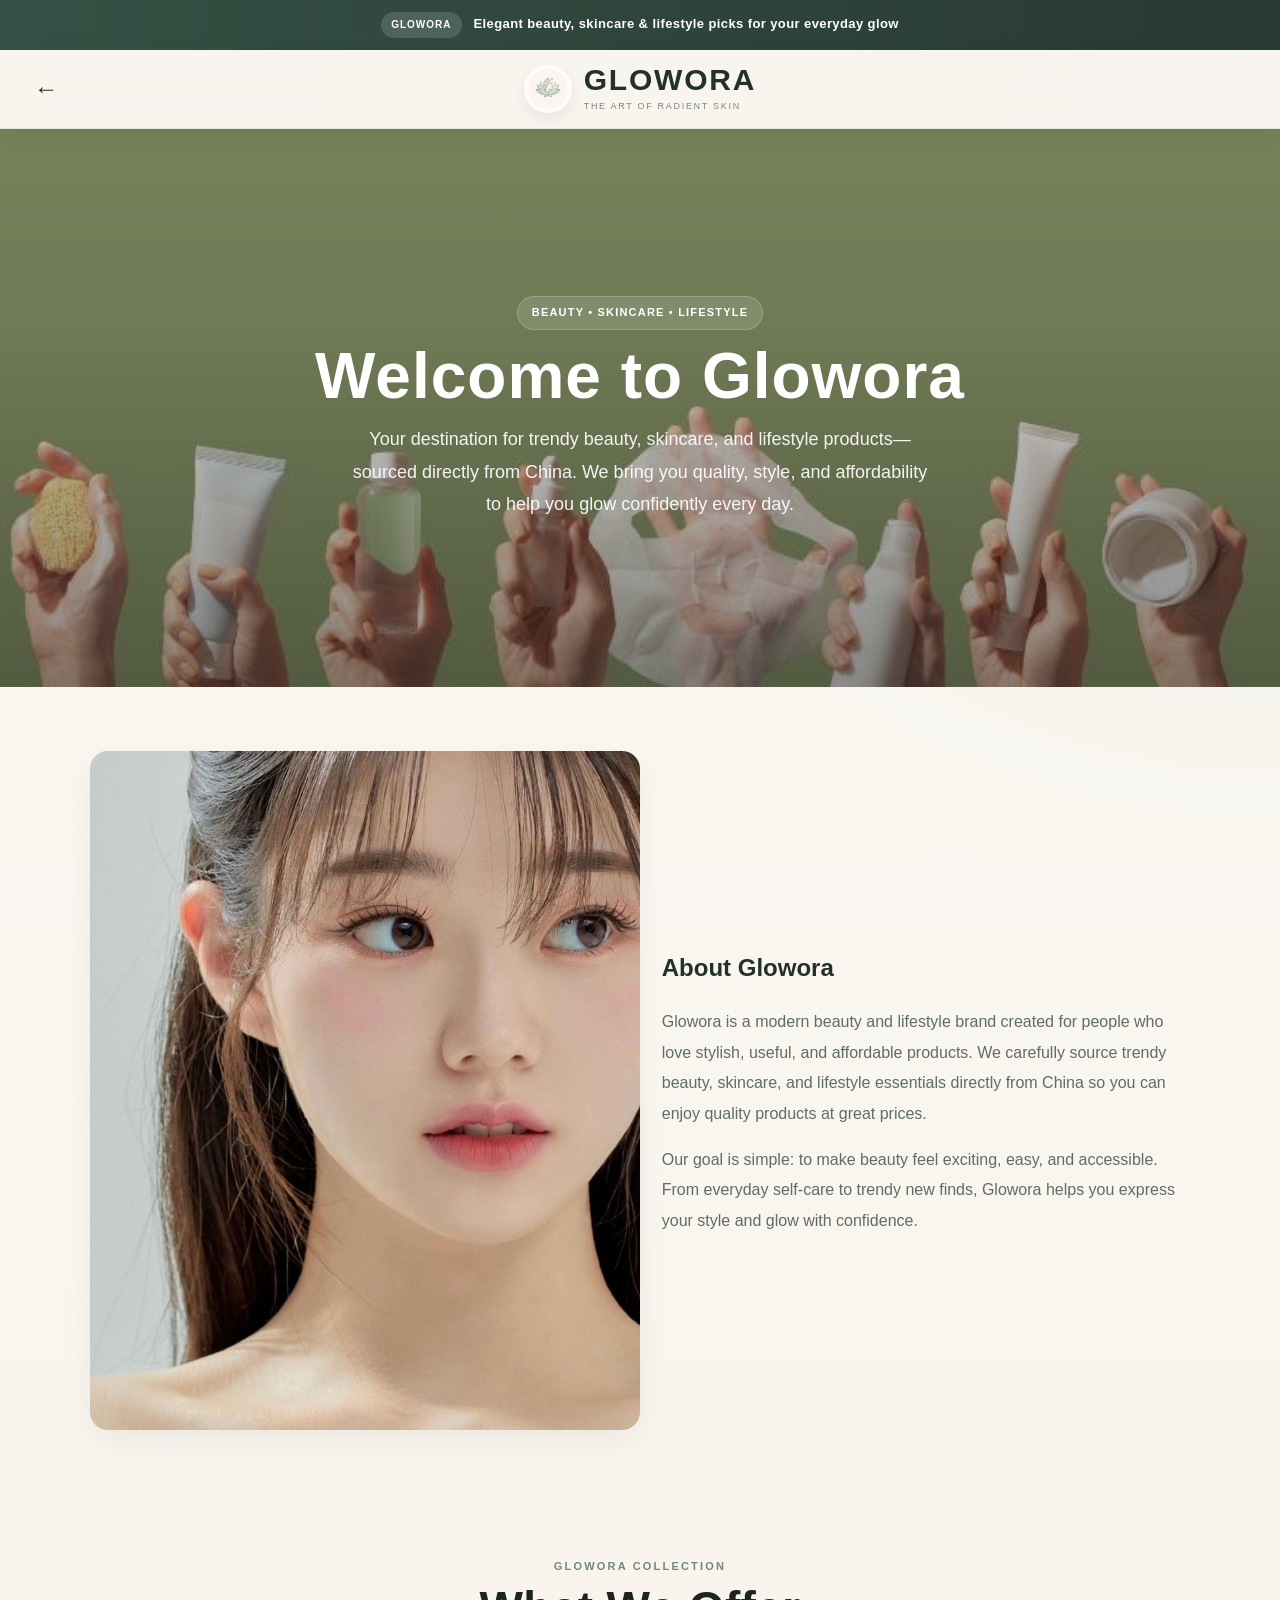
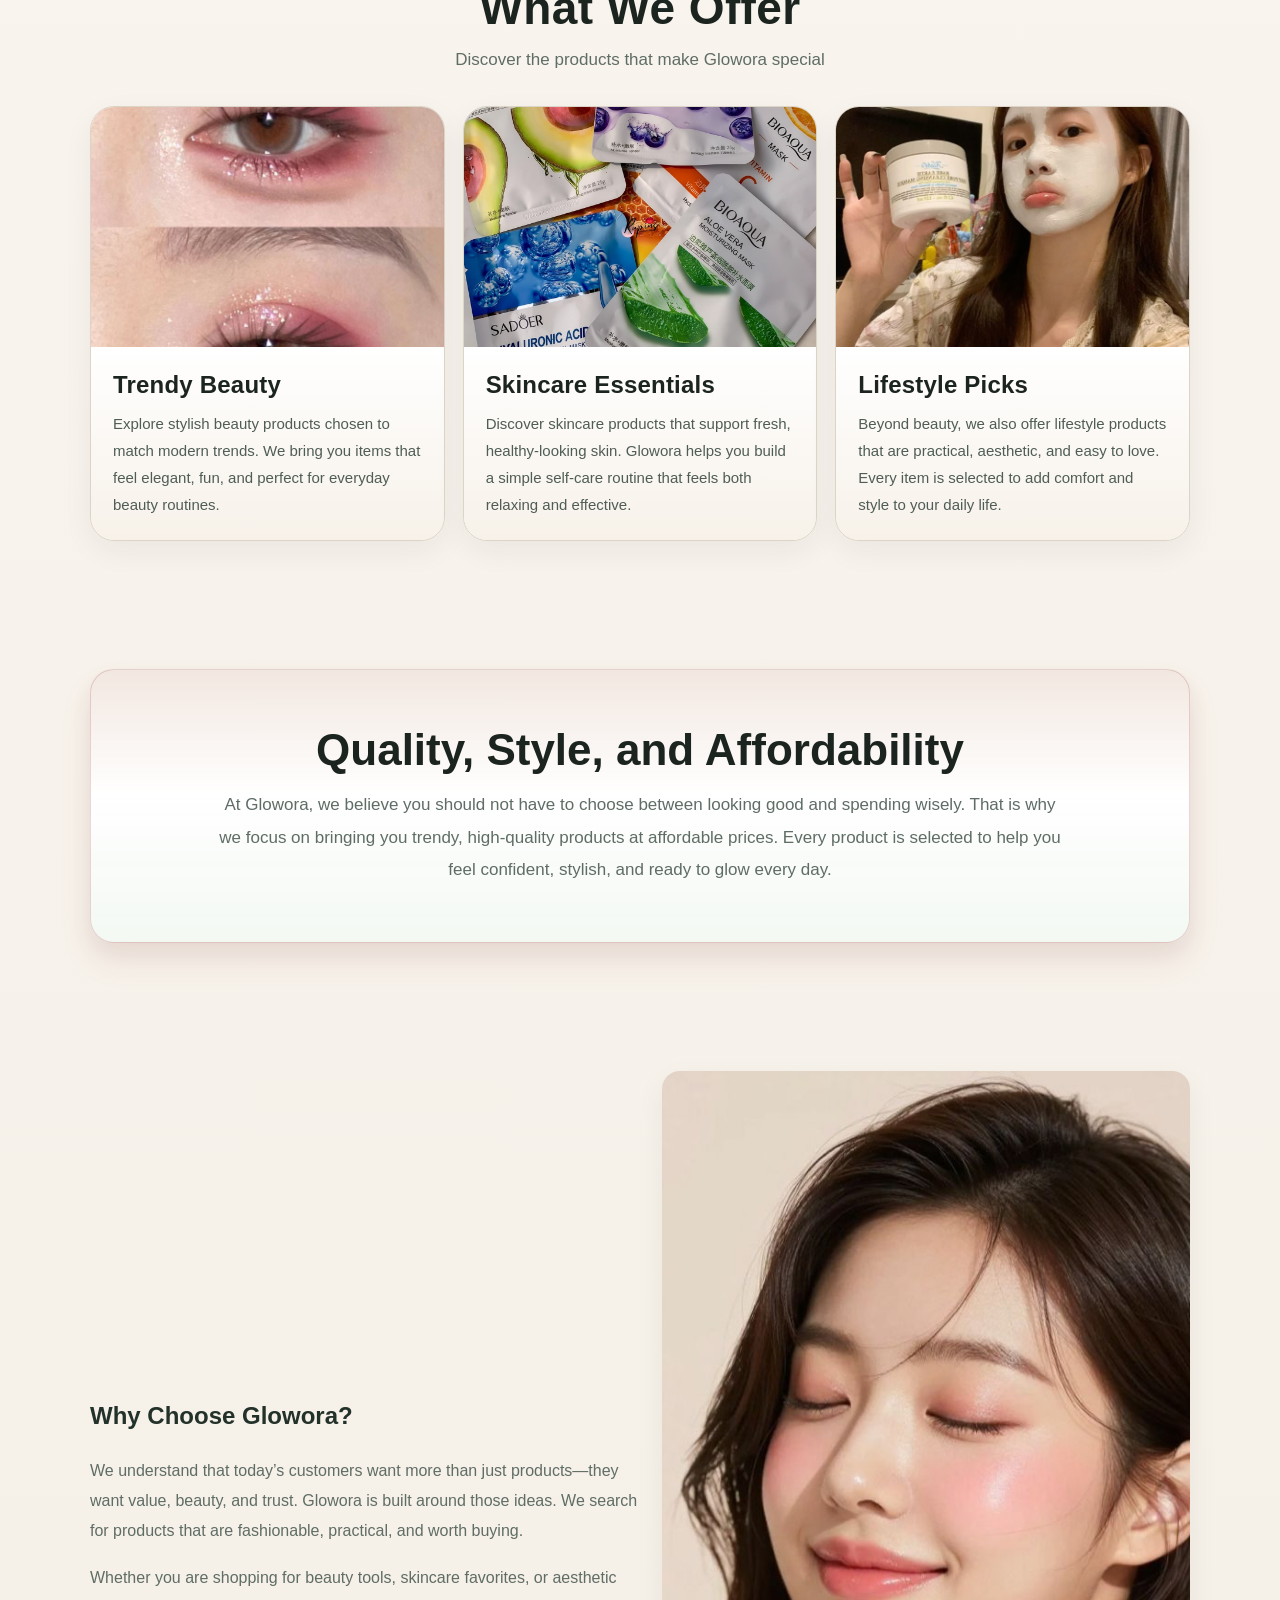
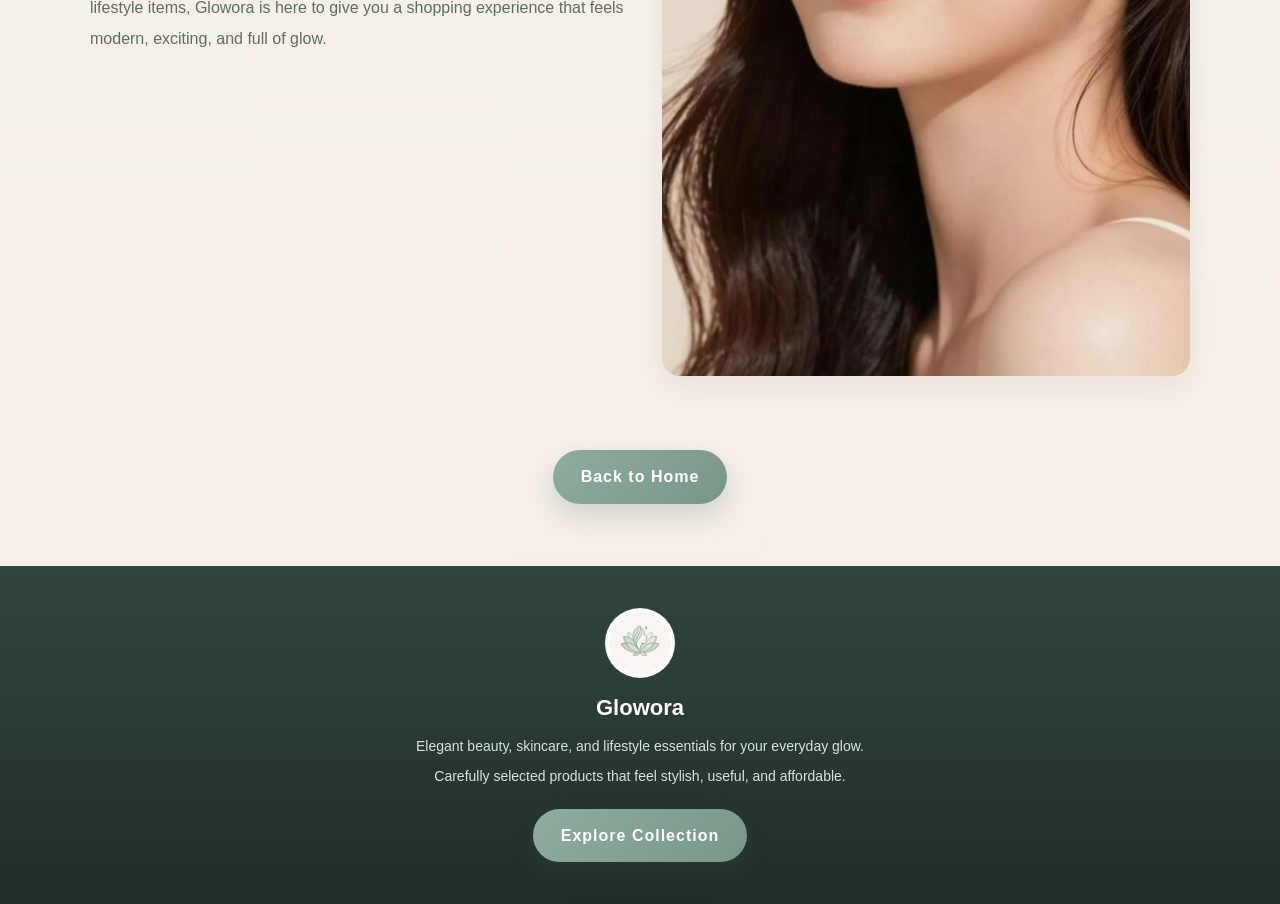
<file: know-more.html>
<!DOCTYPE html>
<html lang="en">
<head>
  <meta charset="UTF-8" />
  <meta name="viewport" content="width=device-width, initial-scale=1.0" />
  <title>Know More | Glowora</title>

  <style>
    :root {
      --brand-dark: #24332c;
      --brand-green: #8fad9f;
      --brand-green-dark: #6e8a7c;
      --brand-green-deep: #3b5247;
      --brand-green-soft: #edf4f0;
      --brand-light: #f8f4ee;
      --brand-white: #ffffff;

      --text-dark: #223129;
      --text-soft: #5f6d65;
      --text-muted: #7b877f;
      --border-soft: #e4ddd2;

      --lux-blackish: #1c2420;
      --lux-whiteish: #fffdf9;
      --lux-green-soft: #f3f8f4;

      --accent-red: #a13838;
      --accent-red-deep: #812929;

      --shadow-soft: 0 10px 30px rgba(28, 36, 32, 0.06);
      --shadow-medium: 0 16px 38px rgba(28, 36, 32, 0.1);
      --radius-sm: 10px;
      --radius-md: 18px;
      --radius-lg: 24px;

      --container: 1180px;
    }

    *,
    *::before,
    *::after {
      box-sizing: border-box;
      -webkit-font-smoothing: antialiased;
      -moz-osx-font-smoothing: grayscale;
    }

    html {
      scroll-behavior: smooth;
    }

    body {
      margin: 0;
      font-family: Arial, sans-serif;
      color: var(--text-dark);
      background:
        radial-gradient(circle at top right, rgba(143, 173, 159, 0.08), transparent 22%),
        linear-gradient(180deg, #fbf8f3 0%, #f4eee5 100%);
      line-height: 1.6;
    }

    img {
      display: block;
      max-width: 100%;
    }

    a {
      text-decoration: none;
      color: inherit;
    }

    .container {
      width: min(var(--container), calc(100% - 32px));
      margin-inline: auto;
    }

    .hidden {
      display: none !important;
    }

    /* =========================
       TOP BAR
       ========================= */
    .top-bar {
      background: linear-gradient(90deg, #355044 0%, #283a32 100%);
      color: #ffffff;
      text-align: center;
      padding: 12px 14px;
      font-weight: 700;
      letter-spacing: 0.4px;
      font-size: 13px;
    }

    .top-bar .offer-badge {
      display: inline-block;
      background: rgba(255, 255, 255, 0.14);
      color: #fff;
      padding: 5px 10px;
      border-radius: 999px;
      margin-right: 8px;
      font-size: 10px;
      font-weight: 800;
      letter-spacing: 1px;
      text-transform: uppercase;
    }

    /* =========================
       HEADER / LOGO BAR
       ========================= */
    .header {
      display: flex;
      align-items: center;
      justify-content: space-between;
      gap: 14px;
      padding: 12px 18px;
      background: rgba(248, 244, 238, 0.92);
      backdrop-filter: blur(14px);
      border-bottom: 1px solid rgba(36, 51, 44, 0.08);
      position: sticky;
      top: 0;
      z-index: 1000;
      box-shadow: 0 8px 24px rgba(36, 51, 44, 0.06);
    }

    .header-side {
      width: 44px;
      display: flex;
      align-items: center;
      justify-content: center;
      flex-shrink: 0;
    }

    .icon-btn {
      background: transparent;
      border: none;
      font-size: 24px;
      cursor: pointer;
      padding: 6px;
      color: var(--brand-dark);
      border-radius: 999px;
      transition:
        transform 0.28s ease,
        opacity 0.28s ease,
        background 0.28s ease;
    }

    .icon-btn:hover {
      transform: translateY(-1px);
      opacity: 0.88;
      background: rgba(143, 173, 159, 0.1);
    }

    .brand {
      display: flex;
      align-items: center;
      justify-content: center;
      gap: 12px;
      flex: 1;
      min-width: 0;
      color: var(--text-dark);
    }

    .brand img {
      width: 48px;
      height: 48px;
      object-fit: contain;
      border-radius: 50%;
      background: rgba(255, 255, 255, 0.72);
      padding: 4px;
      box-shadow: 0 6px 14px rgba(36, 51, 44, 0.08);
    }

    .brand-text {
      min-width: 0;
    }

    .brand-name {
      font-size: 24px;
      font-weight: 900;
      line-height: 1;
      letter-spacing: 1.8px;
    }

    .brand-tagline {
      font-size: 9px;
      text-transform: uppercase;
      letter-spacing: 1.7px;
      color: var(--text-muted);
      margin-top: 4px;
    }

    /* =========================
       HERO
       ========================= */
    .hero {
      position: relative;
      min-height: 56vh;
      display: flex;
      align-items: center;
      justify-content: center;
      overflow: hidden;
      background:
        linear-gradient(
          180deg,
          rgba(20, 24, 22, 0.18) 0%,
          rgba(20, 24, 22, 0.24) 36%,
          rgba(20, 24, 22, 0.48) 100%
        ),
        url("images/beauty-banner.jpg") center/cover no-repeat;
    }

    .hero-inner {
      position: relative;
      z-index: 2;
      color: #ffffff;
      text-align: center;
      width: min(760px, calc(100% - 34px));
      margin: 0 auto;
      padding: 24px;
    }

    .hero-badge {
      display: inline-block;
      margin-bottom: 14px;
      padding: 7px 14px;
      border-radius: 999px;
      background: rgba(255, 255, 255, 0.13);
      border: 1px solid rgba(255, 255, 255, 0.18);
      font-size: 11px;
      font-weight: 800;
      letter-spacing: 1.2px;
      text-transform: uppercase;
    }

    .hero h1 {
      margin: 0 0 14px;
      font-size: clamp(34px, 6vw, 64px);
      line-height: 1.02;
      letter-spacing: 1px;
      font-weight: 900;
    }

    .hero p {
      margin: 0 auto;
      max-width: 580px;
      font-size: clamp(15px, 2vw, 18px);
      line-height: 1.8;
      color: rgba(255, 255, 255, 0.92);
    }

    /* =========================
       SECTION
       ========================= */
    .section {
      padding: clamp(34px, 5vw, 64px) 18px;
    }

    .section-title {
      text-align: center;
      margin-bottom: 30px;
      max-width: 760px;
      margin-left: auto;
      margin-right: auto;
    }

    .section-title small {
      display: block;
      text-transform: uppercase;
      letter-spacing: 2.2px;
      color: var(--brand-green-dark);
      font-weight: 800;
      margin-bottom: 8px;
      font-size: 11px;
    }

    .section-title h2 {
      margin: 0 0 12px;
      font-size: clamp(28px, 4.2vw, 46px);
      line-height: 1.08;
      letter-spacing: 0.4px;
      color: var(--lux-blackish);
    }

    .section-title p {
      margin: 0 auto;
      max-width: 700px;
      color: var(--text-soft);
      line-height: 1.8;
      font-size: clamp(15px, 2vw, 17px);
    }

    /* =========================
       ABOUT
       ========================= */
    .about {
      display: grid;
      grid-template-columns: 1fr;
      gap: 22px;
      max-width: 1100px;
      margin: 0 auto;
      align-items: center;
    }

    .about img {
      width: 100%;
      border-radius: var(--radius-md);
      box-shadow: var(--shadow-soft);
    }

    .about-title {
      text-align: left;
      margin-bottom: 16px;
    }

    .about-text-paragraph {
      color: var(--text-soft);
      line-height: 1.9;
      font-size: 16px;
      margin: 0 0 16px;
    }

    /* =========================
       CARDS
       ========================= */
    .cards {
      display: grid;
      grid-template-columns: 1fr;
      gap: 18px;
      max-width: 1100px;
      margin: 0 auto;
    }

    .card {
      background: linear-gradient(180deg, #ffffff 0%, #f7f4ee 100%);
      border: 1px solid #ddd4c8;
      border-radius: var(--radius-lg);
      overflow: hidden;
      box-shadow: var(--shadow-soft);
      transition:
        transform 0.35s ease,
        box-shadow 0.35s ease;
    }

    .card:hover {
      transform: translateY(-5px);
      box-shadow:
        0 20px 40px rgba(28, 36, 32, 0.1),
        0 8px 16px rgba(28, 36, 32, 0.05);
    }

    .card img {
      width: 100%;
      height: 240px;
      object-fit: cover;
      background: #f4efe8;
      transition: transform 0.55s ease;
    }

    .card:hover img {
      transform: scale(1.04);
    }

    .card-content {
      padding: 22px;
      background: linear-gradient(
        180deg,
        rgba(255, 255, 255, 0.98) 0%,
        rgba(247, 241, 233, 0.98) 100%
      );
    }

    .card-content h3 {
      margin: 0 0 10px;
      font-size: clamp(20px, 2.4vw, 24px);
      line-height: 1.3;
      font-weight: 800;
      color: var(--lux-blackish);
      letter-spacing: 0.2px;
    }

    .card-content p {
      margin: 0;
      color: #4f5d56;
      line-height: 1.8;
      font-size: 15px;
    }

    /* =========================
       HIGHLIGHT
       ========================= */
    .highlight-wrap {
      max-width: 1100px;
      margin: 0 auto;
    }

    .highlight {
      background: rgba(255, 255, 255, 0.88);
      border: 1px solid rgba(161, 56, 56, 0.2);
      border-radius: var(--radius-lg);
      box-shadow:
        0 18px 34px rgba(161, 56, 56, 0.08),
        0 10px 22px rgba(28, 36, 32, 0.06);
      text-align: center;
      padding: 56px 22px;
      background:
        linear-gradient(180deg, rgba(161, 56, 56, 0.06) 0%, rgba(255, 255, 255, 0.96) 45%, rgba(243, 248, 244, 0.95) 100%);
    }

    .highlight h2 {
      margin: 0 0 15px;
      font-size: clamp(28px, 4vw, 44px);
      line-height: 1.1;
      color: var(--lux-blackish);
    }

    .highlight p {
      max-width: 850px;
      margin: 0 auto;
      font-size: 17px;
      line-height: 1.9;
      color: var(--text-soft);
    }

    /* =========================
       BUTTONS
       ========================= */
    .btn {
      display: inline-flex;
      align-items: center;
      justify-content: center;
      gap: 8px;
      min-height: 48px;
      padding: 14px 28px;
      font-weight: 800;
      letter-spacing: 1px;
      border: none;
      cursor: pointer;
      background: linear-gradient(135deg, var(--brand-green) 0%, #779687 100%);
      color: #ffffff;
      border-radius: 999px;
      box-shadow: 0 12px 24px rgba(59, 82, 71, 0.18);
      transition:
        transform 0.28s ease,
        box-shadow 0.28s ease,
        opacity 0.28s ease,
        background 0.28s ease;
    }

    .btn:hover {
      background: linear-gradient(135deg, var(--brand-green-dark) 0%, #5f7a6d 100%);
      transform: translateY(-1px);
      box-shadow: 0 16px 30px rgba(59, 82, 71, 0.2);
      opacity: 0.98;
    }

    .back-home {
      text-align: center;
      padding: 10px 20px 26px;
    }

    /* =========================
       BOTTOM BAR / FOOTER
       ========================= */
    .footer {
      background: linear-gradient(180deg, #30453b 0%, #222f29 100%);
      color: #fff;
      text-align: center;
      padding: 42px 18px;
      margin-top: 36px;
    }

    .footer img {
      width: 70px;
      margin: 0 auto 12px;
      background: #ffffff;
      border-radius: 50%;
      padding: 4px;
    }

    .footer h3 {
      margin: 0 0 10px;
      font-size: 22px;
    }

    .footer p {
      margin: 6px 0;
      color: #d9e2dc;
      line-height: 1.7;
      font-size: 14px;
    }

    .footer .btn {
      margin: 14px 0 0;
    }

    /* =========================
       RESPONSIVE
       ========================= */
    @media (min-width: 700px) {
      .hero {
        min-height: 62vh;
      }
    }

    @media (min-width: 800px) {
      .cards {
        grid-template-columns: repeat(3, 1fr);
      }

      .about {
        grid-template-columns: 1.02fr 0.98fr;
      }
    }

    @media (min-width: 992px) {
      .brand-name {
        font-size: 30px;
      }

      .header {
        padding: 14px 24px;
      }
    }

    @media (max-width: 699px) {
      .top-bar {
        font-size: 11px;
        padding: 10px 12px;
      }

      .header {
        padding: 10px 12px;
      }

      .header-side {
        width: 38px;
      }

      .icon-btn {
        font-size: 22px;
        padding: 4px;
      }

      .brand {
        gap: 9px;
      }

      .brand img {
        width: 42px;
        height: 42px;
      }

      .brand-name {
        font-size: 19px;
        letter-spacing: 1.2px;
      }

      .brand-tagline {
        font-size: 8px;
        letter-spacing: 1.2px;
      }

      .hero {
        min-height: 50vh;
      }

      .hero-inner {
        width: min(100% - 24px, 560px);
        padding: 18px 14px;
      }

      .hero h1 {
        font-size: clamp(28px, 9vw, 42px);
        line-height: 1.06;
      }

      .hero p {
        font-size: 14px;
        line-height: 1.75;
      }

      .btn {
        width: 100%;
        max-width: 280px;
        min-height: 46px;
        padding: 13px 22px;
        font-size: 13px;
      }

      .section {
        padding: 32px 14px;
      }

      .card img {
        height: 220px;
      }

      .footer {
        padding: 34px 14px;
      }
    }

    @media (prefers-reduced-motion: reduce) {
      html {
        scroll-behavior: auto;
      }

      *,
      *::before,
      *::after {
        animation: none !important;
        transition: none !important;
      }
    }
  </style>
</head>
<body>

  <!-- Top announcement bar -->
  <div class="top-bar">
    <span class="offer-badge">Glowora</span>
    <span>Elegant beauty, skincare & lifestyle picks for your everyday glow</span>
  </div>

  <!-- Top logo/header bar -->
  <header class="header">
    <div class="header-side">
      <a href="index.html" class="icon-btn" aria-label="Back to home">&#8592;</a>
    </div>

    <a href="index.html" class="brand" aria-label="Glowora Home">
      <img src="images/glowora-logo.png" alt="Glowora Logo" />
      <div class="brand-text">
        <div class="brand-name">GLOWORA</div>
        <div class="brand-tagline">THE ART OF RADIENT SKIN</div>
      </div>
    </a>

    <div class="header-side"></div>
  </header>

  <section class="hero">
    <div class="hero-inner">
      <span class="hero-badge">Beauty • Skincare • Lifestyle</span>
      <h1>Welcome to Glowora</h1>
      <p>
        Your destination for trendy beauty, skincare, and lifestyle products—sourced directly from China.
        We bring you quality, style, and affordability to help you glow confidently every day.
      </p>
    </div>
  </section>

  <section class="section">
    <div class="about">
      <img src="images/glowora-about.jpg" alt="Glowora beauty products" />
      <div>
        <div class="about-title">
          <h2>About Glowora</h2>
        </div>
        <p class="about-text-paragraph">
          Glowora is a modern beauty and lifestyle brand created for people who love stylish,
          useful, and affordable products. We carefully source trendy beauty, skincare, and
          lifestyle essentials directly from China so you can enjoy quality products at great prices.
        </p>
        <p class="about-text-paragraph">
          Our goal is simple: to make beauty feel exciting, easy, and accessible. From everyday
          self-care to trendy new finds, Glowora helps you express your style and glow with confidence.
        </p>
      </div>
    </div>
  </section>

  <section class="section">
    <div class="section-title">
      <small>Glowora Collection</small>
      <h2>What We Offer</h2>
      <p>Discover the products that make Glowora special</p>
    </div>

    <div class="cards">
      <div class="card">
        <img src="images/beauty-products.jpg" alt="Beauty products" />
        <div class="card-content">
          <h3>Trendy Beauty</h3>
          <p>
            Explore stylish beauty products chosen to match modern trends. We bring you items
            that feel elegant, fun, and perfect for everyday beauty routines.
          </p>
        </div>
      </div>

      <div class="card">
        <img src="images/skincare.jpg" alt="Skincare collection" />
        <div class="card-content">
          <h3>Skincare Essentials</h3>
          <p>
            Discover skincare products that support fresh, healthy-looking skin. Glowora helps
            you build a simple self-care routine that feels both relaxing and effective.
          </p>
        </div>
      </div>

      <div class="card">
        <img src="images/lifestyle.jpg" alt="Lifestyle products" />
        <div class="card-content">
          <h3>Lifestyle Picks</h3>
          <p>
            Beyond beauty, we also offer lifestyle products that are practical, aesthetic, and
            easy to love. Every item is selected to add comfort and style to your daily life.
          </p>
        </div>
      </div>
    </div>
  </section>

  <section class="section">
    <div class="highlight-wrap">
      <div class="highlight">
        <h2>Quality, Style, and Affordability</h2>
        <p>
          At Glowora, we believe you should not have to choose between looking good and spending wisely.
          That is why we focus on bringing you trendy, high-quality products at affordable prices.
          Every product is selected to help you feel confident, stylish, and ready to glow every day.
        </p>
      </div>
    </div>
  </section>

  <section class="section">
    <div class="about">
      <div>
        <div class="about-title">
          <h2>Why Choose Glowora?</h2>
        </div>
        <p class="about-text-paragraph">
          We understand that today’s customers want more than just products—they want value,
          beauty, and trust. Glowora is built around those ideas. We search for products that
          are fashionable, practical, and worth buying.
        </p>
        <p class="about-text-paragraph">
          Whether you are shopping for beauty tools, skincare favorites, or aesthetic lifestyle
          items, Glowora is here to give you a shopping experience that feels modern, exciting,
          and full of glow.
        </p>
      </div>
      <img src="images/why-glowora.jpg" alt="Woman with glowing skin" />
    </div>
  </section>

  <div class="back-home">
    <a href="index.html" class="btn">Back to Home</a>
  </div>

  <!-- Bottom bar / footer -->
  <footer class="footer">
    <img src="images/glowora-logo.png" alt="Glowora Logo" />
    <h3>Glowora</h3>
    <p>Elegant beauty, skincare, and lifestyle essentials for your everyday glow.</p>
    <p>Carefully selected products that feel stylish, useful, and affordable.</p>
    <a href="index.html" class="btn">Explore Collection</a>
  </footer>

</body>
</html>
</file>
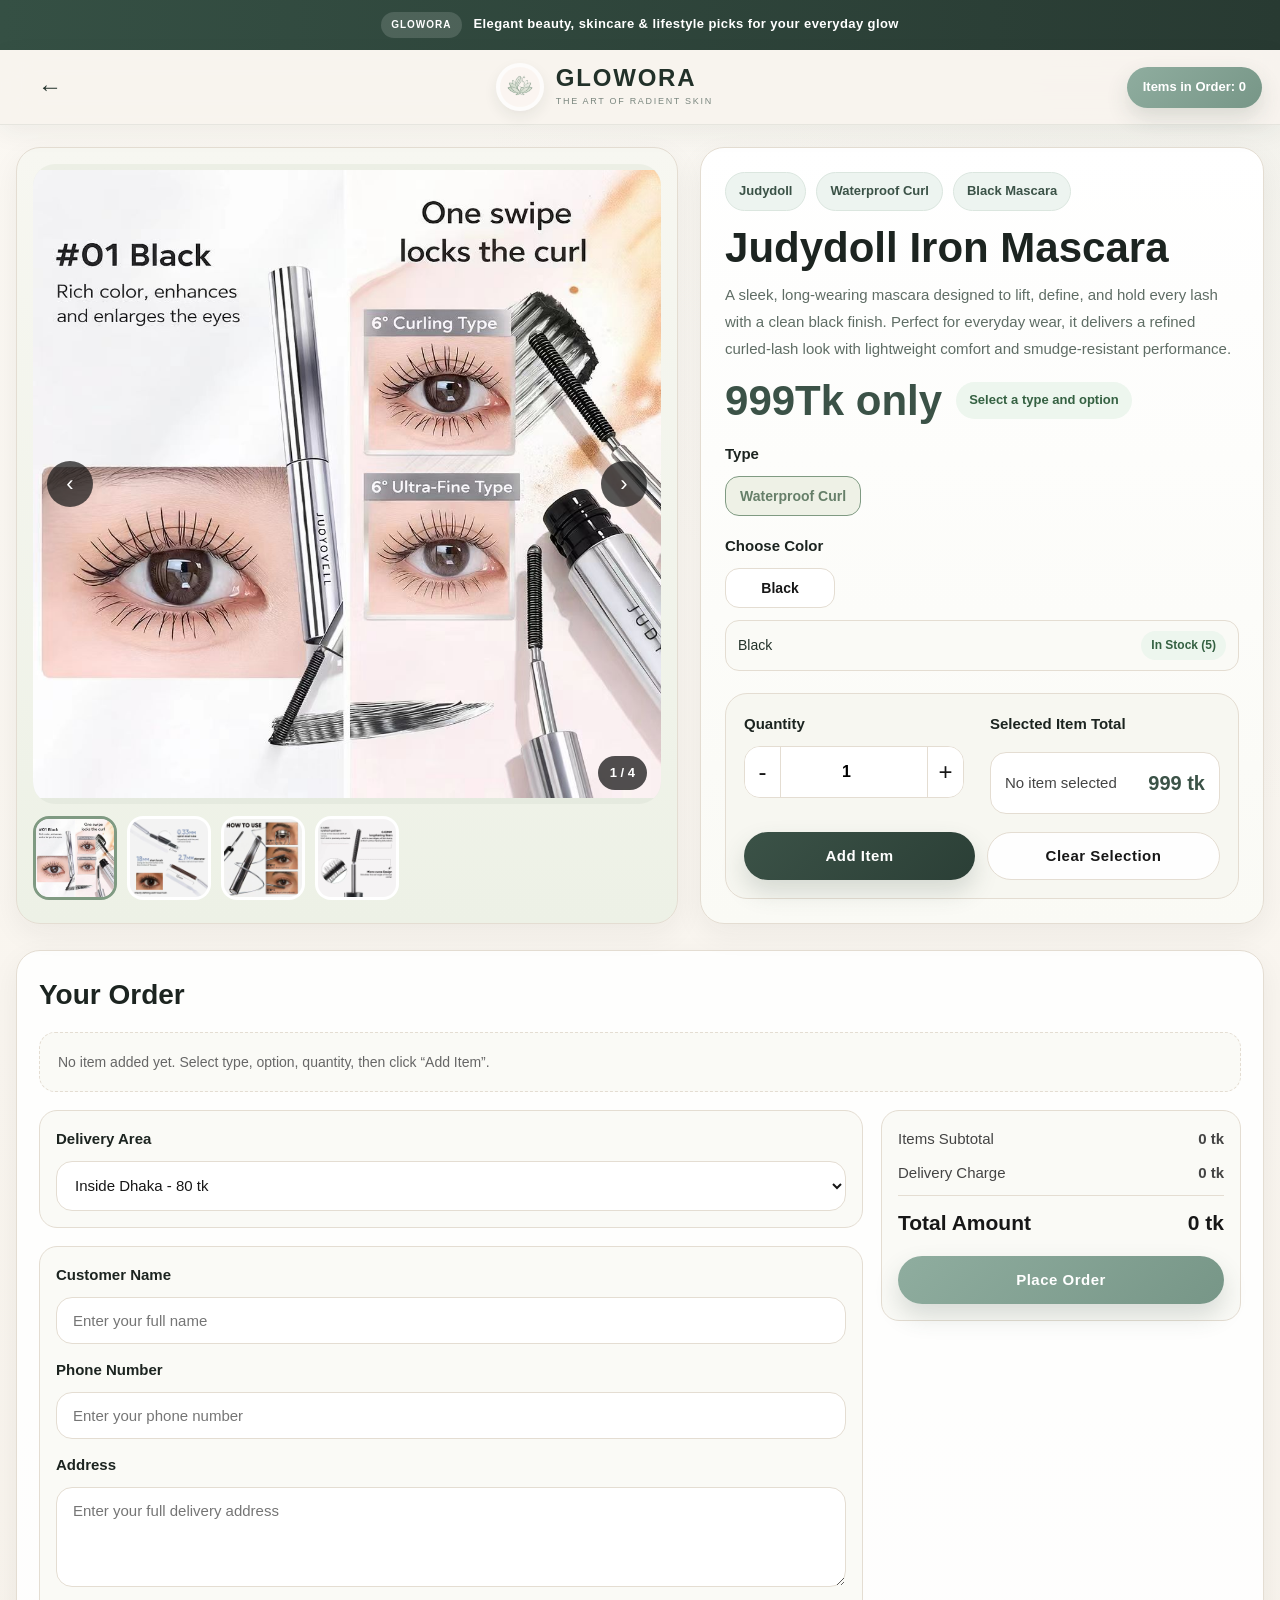
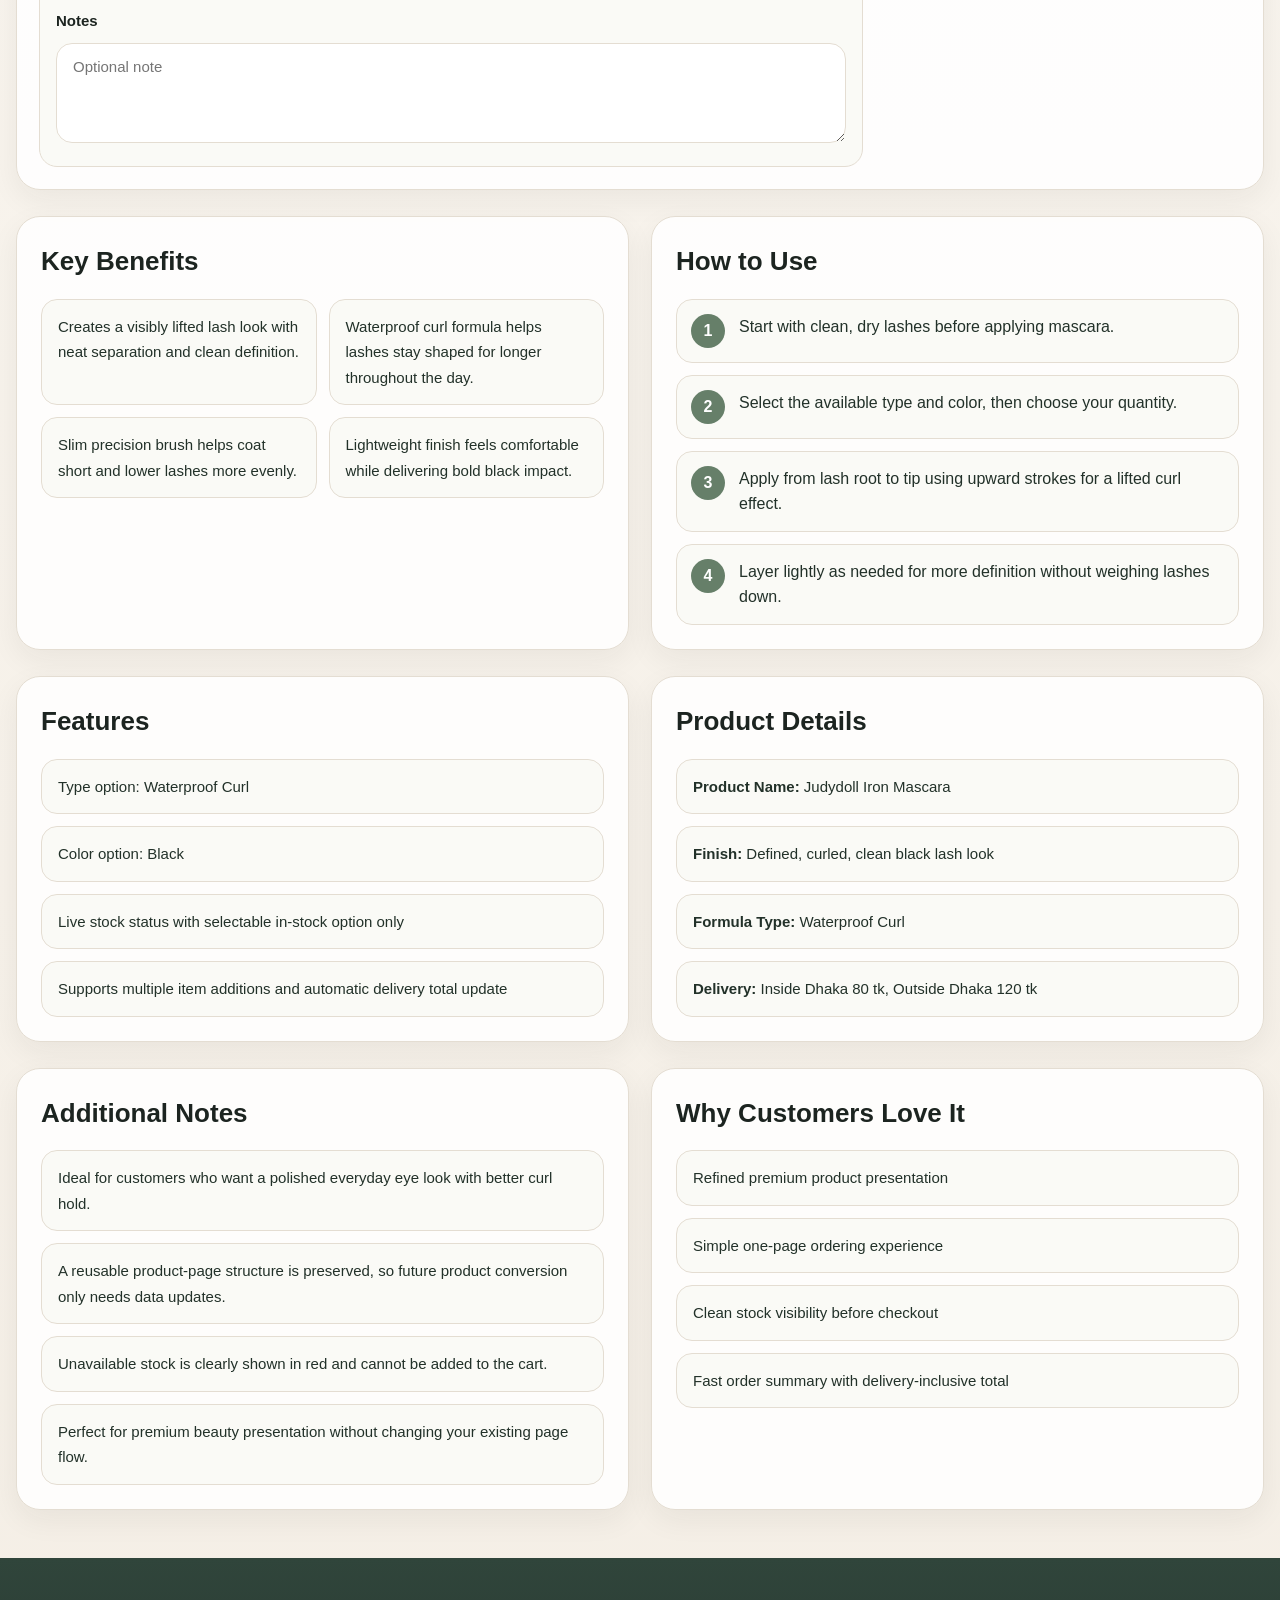
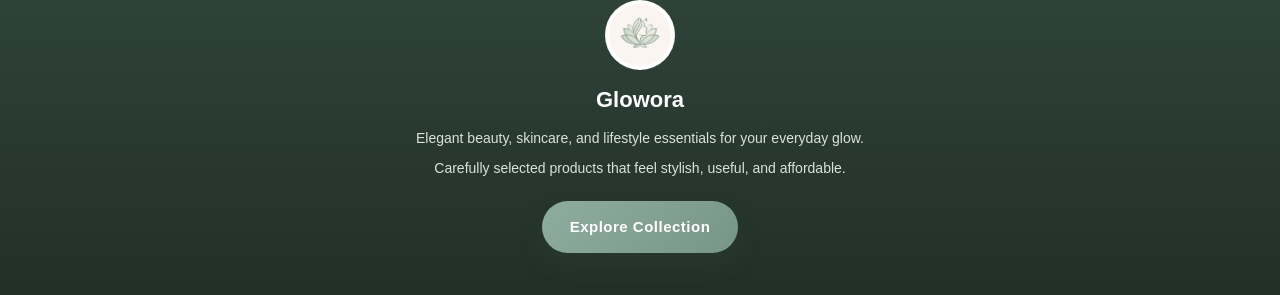
<file: mascara.html>
<!DOCTYPE html>
<html lang="en">
<head>
  <meta charset="UTF-8" />
  <meta name="viewport" content="width=device-width, initial-scale=1.0" />
  <title>Glowora | Judydoll Iron Mascara</title>
  <style>
    * {
      box-sizing: border-box;
      margin: 0;
      padding: 0;
      -webkit-font-smoothing: antialiased;
      -moz-osx-font-smoothing: grayscale;
    }

    :root {
      --brand-dark: #24332c;
      --brand-green: #8fad9f;
      --brand-green-dark: #6e8a7c;
      --brand-green-deep: #3b5247;
      --brand-green-soft: #edf4f0;
      --brand-light: #f8f4ee;
      --brand-white: #ffffff;

      --text-dark: #223129;
      --text-soft: #5f6d65;
      --text-muted: #7b877f;
      --border-soft: #e4ddd2;

      --lux-blackish: #1c2420;
      --lux-whiteish: #fffdf9;
      --lux-green-soft: #f3f8f4;

      --accent-red: #a13838;
      --accent-red-deep: #812929;

      --sage-1: #f6f5ef;
      --sage-2: #eef1e6;
      --sage-3: #dfe6d8;
      --sage-4: #a8bea9;
      --sage-5: #7f9a82;
      --sage-6: #667f69;

      --black: #171717;
      --gray: #666;
      --border: #e2e4db;
      --white: #ffffff;
      --danger: #b53c3c;
      --success: #356142;
      --warning: #9c6a19;

      --shadow: 0 12px 30px rgba(0, 0, 0, 0.07);
      --shadow-soft: 0 10px 30px rgba(28, 36, 32, 0.06);
      --shadow-medium: 0 16px 38px rgba(28, 36, 32, 0.1);

      --radius-sm: 10px;
      --radius-md: 18px;
      --radius-lg: 24px;

      --container: 1320px;
    }

    html {
      scroll-behavior: smooth;
    }

    body {
      font-family: Arial, sans-serif;
      color: var(--text-dark);
      background:
        radial-gradient(circle at top right, rgba(143, 173, 159, 0.08), transparent 22%),
        linear-gradient(180deg, #fbf8f3 0%, #f4eee5 100%);
      line-height: 1.6;
    }

    img {
      display: block;
      max-width: 100%;
    }

    a {
      text-decoration: none;
      color: inherit;
    }

    button,
    select,
    input,
    textarea {
      font-family: inherit;
    }

    /* =========================
       TOP BAR
       ========================= */
    .top-bar {
      background: linear-gradient(90deg, #355044 0%, #283a32 100%);
      color: #ffffff;
      text-align: center;
      padding: 12px 14px;
      font-weight: 700;
      letter-spacing: 0.4px;
      font-size: 13px;
    }

    .top-bar .offer-badge {
      display: inline-block;
      background: rgba(255, 255, 255, 0.14);
      color: #fff;
      padding: 5px 10px;
      border-radius: 999px;
      margin-right: 8px;
      font-size: 10px;
      font-weight: 800;
      letter-spacing: 1px;
      text-transform: uppercase;
    }

    .top-bar .offer-text strong {
      font-weight: 900;
    }

    /* =========================
       HEADER
       ========================= */
    .header {
      display: flex;
      align-items: center;
      justify-content: space-between;
      gap: 14px;
      padding: 12px 18px;
      background: rgba(248, 244, 238, 0.92);
      backdrop-filter: blur(14px);
      border-bottom: 1px solid rgba(36, 51, 44, 0.08);
      position: sticky;
      top: 0;
      z-index: 1000;
      box-shadow: 0 8px 24px rgba(36, 51, 44, 0.06);
    }

    .header-side {
      min-width: 64px;
      display: flex;
      align-items: center;
      justify-content: center;
      flex-shrink: 0;
    }

    .icon-btn {
      background: transparent;
      border: none;
      font-size: 24px;
      cursor: pointer;
      padding: 6px;
      color: var(--brand-dark);
      border-radius: 999px;
      transition:
        transform 0.28s ease,
        opacity 0.28s ease,
        background 0.28s ease;
      display: inline-flex;
      align-items: center;
      justify-content: center;
    }

    .icon-btn:hover {
      transform: translateY(-1px);
      opacity: 0.88;
      background: rgba(143, 173, 159, 0.1);
    }

    .brand {
      display: flex;
      align-items: center;
      justify-content: center;
      gap: 12px;
      flex: 1;
      min-width: 0;
      color: var(--text-dark);
    }

    .brand img {
      width: 48px;
      height: 48px;
      object-fit: contain;
      border-radius: 50%;
      background: rgba(255, 255, 255, 0.72);
      padding: 4px;
      box-shadow: 0 6px 14px rgba(36, 51, 44, 0.08);
    }

    .brand-text {
      min-width: 0;
    }

    .brand-name {
      font-size: 24px;
      font-weight: 900;
      line-height: 1;
      letter-spacing: 1.8px;
      color: var(--text-dark);
    }

    .brand-tagline {
      font-size: 9px;
      text-transform: uppercase;
      letter-spacing: 1.7px;
      color: var(--text-muted);
      margin-top: 4px;
    }

    .cart-pill {
      background: linear-gradient(135deg, var(--brand-green) 0%, #779687 100%);
      color: #ffffff;
      padding: 10px 16px;
      border-radius: 999px;
      font-size: 13px;
      font-weight: 800;
      white-space: nowrap;
      box-shadow: 0 10px 22px rgba(59, 82, 71, 0.16);
    }

    /* =========================
       PAGE CONTENT
       ========================= */
    .container {
      width: min(var(--container), calc(100% - 32px));
      max-width: 1320px;
      margin: 22px auto 48px;
    }

    .hero {
      display: grid;
      grid-template-columns: 1.08fr 0.92fr;
      gap: 22px;
      align-items: stretch;
    }

    .gallery-card,
    .product-card,
    .section-card,
    .order-card {
      background: rgba(255, 255, 255, 0.88);
      border: 1px solid var(--border-soft);
      border-radius: var(--radius-lg);
      box-shadow: var(--shadow-soft);
      overflow: hidden;
    }

    .gallery-card {
      padding: 16px;
      display: flex;
      flex-direction: column;
      gap: 12px;
      background: linear-gradient(180deg, #f7f7f1 0%, #edf1e6 100%);
    }

    .slider {
      position: relative;
      overflow: hidden;
      border-radius: 22px;
      background: linear-gradient(180deg, #ecefe5 0%, #e5eadf 100%);
      height: 640px;
      min-height: 640px;
      display: flex;
      align-items: center;
      justify-content: center;
    }

    .slider img {
      width: 100%;
      height: 100%;
      object-fit: contain;
      background: transparent;
    }

    .slider-btn {
      position: absolute;
      top: 50%;
      transform: translateY(-50%);
      width: 46px;
      height: 46px;
      border: none;
      border-radius: 50%;
      background: rgba(23, 23, 23, 0.72);
      color: white;
      font-size: 22px;
      cursor: pointer;
      z-index: 2;
    }

    .slider-btn.left {
      left: 14px;
    }

    .slider-btn.right {
      right: 14px;
    }

    .slide-count {
      position: absolute;
      right: 14px;
      bottom: 14px;
      background: rgba(23, 23, 23, 0.75);
      color: white;
      border-radius: 999px;
      padding: 7px 12px;
      font-size: 13px;
      font-weight: bold;
    }

    .thumbs {
      display: flex;
      gap: 10px;
      overflow-x: auto;
      padding-bottom: 2px;
    }

    .thumb {
      width: 84px;
      height: 84px;
      object-fit: cover;
      border-radius: 16px;
      border: 3px solid transparent;
      cursor: pointer;
      flex-shrink: 0;
      background: var(--white);
    }

    .thumb.active {
      border-color: var(--sage-5);
    }

    .product-card {
      padding: 24px;
      background: linear-gradient(180deg, #ffffff 0%, #fafaf5 100%);
    }

    .tag-row {
      display: flex;
      flex-wrap: wrap;
      gap: 10px;
      margin-bottom: 14px;
    }

    .tag {
      background: var(--brand-green-soft);
      border: 1px solid #dbe6df;
      color: var(--brand-green-deep);
      padding: 8px 13px;
      border-radius: 999px;
      font-size: 13px;
      font-weight: bold;
    }

    .title {
      font-size: 42px;
      line-height: 1.08;
      margin-bottom: 10px;
      color: var(--lux-blackish);
    }

    .subtitle {
      color: var(--text-soft);
      font-size: 15px;
      line-height: 1.8;
      margin-bottom: 18px;
    }

    .price-row {
      display: flex;
      align-items: center;
      flex-wrap: wrap;
      gap: 14px;
      margin-bottom: 20px;
    }

    .price {
      font-size: 42px;
      line-height: 1;
      font-weight: 900;
      color: var(--brand-green-deep);
    }

    .status-chip {
      padding: 8px 13px;
      border-radius: 999px;
      font-size: 13px;
      font-weight: bold;
    }

    .status-ok {
      background: #edf6ee;
      color: var(--success);
    }

    .status-low {
      background: #fff8ea;
      color: var(--warning);
      display: none;
    }

    .label {
      display: block;
      font-size: 15px;
      font-weight: 700;
      margin-bottom: 10px;
      color: var(--lux-blackish);
    }

    .form-block {
      margin-top: 18px;
    }

    .option-grid {
      display: flex;
      flex-wrap: wrap;
      gap: 10px;
    }

    .option-btn {
      min-width: 110px;
      border: 1px solid var(--border-soft);
      background: var(--white);
      color: var(--black);
      padding: 11px 14px;
      border-radius: 14px;
      cursor: pointer;
      font-size: 14px;
      font-weight: 700;
      transition: 0.2s;
    }

    .option-btn:hover {
      border-color: var(--sage-5);
      color: var(--sage-6);
    }

    .option-btn.active {
      background: var(--sage-2);
      border-color: var(--sage-5);
      color: var(--sage-6);
    }

    .option-btn.disabled {
      background: #f0f0f0;
      color: #a0a0a0;
      border-color: #e0e0e0;
      cursor: not-allowed;
      text-decoration: line-through;
    }

    .stock-list {
      margin-top: 12px;
      display: grid;
      gap: 8px;
    }

    .stock-item {
      display: flex;
      justify-content: space-between;
      align-items: center;
      gap: 12px;
      background: #fafaf6;
      border: 1px solid var(--border-soft);
      border-radius: 14px;
      padding: 10px 12px;
      font-size: 14px;
    }

    .stock-badge {
      padding: 5px 10px;
      border-radius: 999px;
      font-size: 12px;
      font-weight: bold;
      white-space: nowrap;
    }

    .in-stock {
      background: #edf6ee;
      color: var(--success);
    }

    .out-stock {
      background: #fdf1f1;
      color: var(--danger);
    }

    .selector-box {
      margin-top: 22px;
      background: #f7f7f1;
      border: 1px solid var(--border-soft);
      border-radius: 22px;
      padding: 18px;
    }

    .inline-grid {
      display: grid;
      grid-template-columns: 1fr 1fr;
      gap: 16px;
    }

    .qty-box {
      display: flex;
      align-items: center;
      border: 1px solid var(--border-soft);
      border-radius: 16px;
      overflow: hidden;
      background: var(--white);
      max-width: 220px;
    }

    .qty-box button {
      width: 52px;
      height: 50px;
      border: none;
      background: var(--white);
      font-size: 24px;
      cursor: pointer;
      color: var(--black);
    }

    .qty-box input {
      width: 100%;
      height: 50px;
      border: none;
      border-left: 1px solid var(--border-soft);
      border-right: 1px solid var(--border-soft);
      text-align: center;
      font-size: 16px;
      font-weight: 700;
      outline: none;
    }

    select,
    input[type="text"],
    textarea {
      width: 100%;
      border: 1px solid var(--border-soft);
      border-radius: 16px;
      padding: 14px 16px;
      font-size: 15px;
      background: var(--white);
      outline: none;
      color: var(--black);
    }

    select {
      height: 50px;
      padding: 0 14px;
    }

    textarea {
      min-height: 100px;
      resize: vertical;
    }

    input[type="text"]:focus,
    textarea:focus,
    select:focus {
      border-color: var(--sage-5);
    }

    .mini-total {
      margin-top: 16px;
      background: var(--white);
      border: 1px solid var(--border-soft);
      border-radius: 16px;
      padding: 14px;
      font-size: 15px;
      color: #444;
      display: flex;
      justify-content: space-between;
      gap: 15px;
      align-items: center;
    }

    .mini-total strong {
      color: var(--brand-green-deep);
      font-size: 20px;
    }

    .actions {
      margin-top: 18px;
      display: flex;
      gap: 12px;
      flex-wrap: wrap;
    }

    .btn {
      flex: 1;
      min-width: 150px;
      min-height: 48px;
      padding: 14px 28px;
      border: none;
      border-radius: 999px;
      font-size: 15px;
      font-weight: 800;
      letter-spacing: 0.5px;
      cursor: pointer;
      transition:
        transform 0.28s ease,
        box-shadow 0.28s ease,
        opacity 0.28s ease,
        background 0.28s ease;
    }

    .btn-dark {
      background: linear-gradient(135deg, var(--brand-green-deep) 0%, #2b3f36 100%);
      color: white;
      box-shadow: 0 12px 24px rgba(59, 82, 71, 0.18);
    }

    .btn-olive {
      background: linear-gradient(135deg, var(--brand-green) 0%, #779687 100%);
      color: white;
      box-shadow: 0 12px 24px rgba(59, 82, 71, 0.18);
    }

    .btn-light {
      background: rgba(255, 255, 255, 0.92);
      color: var(--black);
      border: 1px solid var(--border-soft);
    }

    .btn:hover {
      transform: translateY(-1px);
      opacity: 0.98;
    }

    .btn:disabled {
      opacity: 0.7;
      cursor: not-allowed;
      transform: none;
    }

    .message {
      margin-top: 14px;
      padding: 14px 16px;
      border-radius: 14px;
      font-size: 14px;
      font-weight: 700;
      display: none;
      white-space: pre-line;
    }

    .message.success {
      display: block;
      background: #edf6ee;
      color: var(--success);
      border: 1px solid #cfe6d3;
    }

    .message.error {
      display: block;
      background: #fdf1f1;
      color: var(--danger);
      border: 1px solid #f1d0d0;
    }

    .order-card {
      margin-top: 26px;
      padding: 22px;
    }

    .order-card h2 {
      font-size: 28px;
      margin-bottom: 14px;
      color: var(--lux-blackish);
    }

    .cart-list {
      display: grid;
      gap: 10px;
    }

    .cart-item {
      display: grid;
      grid-template-columns: 1.4fr 0.8fr 0.8fr 0.6fr 0.6fr auto;
      gap: 12px;
      align-items: center;
      background: #fafaf6;
      border: 1px solid var(--border-soft);
      border-radius: 16px;
      padding: 12px;
      font-size: 14px;
    }

    .cart-item strong {
      color: var(--black);
    }

    .remove-btn {
      background: transparent;
      border: 1px solid #e2d6d6;
      color: var(--danger);
      border-radius: 12px;
      padding: 8px 10px;
      cursor: pointer;
      font-size: 13px;
      font-weight: bold;
    }

    .cart-empty {
      background: #fafaf6;
      border: 1px dashed var(--border-soft);
      border-radius: 16px;
      padding: 18px;
      color: var(--gray);
      font-size: 14px;
    }

    .summary-panel {
      margin-top: 18px;
      display: grid;
      grid-template-columns: 1fr 360px;
      gap: 18px;
      align-items: start;
    }

    .delivery-box,
    .total-box {
      background: #fafaf6;
      border: 1px solid var(--border-soft);
      border-radius: 18px;
      padding: 16px;
    }

    .summary-line {
      display: flex;
      justify-content: space-between;
      gap: 15px;
      margin-bottom: 10px;
      font-size: 15px;
      color: #444;
    }

    .summary-line.total {
      padding-top: 10px;
      border-top: 1px solid var(--border-soft);
      font-size: 21px;
      font-weight: 800;
      color: var(--black);
      margin-bottom: 0;
    }

    .content-grid {
      margin-top: 26px;
      display: grid;
      grid-template-columns: 1fr 1fr;
      gap: 22px;
    }

    .section-card {
      padding: 24px;
    }

    .section-card h2 {
      font-size: 26px;
      margin-bottom: 16px;
      color: var(--lux-blackish);
    }

    .benefit-grid {
      display: grid;
      grid-template-columns: 1fr 1fr;
      gap: 12px;
    }

    .benefit-item,
    .feature-item,
    .detail-item {
      background: #fafaf6;
      border: 1px solid var(--border-soft);
      border-radius: 16px;
      padding: 14px 16px;
      font-size: 15px;
      line-height: 1.7;
    }

    .steps {
      display: grid;
      gap: 12px;
    }

    .step {
      display: flex;
      gap: 14px;
      align-items: flex-start;
      background: #fafaf6;
      border: 1px solid var(--border-soft);
      border-radius: 16px;
      padding: 14px;
    }

    .step-no {
      width: 34px;
      height: 34px;
      border-radius: 50%;
      background: var(--sage-6);
      color: white;
      display: flex;
      align-items: center;
      justify-content: center;
      font-weight: bold;
      flex-shrink: 0;
    }

    /* =========================
       FOOTER
       ========================= */
    .footer {
      background: linear-gradient(180deg, #30453b 0%, #222f29 100%);
      color: #fff;
      text-align: center;
      padding: 42px 18px;
      margin-top: 36px;
    }

    .footer img {
      width: 70px;
      margin: 0 auto 12px;
      background: #ffffff;
      border-radius: 50%;
      padding: 4px;
    }

    .footer h3 {
      margin: 0 0 10px;
      font-size: 22px;
    }

    .footer p {
      margin: 6px 0;
      color: #d9e2dc;
      line-height: 1.7;
      font-size: 14px;
    }

    .footer .btn {
      display: inline-flex;
      align-items: center;
      justify-content: center;
      flex: 0 0 auto;
      margin: 14px 0 0;
      min-width: auto;
    }

    /* =========================
       RESPONSIVE
       ========================= */
    @media (max-width: 1100px) {
      .hero,
      .summary-panel,
      .content-grid {
        grid-template-columns: 1fr;
      }

      .slider {
        height: 460px;
        min-height: 460px;
      }

      .cart-item {
        grid-template-columns: 1fr 1fr;
      }
    }

    @media (max-width: 700px) {
      .top-bar {
        font-size: 11px;
        padding: 10px 12px;
      }

      .header {
        padding: 10px 12px;
      }

      .header-side {
        min-width: 42px;
      }

      .icon-btn {
        font-size: 22px;
        padding: 4px;
      }

      .brand {
        gap: 9px;
      }

      .brand img {
        width: 42px;
        height: 42px;
      }

      .brand-name {
        font-size: 19px;
        letter-spacing: 1.2px;
      }

      .brand-tagline {
        font-size: 8px;
        letter-spacing: 1.2px;
      }

      .cart-pill {
        padding: 8px 12px;
        font-size: 12px;
      }

      .container {
        width: min(var(--container), calc(100% - 24px));
        margin: 18px auto 36px;
      }

      .title {
        font-size: 32px;
      }

      .price {
        font-size: 34px;
      }

      .slider {
        height: 320px;
        min-height: 320px;
      }

      .thumb {
        width: 72px;
        height: 72px;
      }

      .inline-grid,
      .benefit-grid {
        grid-template-columns: 1fr;
      }

      .actions {
        flex-direction: column;
      }

      .cart-item {
        grid-template-columns: 1fr;
      }

      .footer {
        padding: 34px 14px;
      }

      .footer .btn {
        width: 100%;
        max-width: 280px;
      }
    }

    @media (prefers-reduced-motion: reduce) {
      html {
        scroll-behavior: auto;
      }

      *,
      *::before,
      *::after {
        animation: none !important;
        transition: none !important;
      }
    }
  </style>
  <!-- Meta Pixel Code -->
<script>
!function(f,b,e,v,n,t,s)
{if(f.fbq)return;n=f.fbq=function(){n.callMethod?
n.callMethod.apply(n,arguments):n.queue.push(arguments)};
if(!f._fbq)f._fbq=n;n.push=n;n.loaded=!0;n.version='2.0';
n.queue=[];t=b.createElement(e);t.async=!0;
t.src=v;s=b.getElementsByTagName(e)[0];
s.parentNode.insertBefore(t,s)}(window,document,'script',
'https://connect.facebook.net/en_US/fbevents.js'); 
fbq('init', '1849854712344948'); 
fbq('track', 'PageView');
</script>
<noscript> 
<img height="1" width="1" 
src="https://www.facebook.com/tr?id=1849854712344948&ev=PageView
&noscript=1"/>
</noscript>
<!-- End Meta Pixel Code -->
</head>
<body>
  <div class="top-bar">
    <span class="offer-badge">Glowora</span>
    <span class="offer-text">Elegant beauty, skincare & lifestyle picks for your everyday glow</span>
  </div>

  <header class="header">
    <div class="header-side">
      <a href="index.html" class="icon-btn" aria-label="Back to home">&#8592;</a>
    </div>

    <a href="index.html" class="brand" aria-label="Glowora Home">
      <img src="images/glowora-logo.png" alt="Glowora Logo">
      <div class="brand-text">
        <div class="brand-name">GLOWORA</div>
        <div class="brand-tagline">THE ART OF RADIENT SKIN</div>
      </div>
    </a>

    <div class="header-side">
      <div class="cart-pill" id="cartCount">Items in Order: 0</div>
    </div>
  </header>

  <div class="container">
    <section class="hero">
      <div class="gallery-card">
        <div class="slider" id="sliderArea">
          <button class="slider-btn left" type="button" onclick="prevSlide()">‹</button>
          <img id="mainImage" src="images/mascara-main.jpg" alt="Judydoll Iron Mascara">
          <button class="slider-btn right" type="button" onclick="nextSlide()">›</button>
          <div class="slide-count" id="slideCount">1 / 4</div>
        </div>

        <div class="thumbs">
          <img src="images/mascara-main.jpg" class="thumb active" onclick="showSlide(0)" alt="Judydoll Iron Mascara Main">
          <img src="images/mascara-2.jpg" class="thumb" onclick="showSlide(1)" alt="Judydoll Iron Mascara View 2">
          <img src="images/mascara-3.jpg" class="thumb" onclick="showSlide(2)" alt="Judydoll Iron Mascara View 3">
          <img src="images/mascara-4.jpg" class="thumb" onclick="showSlide(3)" alt="Judydoll Iron Mascara View 4">
        </div>
      </div>

      <div class="product-card">
        <div class="tag-row">
          <div class="tag">Judydoll</div>
          <div class="tag">Waterproof Curl</div>
          <div class="tag">Black Mascara</div>
        </div>

        <h1 class="title">Judydoll Iron Mascara</h1>

        <p class="subtitle">
          A sleek, long-wearing mascara designed to lift, define, and hold every lash with a clean black finish.
          Perfect for everyday wear, it delivers a refined curled-lash look with lightweight comfort and smudge-resistant performance.
        </p>

        <div class="price-row">
          <div class="price">999Tk only</div>
          <div class="status-chip status-ok" id="statusChip">Select a type and option</div>
          <div class="status-chip status-low" id="lowStockChip">Low Stock</div>
        </div>

        <div class="form-block">
          <label class="label" id="typeLabel">Type</label>
          <div class="option-grid" id="typeButtons">
            <button class="option-btn active" data-type="waterproof-curl" type="button" onclick="selectType('waterproof-curl')">Waterproof Curl</button>
          </div>
        </div>

        <div class="form-block">
          <label class="label" id="variantLabel">Choose Color</label>
          <div class="option-grid" id="variantButtons"></div>
          <div class="stock-list" id="stockList"></div>
        </div>

        <div class="selector-box">
          <div class="inline-grid">
            <div>
              <label class="label">Quantity</label>
              <div class="qty-box">
                <button type="button" onclick="decreaseQty()">-</button>
                <input type="number" id="qty" value="1" min="1" onchange="updateSelectedPreview()">
                <button type="button" onclick="increaseQty()">+</button>
              </div>
            </div>

            <div>
              <label class="label">Selected Item Total</label>
              <div class="mini-total">
                <span id="selectedPreviewText">No item selected</span>
                <strong id="selectedItemTotal">999 tk</strong>
              </div>
            </div>
          </div>

          <div class="actions">
            <button class="btn btn-dark" type="button" onclick="addItemToOrder()">Add Item</button>
            <button class="btn btn-light" type="button" onclick="clearSelection()">Clear Selection</button>
          </div>
        </div>

        <div id="messageBox" class="message"></div>
      </div>
    </section>

    <section class="order-card">
      <h2>Your Order</h2>

      <div id="cartList" class="cart-list">
        <div class="cart-empty">No item added yet. Select type, option, quantity, then click “Add Item”.</div>
      </div>

      <div class="summary-panel">
        <div>
          <div class="delivery-box">
            <label class="label">Delivery Area</label>
            <select id="deliveryArea" onchange="updateOrderSummary()">
              <option value="80">Inside Dhaka - 80 tk</option>
              <option value="120">Outside Dhaka - 120 tk</option>
            </select>
          </div>

          <div class="delivery-box" style="margin-top:18px;">
            <label class="label">Customer Name</label>
            <input type="text" id="customerName" placeholder="Enter your full name">

            <label class="label" style="margin-top:14px;">Phone Number</label>
            <input type="text" id="customerPhone" placeholder="Enter your phone number">

            <label class="label" style="margin-top:14px;">Address</label>
            <textarea id="customerAddress" placeholder="Enter your full delivery address"></textarea>

            <label class="label" style="margin-top:14px;">Notes</label>
            <textarea id="customerNotes" placeholder="Optional note"></textarea>
          </div>
        </div>

        <div class="total-box">
          <div class="summary-line">
            <span>Items Subtotal</span>
            <strong id="itemsSubtotal">0 tk</strong>
          </div>
          <div class="summary-line">
            <span>Delivery Charge</span>
            <strong id="deliveryCharge">0 tk</strong>
          </div>
          <div class="summary-line total">
            <span>Total Amount</span>
            <strong id="grandTotal">0 tk</strong>
          </div>

          <div class="actions" style="margin-top:16px;">
            <button class="btn btn-olive" id="submitBtn" type="button" onclick="submitOrder()">Place Order</button>
          </div>
        </div>
      </div>
    </section>

    <div class="content-grid">
      <div class="section-card">
        <h2>Key Benefits</h2>
        <div class="benefit-grid">
          <div class="benefit-item">Creates a visibly lifted lash look with neat separation and clean definition.</div>
          <div class="benefit-item">Waterproof curl formula helps lashes stay shaped for longer throughout the day.</div>
          <div class="benefit-item">Slim precision brush helps coat short and lower lashes more evenly.</div>
          <div class="benefit-item">Lightweight finish feels comfortable while delivering bold black impact.</div>
        </div>
      </div>

      <div class="section-card">
        <h2>How to Use</h2>
        <div class="steps">
          <div class="step"><div class="step-no">1</div><div>Start with clean, dry lashes before applying mascara.</div></div>
          <div class="step"><div class="step-no">2</div><div>Select the available type and color, then choose your quantity.</div></div>
          <div class="step"><div class="step-no">3</div><div>Apply from lash root to tip using upward strokes for a lifted curl effect.</div></div>
          <div class="step"><div class="step-no">4</div><div>Layer lightly as needed for more definition without weighing lashes down.</div></div>
        </div>
      </div>
    </div>

    <div class="content-grid">
      <div class="section-card">
        <h2>Features</h2>
        <div class="steps">
          <div class="feature-item">Type option: Waterproof Curl</div>
          <div class="feature-item">Color option: Black</div>
          <div class="feature-item">Live stock status with selectable in-stock option only</div>
          <div class="feature-item">Supports multiple item additions and automatic delivery total update</div>
        </div>
      </div>

      <div class="section-card">
        <h2>Product Details</h2>
        <div class="steps">
          <div class="detail-item"><strong>Product Name:</strong> Judydoll Iron Mascara</div>
          <div class="detail-item"><strong>Finish:</strong> Defined, curled, clean black lash look</div>
          <div class="detail-item"><strong>Formula Type:</strong> Waterproof Curl</div>
          <div class="detail-item"><strong>Delivery:</strong> Inside Dhaka 80 tk, Outside Dhaka 120 tk</div>
        </div>
      </div>
    </div>

    <div class="content-grid">
      <div class="section-card">
        <h2>Additional Notes</h2>
        <div class="steps">
          <div class="detail-item">Ideal for customers who want a polished everyday eye look with better curl hold.</div>
          <div class="detail-item">A reusable product-page structure is preserved, so future product conversion only needs data updates.</div>
          <div class="detail-item">Unavailable stock is clearly shown in red and cannot be added to the cart.</div>
          <div class="detail-item">Perfect for premium beauty presentation without changing your existing page flow.</div>
        </div>
      </div>

      <div class="section-card">
        <h2>Why Customers Love It</h2>
        <div class="steps">
          <div class="feature-item">Refined premium product presentation</div>
          <div class="feature-item">Simple one-page ordering experience</div>
          <div class="feature-item">Clean stock visibility before checkout</div>
          <div class="feature-item">Fast order summary with delivery-inclusive total</div>
        </div>
      </div>
    </div>
  </div>

  <footer class="footer">
    <img src="images/glowora-logo.png" alt="Glowora Logo">
    <h3>Glowora</h3>
    <p>Elegant beauty, skincare, and lifestyle essentials for your everyday glow.</p>
    <p>Carefully selected products that feel stylish, useful, and affordable.</p>
    <a href="index.html" class="btn btn-olive">Explore Collection</a>
  </footer>

<script>
  const scriptURL = "https://script.google.com/macros/s/AKfycbyv7HM56z4VMYpwQJrIhmVyikCgUNe0sBg69WJf3OP6txrPsmZOhAyMJREzKoLKBTU5/exec";
  const basePrice = 999;

  const productConfig = {
    productName: "Judydoll Iron Mascara",
    optionLabels: {
      type: "Type",
      variant: "Choose Color"
    }
  };

  let currentSlide = 0;
  let selectedType = "waterproof-curl";
  let selectedVariantIndex = null;
  let orderItems = [];

  const images = [
    "images/mascara-main.jpg",
    "images/mascara-2.jpg",
    "images/mascara-3.jpg",
    "images/mascara-4.jpg"
  ];

  const productData = {
    "waterproof-curl": [
      { name: "Black", stock: 5, image: "images/mascara-main.jpg" }
    ]
  };

  function formatTypeName(type) {
    return type
      .split("-")
      .map(word => word.charAt(0).toUpperCase() + word.slice(1))
      .join(" ");
  }

  function getSelectedVariant() {
    if (selectedVariantIndex === null) return null;
    return productData[selectedType][selectedVariantIndex];
  }

  function updateSlider() {
    document.getElementById("mainImage").src = images[currentSlide];
    document.getElementById("slideCount").innerText = (currentSlide + 1) + " / " + images.length;
    document.querySelectorAll(".thumb").forEach((thumb, index) => {
      thumb.classList.toggle("active", index === currentSlide);
    });
  }

  function showSlide(index) {
    currentSlide = index;
    updateSlider();
  }

  function nextSlide() {
    currentSlide = (currentSlide + 1) % images.length;
    updateSlider();
  }

  function prevSlide() {
    currentSlide = (currentSlide - 1 + images.length) % images.length;
    updateSlider();
  }

  function selectType(type) {
    selectedType = type;
    selectedVariantIndex = null;
    document.getElementById("qty").value = 1;
    document.querySelectorAll("#typeButtons .option-btn").forEach(btn => btn.classList.remove("active"));
    const activeTypeBtn = document.querySelector('[data-type="' + type + '"]');
    if (activeTypeBtn) activeTypeBtn.classList.add("active");
    renderVariants();
    resetStatus();
    updateSelectedPreview();
    clearMessage();
  }

  function getUsedCount(type, name) {
    return orderItems
      .filter(item => item.type === type && item.name === name)
      .reduce((sum, item) => sum + item.qty, 0);
  }

  function renderVariants() {
    const variantButtons = document.getElementById("variantButtons");
    const stockList = document.getElementById("stockList");
    variantButtons.innerHTML = "";
    stockList.innerHTML = "";

    productData[selectedType].forEach((item, index) => {
      const remaining = item.stock - getUsedCount(selectedType, item.name);

      const btn = document.createElement("button");
      btn.className = "option-btn";
      btn.type = "button";
      btn.innerText = item.name;

      if (remaining <= 0) {
        btn.classList.add("disabled");
        btn.disabled = true;
      } else {
        btn.onclick = function () { selectVariant(index); };
      }

      variantButtons.appendChild(btn);

      const row = document.createElement("div");
      row.className = "stock-item";
      row.innerHTML =
        '<span>' + item.name + '</span>' +
        '<span class="stock-badge ' + (remaining > 0 ? 'in-stock' : 'out-stock') + '">' +
        (remaining > 0 ? 'In Stock (' + remaining + ')' : 'Out of Stock') +
        '</span>';
      stockList.appendChild(row);
    });
  }

  function selectVariant(index) {
    selectedVariantIndex = index;
    document.querySelectorAll("#variantButtons .option-btn").forEach((btn, i) => {
      btn.classList.toggle("active", i === index);
    });

    const variant = getSelectedVariant();
    const remaining = variant.stock - getUsedCount(selectedType, variant.name);
    document.getElementById("qty").value = remaining > 0 ? 1 : 0;
    updateStatus();
    updateImageFromVariant();
    updateSelectedPreview();
    clearMessage();
  }

  function updateStatus() {
    const statusChip = document.getElementById("statusChip");
    const lowStockChip = document.getElementById("lowStockChip");
    const variant = getSelectedVariant();

    if (!variant) {
      resetStatus();
      return;
    }

    const remaining = variant.stock - getUsedCount(selectedType, variant.name);
    statusChip.innerText = formatTypeName(selectedType) + " / " + variant.name;
    lowStockChip.style.display = (remaining <= 2 && remaining > 0) ? "inline-block" : "none";
  }

  function resetStatus() {
    document.getElementById("statusChip").innerText = "Select a type and option";
    document.getElementById("lowStockChip").style.display = "none";
  }

  function updateImageFromVariant() {
    const variant = getSelectedVariant();
    if (!variant) return;

    const index = images.indexOf(variant.image);
    if (index !== -1) {
      currentSlide = index;
      updateSlider();
    }
  }

  function increaseQty() {
    const variant = getSelectedVariant();
    if (!variant) {
      showMessage("Please select type and option first.", "error");
      return;
    }

    const input = document.getElementById("qty");
    let qty = parseInt(input.value, 10) || 1;
    const remaining = variant.stock - getUsedCount(selectedType, variant.name);

    if (remaining <= 0) {
      showMessage("This option is out of stock.", "error");
      return;
    }

    if (qty < remaining) {
      input.value = qty + 1;
    } else {
      showMessage("Only " + remaining + " piece(s) remaining for this option.", "error");
    }

    updateSelectedPreview();
  }

  function decreaseQty() {
    const input = document.getElementById("qty");
    let qty = parseInt(input.value, 10) || 1;
    if (qty > 1) input.value = qty - 1;
    updateSelectedPreview();
  }

  function updateSelectedPreview() {
    const input = document.getElementById("qty");
    let qty = parseInt(input.value, 10) || 1;
    const variant = getSelectedVariant();

    if (qty < 1) qty = 1;

    if (variant) {
      const remaining = variant.stock - getUsedCount(selectedType, variant.name);
      if (qty > remaining) qty = remaining > 0 ? remaining : 1;
      input.value = qty;
      document.getElementById("selectedPreviewText").innerText =
        formatTypeName(selectedType) + " / " + variant.name + " x " + qty;
    } else {
      document.getElementById("selectedPreviewText").innerText = "No item selected";
      input.value = qty;
    }

    document.getElementById("selectedItemTotal").innerText = (qty * basePrice) + " tk";
  }

  function addItemToOrder() {
    const variant = getSelectedVariant();

    if (!variant) {
      showMessage("Please select type and option first.", "error");
      return;
    }

    const qty = parseInt(document.getElementById("qty").value, 10) || 1;
    const remaining = variant.stock - getUsedCount(selectedType, variant.name);

    if (remaining <= 0) {
      showMessage("This option is out of stock.", "error");
      return;
    }

    if (qty > remaining) {
      showMessage("Only " + remaining + " piece(s) remaining for this option.", "error");
      return;
    }

    const existing = orderItems.find(item => item.type === selectedType && item.name === variant.name);

    if (existing) {
      existing.qty += qty;
    } else {
      orderItems.push({
        type: selectedType,
        name: variant.name,
        qty: qty,
        price: basePrice
      });
    }

    renderOrderList();
    renderVariants();
    updateOrderSummary();
    updateStatus();
    clearSelection(false);
    showMessage("Item added to order successfully.", "success");
  }

  function clearSelection(showMsg = true) {
    selectedVariantIndex = null;
    document.getElementById("qty").value = 1;
    document.querySelectorAll("#variantButtons .option-btn").forEach(btn => btn.classList.remove("active"));
    resetStatus();
    updateSelectedPreview();
    if (showMsg) clearMessage();
  }

  function renderOrderList() {
    const cartList = document.getElementById("cartList");
    const count = orderItems.reduce((sum, item) => sum + item.qty, 0);
    document.getElementById("cartCount").innerText = "Items in Order: " + count;

    if (orderItems.length === 0) {
      cartList.innerHTML = '<div class="cart-empty">No item added yet. Select type, option, quantity, then click “Add Item”.</div>';
      return;
    }

    cartList.innerHTML = "";

    orderItems.forEach((item, index) => {
      const div = document.createElement("div");
      div.className = "cart-item";
      div.innerHTML =
        '<div><strong>' + formatTypeName(item.type) + '</strong></div>' +
        '<div>' + item.name + '</div>' +
        '<div>' + item.qty + ' pc(s)</div>' +
        '<div>' + item.price + ' tk</div>' +
        '<div><strong>' + (item.qty * item.price) + ' tk</strong></div>' +
        '<div><button class="remove-btn" type="button" onclick="removeItem(' + index + ')">Remove</button></div>';
      cartList.appendChild(div);
    });
  }

  function removeItem(index) {
    orderItems.splice(index, 1);
    renderOrderList();
    renderVariants();
    updateOrderSummary();
    updateStatus();
    showMessage("Item removed from order.", "success");
  }

  function updateOrderSummary() {
    const subtotal = orderItems.reduce((sum, item) => sum + (item.qty * item.price), 0);
    const delivery = parseInt(document.getElementById("deliveryArea").value, 10) || 80;
    const deliveryApplied = subtotal > 0 ? delivery : 0;
    const total = subtotal + deliveryApplied;

    document.getElementById("itemsSubtotal").innerText = subtotal + " tk";
    document.getElementById("deliveryCharge").innerText = deliveryApplied + " tk";
    document.getElementById("grandTotal").innerText = total + " tk";
  }

  function setSubmitButtonState(isLoading) {
    const submitBtn = document.getElementById("submitBtn");
    if (!submitBtn) return;
    submitBtn.disabled = isLoading;
    submitBtn.innerText = isLoading ? "Submitting..." : "Place Order";
  }

  async function submitOrder() {
    if (orderItems.length === 0) {
      showMessage("Please add at least one item to your order.", "error");
      return;
    }

    const customerName = document.getElementById("customerName").value.trim();
    const phone = document.getElementById("customerPhone").value.trim();
    const address = document.getElementById("customerAddress").value.trim();
    const notes = document.getElementById("customerNotes").value.trim();

    if (customerName === "") {
      showMessage("Please enter customer name.", "error");
      return;
    }

    if (phone === "") {
      showMessage("Please enter phone number.", "error");
      return;
    }

    if (!/^01[0-9]{9}$/.test(phone)) {
      showMessage("Please enter a valid phone number.", "error");
      return;
    }

    if (address === "") {
      showMessage("Please enter address.", "error");
      return;
    }

    const deliverySelect = document.getElementById("deliveryArea");
    const deliveryArea = deliverySelect.options[deliverySelect.selectedIndex].text;
    const deliveryCharge = parseInt(deliverySelect.value, 10) || 80;

    const subtotal = orderItems.reduce((sum, item) => sum + (item.qty * item.price), 0);
    const totalAmount = subtotal + deliveryCharge;

    const payload = {
      customerName,
      phone,
      address,
      notes,
      items: JSON.stringify(orderItems),
      subtotal,
      deliveryArea,
      deliveryCharge,
      totalAmount
    };

    try {
      setSubmitButtonState(true);
      showMessage("Submitting your order...", "success");

      const response = await fetch(scriptURL, {
        method: "POST",
        headers: {
          "Content-Type": "application/x-www-form-urlencoded;charset=UTF-8"
        },
        body: new URLSearchParams(payload).toString()
      });

      const text = (await response.text()).trim();

      let result;
      try {
        result = JSON.parse(text);
      } catch (parseError) {
        if (text.toLowerCase() === "success") {
          result = {
            success: true,
            message: "Order placed successfully."
          };
        } else {
          throw new Error("Server returned invalid response: " + text);
        }
      }

      if (!result.success) {
        throw new Error(result.message || "Order submission failed.");
      }

      showMessage(result.message || "Order placed successfully.", "success");

      orderItems = [];
      renderOrderList();
      updateOrderSummary();
      renderVariants();
      clearSelection(false);

      document.getElementById("customerName").value = "";
      document.getElementById("customerPhone").value = "";
      document.getElementById("customerAddress").value = "";
      document.getElementById("customerNotes").value = "";

    } catch (error) {
      console.error(error);
      showMessage("Submission failed: " + error.message, "error");
    } finally {
      setSubmitButtonState(false);
    }
  }

  function showMessage(text, type) {
    const box = document.getElementById("messageBox");
    box.className = "message " + type;
    box.innerText = text;
  }

  function clearMessage() {
    const box = document.getElementById("messageBox");
    box.className = "message";
    box.innerText = "";
  }

  let touchStartX = 0;
  let touchEndX = 0;
  const sliderArea = document.getElementById("sliderArea");

  sliderArea.addEventListener("touchstart", function (e) {
    touchStartX = e.changedTouches[0].screenX;
  });

  sliderArea.addEventListener("touchend", function (e) {
    touchEndX = e.changedTouches[0].screenX;
    handleSwipe();
  });

  function handleSwipe() {
    if (touchEndX < touchStartX - 40) nextSlide();
    if (touchEndX > touchStartX + 40) prevSlide();
  }

  const typeLabel = document.getElementById("typeLabel");
  const variantLabel = document.getElementById("variantLabel");

  if (typeLabel) typeLabel.innerText = productConfig.optionLabels.type;
  if (variantLabel) variantLabel.innerText = productConfig.optionLabels.variant;

  updateSlider();
  renderVariants();
  updateSelectedPreview();
  updateOrderSummary();
  renderOrderList();
</script>
</body>
</html>
</file>
<file: style.css>
:root {
  --brand-dark: #24332c;
  --brand-green: #8fad9f;
  --brand-green-dark: #6e8a7c;
  --brand-green-deep: #3b5247;
  --brand-green-soft: #edf4f0;
  --brand-light: #f8f4ee;
  --brand-white: #ffffff;

  --text-dark: #223129;
  --text-soft: #5f6d65;
  --text-muted: #7b877f;
  --border-soft: #e4ddd2;

  --lux-blackish: #1c2420;
  --lux-whiteish: #fffdf9;
  --lux-green-soft: #f3f8f4;
  --lux-green-pale: #e7f0ea;

  --accent-red: #a13838;
  --accent-red-deep: #812929;
  --accent-red-soft: #f9ecec;

  --accent-gold-soft: #c9b08c;
  --accent-peach-soft: #f3ddd4;
  --accent-lilac-soft: #ece7f6;

  --shadow-soft: 0 10px 30px rgba(28, 36, 32, 0.06);
  --shadow-medium: 0 16px 38px rgba(28, 36, 32, 0.1);
  --radius-sm: 10px;
  --radius-md: 18px;
  --radius-lg: 24px;

  --container: 1180px;
}

/* =========================
   BASE
   ========================= */
*,
*::before,
*::after {
  box-sizing: border-box;
  -webkit-font-smoothing: antialiased;
  -moz-osx-font-smoothing: grayscale;
}

html {
  scroll-behavior: smooth;
}

body {
  margin: 0;
  font-family: Arial, sans-serif;
  color: var(--text-dark);
  background:
    radial-gradient(circle at top right, rgba(143, 173, 159, 0.08), transparent 22%),
    linear-gradient(180deg, #fbf8f3 0%, #f4eee5 100%);
  line-height: 1.6;
}

img {
  display: block;
  max-width: 100%;
}

a {
  text-decoration: none;
  color: inherit;
}

button,
input,
textarea,
select {
  font: inherit;
}

.hidden {
  display: none !important;
}

.container {
  width: min(var(--container), calc(100% - 32px));
  margin-inline: auto;
}

/* =========================
   TOP BAR
   ========================= */
.top-bar {
  background: linear-gradient(90deg, #355044 0%, #283a32 100%);
  color: #ffffff;
  text-align: center;
  padding: 12px 14px;
  font-weight: 700;
  letter-spacing: 0.4px;
  font-size: 13px;
}

.top-bar .offer-badge {
  display: inline-block;
  background: rgba(255, 255, 255, 0.14);
  color: #fff;
  padding: 5px 10px;
  border-radius: 999px;
  margin-right: 8px;
  font-size: 10px;
  font-weight: 800;
  letter-spacing: 1px;
  text-transform: uppercase;
}

.top-bar .offer-text strong {
  font-weight: 900;
}

/* =========================
   HEADER
   ========================= */
.header {
  display: flex;
  align-items: center;
  justify-content: space-between;
  gap: 14px;
  padding: 12px 18px;
  background: rgba(248, 244, 238, 0.92);
  backdrop-filter: blur(14px);
  border-bottom: 1px solid rgba(36, 51, 44, 0.08);
  position: sticky;
  top: 0;
  z-index: 1000;
  box-shadow: 0 8px 24px rgba(36, 51, 44, 0.06);
}

.header-side {
  width: 44px;
  display: flex;
  align-items: center;
  justify-content: center;
  flex-shrink: 0;
}

.icon-btn {
  background: transparent;
  border: none;
  font-size: 24px;
  cursor: pointer;
  padding: 6px;
  color: var(--brand-dark);
  border-radius: 999px;
  transition:
    transform 0.28s ease,
    opacity 0.28s ease,
    background 0.28s ease;
}

.icon-btn:hover {
  transform: translateY(-1px);
  opacity: 0.88;
  background: rgba(143, 173, 159, 0.1);
}

.brand {
  display: flex;
  align-items: center;
  justify-content: center;
  gap: 12px;
  flex: 1;
  min-width: 0;
  color: var(--text-dark);
}

.brand img {
  width: 48px;
  height: 48px;
  object-fit: contain;
  border-radius: 50%;
  background: rgba(255, 255, 255, 0.72);
  padding: 4px;
  box-shadow: 0 6px 14px rgba(36, 51, 44, 0.08);
}

.brand-text {
  min-width: 0;
}

.brand-name {
  font-size: 24px;
  font-weight: 900;
  line-height: 1;
  letter-spacing: 1.8px;
}

.brand-tagline {
  font-size: 9px;
  text-transform: uppercase;
  letter-spacing: 1.7px;
  color: var(--text-muted);
  margin-top: 4px;
}

/* =========================
   SEARCH + MOBILE MENU
   ========================= */
.search-drawer,
.mobile-menu {
  background: rgba(255, 253, 249, 0.98);
  color: var(--text-dark);
  padding: 16px 18px 18px;
  border-bottom: 1px solid var(--border-soft);
  box-shadow: 0 16px 28px rgba(28, 36, 32, 0.06);
  opacity: 0;
  transform: translateY(-10px);
  transition: opacity 0.35s ease, transform 0.35s ease;
}

.search-drawer.is-visible,
.mobile-menu.is-visible {
  opacity: 1;
  transform: translateY(0);
}

.search-drawer input {
  width: 100%;
  border: 1px solid #d7cfc3;
  background: #fcfaf6;
  padding: 14px 16px;
  font-size: 15px;
  border-radius: 999px;
  color: var(--text-dark);
  outline: none;
  transition: border-color 0.25s ease, box-shadow 0.25s ease;
}

.search-drawer input:focus {
  border-color: var(--brand-green-dark);
  box-shadow: 0 0 0 4px rgba(143, 173, 159, 0.12);
}

.mobile-menu {
  display: grid;
  gap: 6px;
}

.mobile-menu a {
  color: var(--text-dark);
  font-weight: 700;
  padding: 12px 0;
  border-bottom: 1px solid #efe8de;
  font-size: 14px;
  transition: opacity 0.25s ease, padding-left 0.25s ease, color 0.25s ease;
}

.mobile-menu a:hover {
  opacity: 0.9;
  padding-left: 4px;
  color: var(--brand-green-deep);
}

/* =========================
   HERO
   ========================= */
.hero {
  position: relative;
  height: clamp(440px, 68vh, 720px);
  min-height: 440px;
  overflow: hidden;
}

.slide {
  position: absolute;
  inset: 0;
  opacity: 0;
  transform: scale(1.04);
  transition:
    opacity 1.3s ease,
    transform 5.8s ease;
  display: flex;
  align-items: center;
  justify-content: center;
}

.slide.active {
  opacity: 1;
  transform: scale(1);
  z-index: 2;
}

.bg-img {
  position: absolute;
  inset: 0;
  width: 100%;
  height: 100%;
  object-fit: cover;
  z-index: 0;
}

.overlay {
  position: absolute;
  inset: 0;
  background:
    linear-gradient(
      180deg,
      rgba(20, 24, 22, 0.18) 0%,
      rgba(20, 24, 22, 0.24) 36%,
      rgba(20, 24, 22, 0.48) 100%
    );
  z-index: 1;
}

.content {
  position: relative;
  z-index: 2;
  color: #ffffff;
  text-align: center;
  width: min(760px, calc(100% - 34px));
  margin: 0 auto;
  padding: 20px;
  top: -18px;
  opacity: 0;
  transform: translateY(18px);
  transition: opacity 0.95s ease, transform 0.95s ease;
}

.slide.active .content {
  opacity: 1;
  transform: translateY(0);
}

.content .eyebrow {
  display: inline-block;
  margin-bottom: 14px;
  padding: 7px 14px;
  border-radius: 999px;
  background: rgba(255, 255, 255, 0.13);
  border: 1px solid rgba(255, 255, 255, 0.18);
  font-size: 11px;
  font-weight: 800;
  letter-spacing: 1.2px;
  text-transform: uppercase;
}

.content h1 {
  margin: 0 0 14px;
  font-size: clamp(34px, 6vw, 64px);
  line-height: 1.02;
  letter-spacing: 1px;
  font-weight: 900;
}

.content p {
  margin: 0 auto 26px;
  max-width: 580px;
  font-size: clamp(15px, 2vw, 18px);
  line-height: 1.8;
  color: rgba(255, 255, 255, 0.92);
}

/* =========================
   BUTTONS
   ========================= */
.btn {
  display: inline-flex;
  align-items: center;
  justify-content: center;
  gap: 8px;
  min-height: 48px;
  padding: 14px 28px;
  font-weight: 800;
  letter-spacing: 1px;
  border: none;
  cursor: pointer;
  background: linear-gradient(135deg, var(--brand-green) 0%, #779687 100%);
  color: #ffffff;
  border-radius: 999px;
  box-shadow: 0 12px 24px rgba(59, 82, 71, 0.18);
  transition:
    transform 0.28s ease,
    box-shadow 0.28s ease,
    opacity 0.28s ease,
    background 0.28s ease;
}

.btn:hover {
  background: linear-gradient(135deg, var(--brand-green-dark) 0%, #5f7a6d 100%);
  transform: translateY(-1px);
  box-shadow: 0 16px 30px rgba(59, 82, 71, 0.2);
  opacity: 0.98;
}

.btn-outline-light {
  background: rgba(255, 255, 255, 0.08);
  border: 1px solid rgba(255, 255, 255, 0.75);
  box-shadow: none;
}

.btn-outline-light:hover {
  background: #ffffff;
  color: var(--lux-blackish);
}

.btn-danger {
  background: linear-gradient(135deg, var(--accent-red) 0%, var(--accent-red-deep) 100%);
  box-shadow: 0 12px 24px rgba(161, 56, 56, 0.18);
}

.btn-danger:hover {
  background: linear-gradient(135deg, #8f3030 0%, #6f2222 100%);
}

/* =========================
   SECTION SPACING
   ========================= */
.section {
  padding: clamp(34px, 5vw, 64px) 18px;
}

.hero + .section {
  padding-top: 32px;
}

.section-title {
  text-align: center;
  margin-bottom: 30px;
  max-width: 760px;
  margin-left: auto;
  margin-right: auto;
}

.section-title small {
  display: block;
  text-transform: uppercase;
  letter-spacing: 2.2px;
  color: var(--brand-green-dark);
  font-weight: 800;
  margin-bottom: 8px;
  font-size: 11px;
}

.section-title h2 {
  margin: 0 0 12px;
  font-size: clamp(28px, 4.2vw, 46px);
  line-height: 1.08;
  letter-spacing: 0.4px;
  color: var(--lux-blackish);
}

.section-title p {
  margin: 0 auto;
  max-width: 700px;
  color: var(--text-soft);
  line-height: 1.8;
  font-size: clamp(15px, 2vw, 17px);
}

/* =========================
   GRID / CARDS
   ========================= */
.cards {
  display: grid;
  grid-template-columns: 1fr;
  gap: 18px;
  max-width: 1100px;
  margin: 0 auto;
}

.info-card,
.product-card,
.banner-card {
  background: rgba(255, 255, 255, 0.88);
  border: 1px solid var(--border-soft);
  border-radius: var(--radius-lg);
  overflow: hidden;
  box-shadow: var(--shadow-soft);
}

.info-card {
  padding: 22px;
}

.info-card h3 {
  margin: 0 0 10px;
  font-size: 22px;
  color: var(--lux-blackish);
}

.info-card p {
  margin: 0;
  color: var(--text-soft);
  line-height: 1.75;
  font-size: 15px;
}

/* playful but relevant soft accent helpers */
.card-soft-green {
  background: linear-gradient(180deg, #ffffff 0%, var(--lux-green-soft) 100%);
}

.card-soft-peach {
  background: linear-gradient(180deg, #ffffff 0%, #fcf4ef 100%);
}

.card-soft-lilac {
  background: linear-gradient(180deg, #ffffff 0%, #f7f4fc 100%);
}

/* =========================
   PRODUCT CARDS
   ========================= */
.product-card {
  background: linear-gradient(180deg, #ffffff 0%, #f7f4ee 100%);
  border: 1px solid #ddd4c8;
  transition:
    transform 0.35s ease,
    box-shadow 0.35s ease;
}

.product-card:hover {
  transform: translateY(-5px);
  box-shadow:
    0 20px 40px rgba(28, 36, 32, 0.1),
    0 8px 16px rgba(28, 36, 32, 0.05);
}

.product-card img {
  width: 100%;
  aspect-ratio: 1 / 1;
  object-fit: contain;
  padding: 14px;
  background: #f4efe8;
  transition: transform 0.55s ease;
}

.product-card:hover img {
  transform: scale(1.04);
}

.product-content {
  padding: 22px;
  background: linear-gradient(180deg, rgba(255, 255, 255, 0.98) 0%, rgba(247, 241, 233, 0.98) 100%);
}

.product-content h3 {
  margin: 0 0 10px;
  font-size: clamp(20px, 2.4vw, 24px);
  line-height: 1.3;
  font-weight: 800;
  color: var(--lux-blackish);
  letter-spacing: 0.2px;
}

.price {
  font-size: 22px;
  font-weight: 900;
  margin: 0 0 12px;
  color: var(--brand-green-deep);
}

.product-content p {
  margin: 0 0 18px;
  color: #4f5d56;
  line-height: 1.8;
  font-size: 15px;
}

/* important card uses red accent */
.featured-offer {
  border: 1px solid rgba(161, 56, 56, 0.2);
  box-shadow:
    0 18px 34px rgba(161, 56, 56, 0.08),
    0 10px 22px rgba(28, 36, 32, 0.06);
}

.product-offer-tag {
  display: inline-block;
  background: linear-gradient(135deg, #b64040 0%, #8c2d2d 100%);
  color: #ffffff;
  font-size: 11px;
  font-weight: 800;
  letter-spacing: 1px;
  text-transform: uppercase;
  padding: 8px 12px;
  border-radius: 999px;
  margin-bottom: 12px;
  box-shadow: 0 8px 18px rgba(143, 45, 45, 0.16);
}

.price-highlight {
  display: flex;
  align-items: baseline;
  gap: 10px;
  flex-wrap: wrap;
  margin-bottom: 12px;
}

.old-price {
  font-size: 14px;
  color: #8a8a8a;
  text-decoration: line-through;
  font-weight: 500;
}

.new-price {
  font-size: 24px;
  font-weight: 900;
  color: var(--accent-red);
}

.special-offer-box {
  margin: 0 0 16px;
  padding: 11px 12px;
  border-radius: 12px;
  border: 1px solid rgba(161, 56, 56, 0.16);
  background: linear-gradient(180deg, rgba(161, 56, 56, 0.06) 0%, rgba(161, 56, 56, 0.03) 100%);
  color: #673232;
  font-size: 13px;
  line-height: 1.6;
}

.banner-card img {
  aspect-ratio: 16 / 8;
  object-fit: cover;
  padding: 0;
  background: #f0ece5;
}

/* =========================
   ABOUT
   ========================= */
.about {
  display: grid;
  grid-template-columns: 1fr;
  gap: 22px;
  max-width: 1100px;
  margin: 0 auto;
  align-items: center;
}

.about img {
  width: 100%;
  border-radius: var(--radius-md);
  display: block;
  box-shadow: var(--shadow-soft);
}

.about-title {
  text-align: left;
  margin-bottom: 16px;
}

.about-text-paragraph {
  color: var(--text-soft);
  line-height: 1.9;
  font-size: 16px;
  margin: 0 0 16px;
}

/* =========================
   FOOTER
   ========================= */
.footer {
  background: linear-gradient(180deg, #30453b 0%, #222f29 100%);
  color: #fff;
  text-align: center;
  padding: 42px 18px;
  margin-top: 36px;
}

.footer img {
  width: 70px;
  margin: 0 auto 12px;
  background: #ffffff;
  border-radius: 50%;
  padding: 4px;
}

.footer h3 {
  margin: 0 0 10px;
  font-size: 22px;
}

.footer p {
  margin: 6px 0;
  color: #d9e2dc;
  line-height: 1.7;
  font-size: 14px;
}

.footer .btn {
  margin: 14px 0 0;
}

/* =========================
   MICRO INTERACTIONS
   ========================= */
a,
button {
  transition:
    opacity 0.28s ease,
    transform 0.28s ease,
    letter-spacing 0.28s ease;
}

a:hover,
button:hover {
  opacity: 0.96;
}

/* =========================
   TABLET
   ========================= */
@media (min-width: 700px) {
  .cards.two {
    grid-template-columns: repeat(2, minmax(0, 1fr));
  }

  .cards.three {
    grid-template-columns: repeat(2, minmax(0, 1fr));
  }

  .hero {
    height: clamp(500px, 70vh, 760px);
  }

  .content {
    top: -10px;
  }
}

/* =========================
   DESKTOP
   ========================= */
@media (min-width: 992px) {
  .cards.three {
    grid-template-columns: repeat(3, minmax(0, 1fr));
  }

  .about {
    grid-template-columns: 1.02fr 0.98fr;
  }

  .brand-name {
    font-size: 30px;
  }

  .header {
    padding: 14px 24px;
  }

  .hero {
    height: clamp(540px, 74vh, 820px);
  }

  .content {
    top: -6px;
  }
}

/* =========================
   LARGE DESKTOP
   ========================= */
@media (min-width: 1280px) {
  .header {
    padding-inline: 30px;
  }

  .section {
    padding-left: 28px;
    padding-right: 28px;
  }
}

/* =========================
   MOBILE
   ========================= */
@media (max-width: 699px) {
  .top-bar {
    font-size: 11px;
    padding: 10px 12px;
  }

  .header {
    padding: 10px 12px;
  }

  .header-side {
    width: 38px;
  }

  .icon-btn {
    font-size: 22px;
    padding: 4px;
  }

  .brand {
    gap: 9px;
  }

  .brand img {
    width: 42px;
    height: 42px;
  }

  .brand-name {
    font-size: 19px;
    letter-spacing: 1.2px;
  }

  .brand-tagline {
    font-size: 8px;
    letter-spacing: 1.2px;
  }

  .hero {
    height: 72vh;
    min-height: 480px;
  }

  .content {
    width: min(100% - 24px, 560px);
    top: -2px;
    padding: 14px;
  }

  .content .eyebrow {
    font-size: 10px;
    margin-bottom: 12px;
    padding: 6px 12px;
  }

  .content h1 {
    font-size: clamp(28px, 9vw, 42px);
    line-height: 1.06;
    margin-bottom: 12px;
  }

  .content p {
    font-size: 14px;
    line-height: 1.75;
    margin-bottom: 22px;
  }

  .btn {
    width: 100%;
    max-width: 280px;
    min-height: 46px;
    padding: 13px 22px;
    font-size: 13px;
  }

  .section {
    padding: 32px 14px;
  }

  .hero + .section {
    padding-top: 26px;
  }

  .section-title {
    margin-bottom: 22px;
  }

  .section-title h2 {
    font-size: 28px;
  }

  .section-title p,
  .about-text-paragraph,
  .product-content p,
  .info-card p {
    font-size: 14px;
  }

  .product-content,
  .info-card {
    padding: 18px;
  }

  .product-content h3 {
    font-size: 19px;
  }

  .price,
  .new-price {
    font-size: 21px;
  }

  .about {
    gap: 18px;
  }

  .footer {
    padding: 34px 14px;
  }
}

/* =========================
   SMALL MOBILE
   ========================= */
@media (max-width: 420px) {
  .brand-name {
    font-size: 17px;
  }

  .content h1 {
    font-size: 26px;
  }

  .section-title h2 {
    font-size: 25px;
  }

  .product-content h3 {
    font-size: 18px;
  }
}

/* =========================
   ACCESSIBILITY
   ========================= */
@media (prefers-reduced-motion: reduce) {
  html {
    scroll-behavior: auto;
  }

  *,
  *::before,
  *::after {
    animation: none !important;
    transition: none !important;
  }

  .slide {
    transform: none !important;
  }

  .content {
    opacity: 1 !important;
    transform: none !important;
  }
}
</file>
